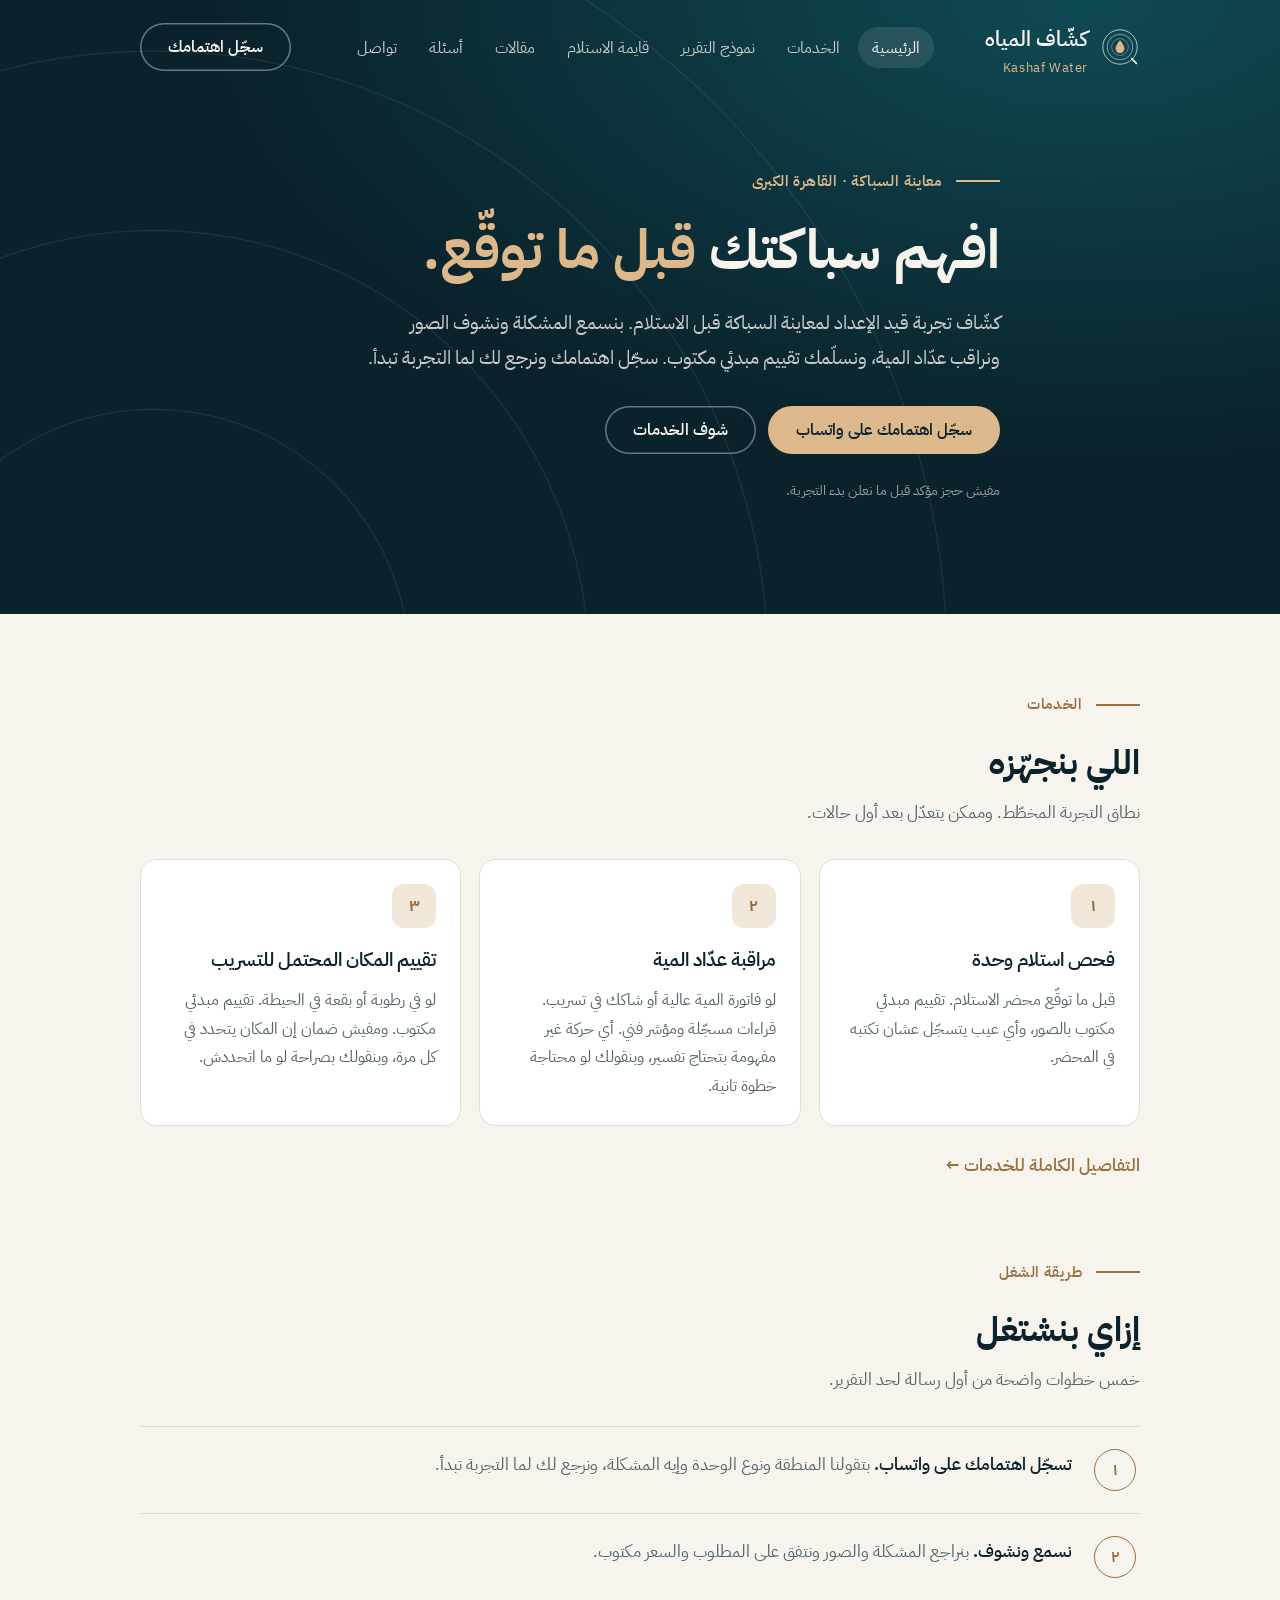
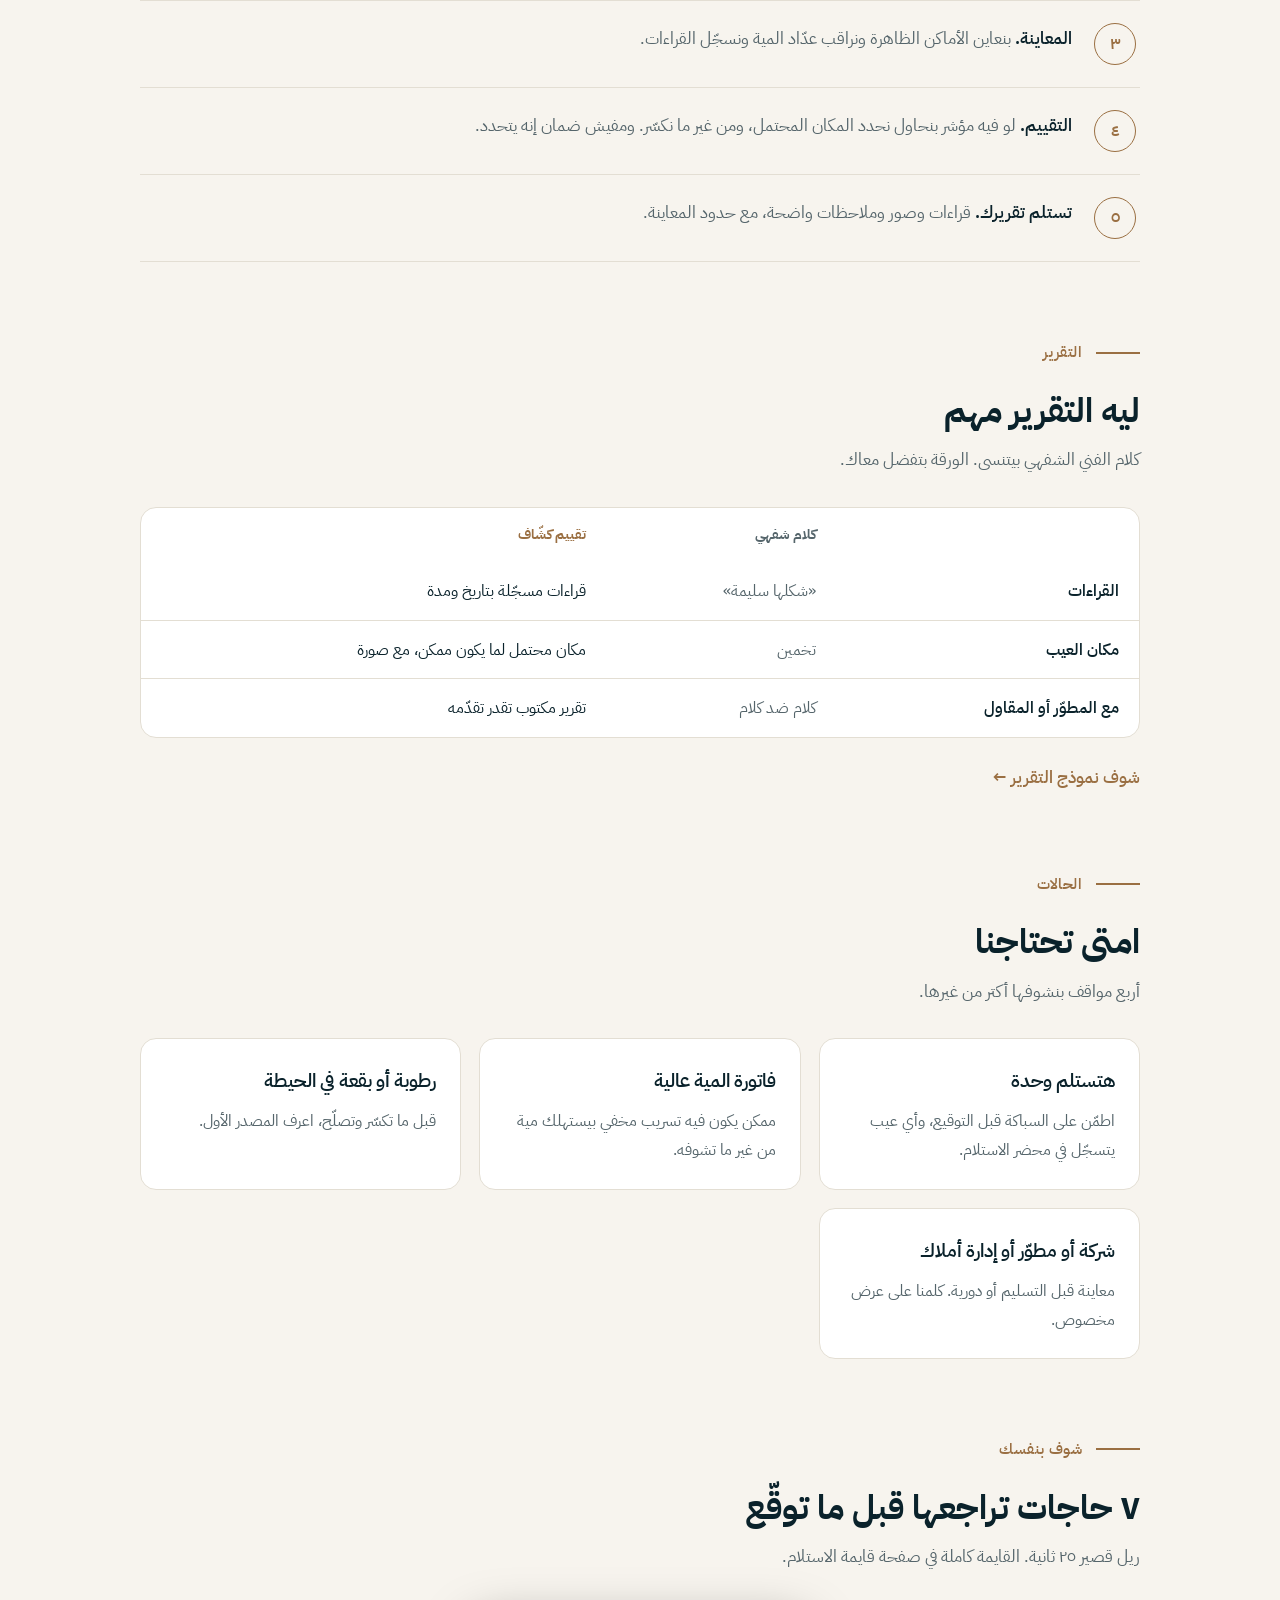
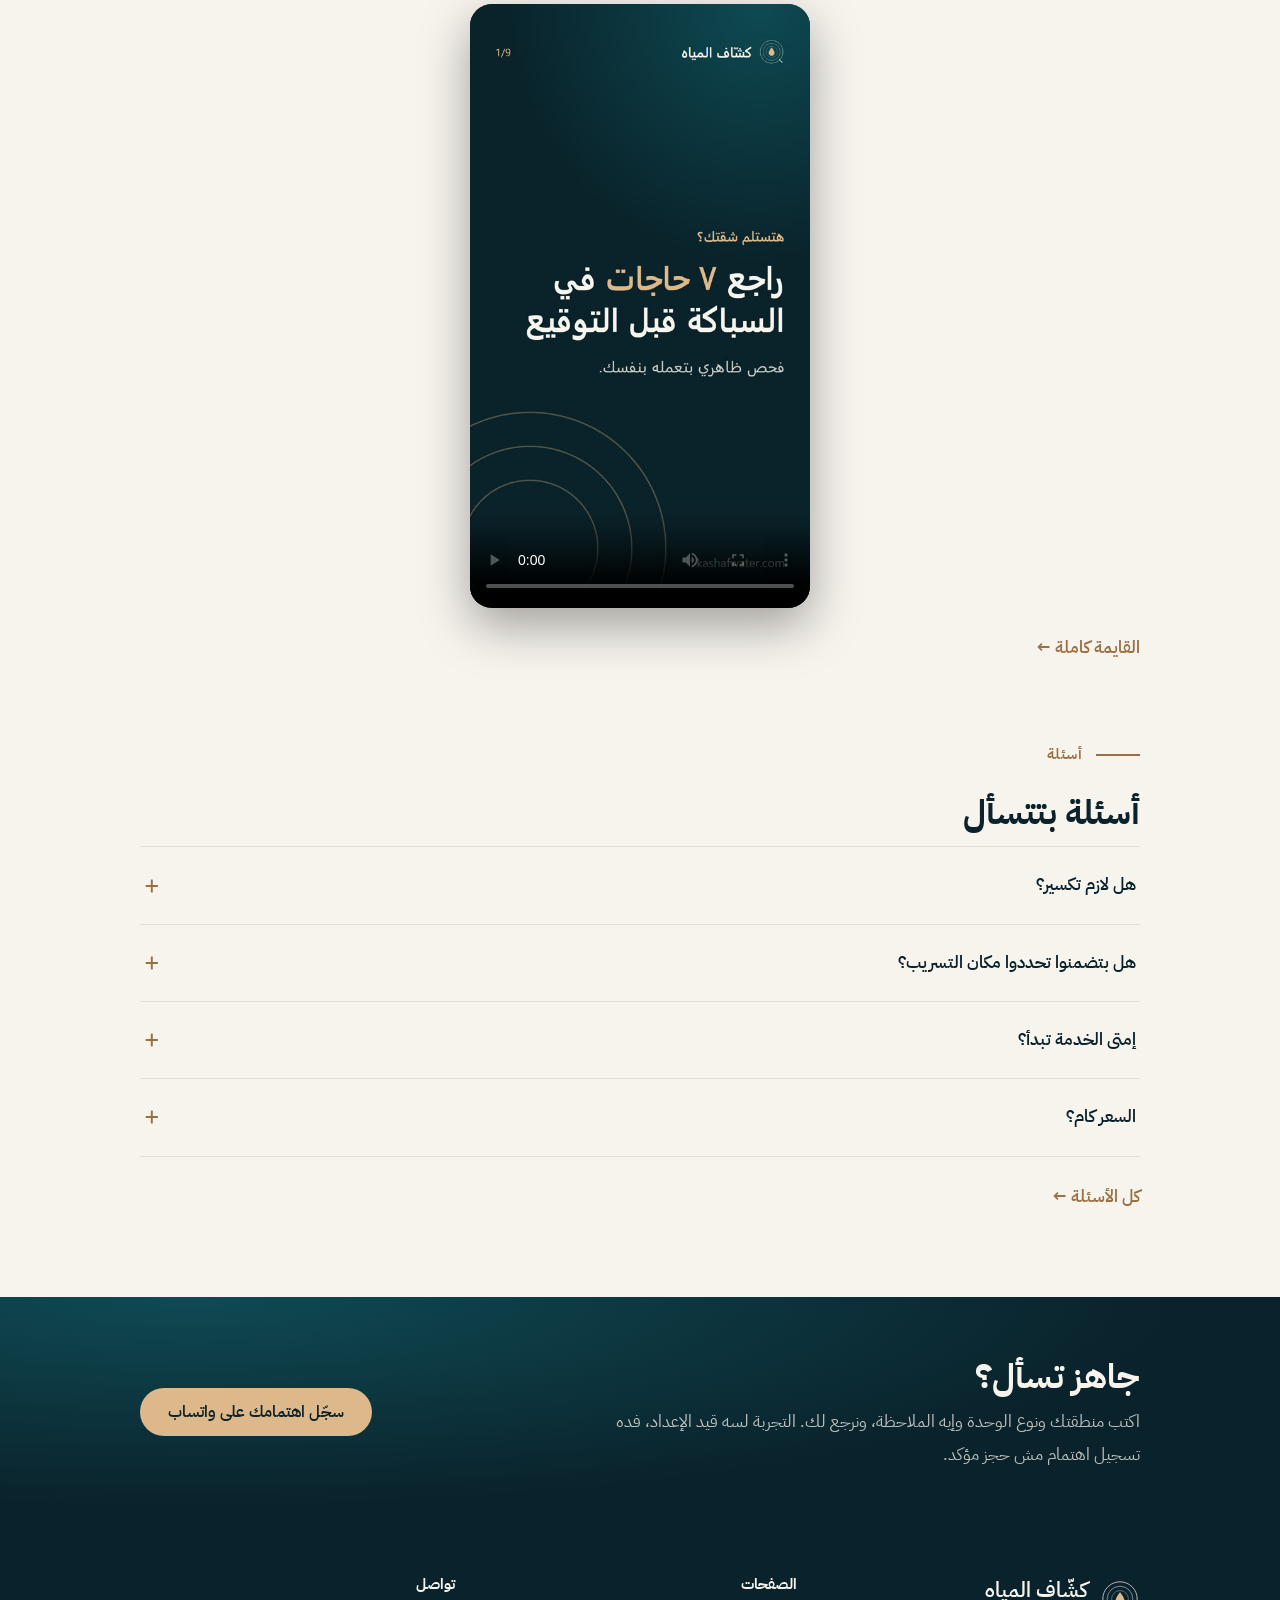
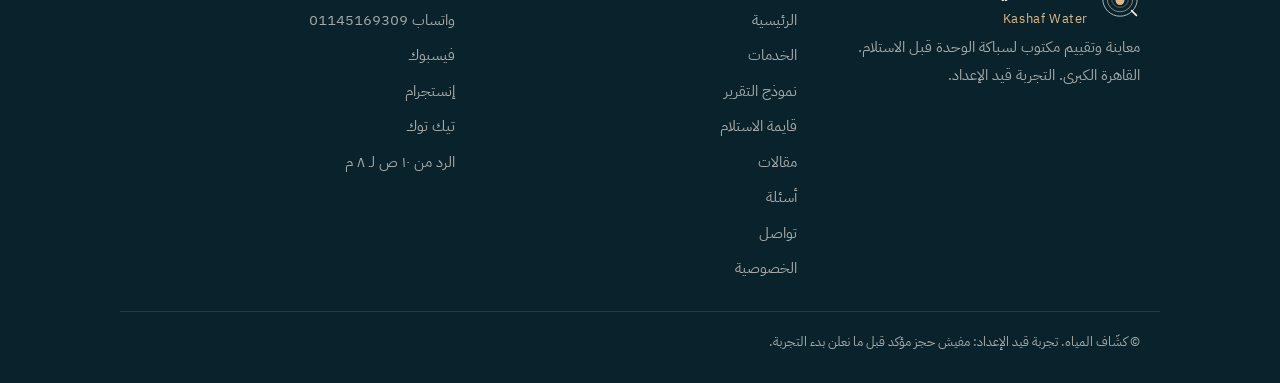
<file: index.html>
<!doctype html>
<html lang="ar" dir="rtl">
<head>
<meta charset="utf-8">
<meta name="viewport" content="width=device-width, initial-scale=1">
<title>كشّاف المياه | افهم سباكتك قبل ما توقّع</title>
<meta name="description" content="كشّاف المياه: معاينة وتقييم مكتوب لسباكة الوحدة قبل الاستلام في القاهرة الكبرى. تجربة قيد الإعداد، سجّل اهتمامك على واتساب.">
<meta name="theme-color" content="#0A222B">
<link rel="canonical" href="https://kashafwater.com/">
<meta property="og:type" content="website">
<meta property="og:locale" content="ar_EG">
<meta property="og:site_name" content="كشّاف المياه">
<meta property="og:title" content="كشّاف المياه | افهم سباكتك قبل ما توقّع">
<meta property="og:description" content="كشّاف المياه: معاينة وتقييم مكتوب لسباكة الوحدة قبل الاستلام في القاهرة الكبرى. تجربة قيد الإعداد، سجّل اهتمامك على واتساب.">
<meta property="og:url" content="https://kashafwater.com/">
<meta property="og:image" content="https://kashafwater.com/og-image.png">
<meta name="twitter:card" content="summary_large_image">
<link rel="icon" href="favicon.svg" type="image/svg+xml">
<link rel="preconnect" href="https://fonts.googleapis.com">
<link rel="preconnect" href="https://fonts.gstatic.com" crossorigin>
<link rel="stylesheet" href="https://fonts.googleapis.com/css2?family=IBM+Plex+Sans+Arabic:wght@400;500;600;700&display=swap">
<link rel="stylesheet" href="style.css">
<script type="application/ld+json">{"@context":"https://schema.org","@type":"Organization","name":"كشّاف المياه","alternateName":"Kashaf Water","url":"https://kashafwater.com/","sameAs":["https://www.facebook.com/profile.php?id=61596914035913","https://www.instagram.com/kashafwater/","https://www.tiktok.com/@kashafwater"],"description":"معاينة وتقييم مكتوب لسباكة الوحدة قبل الاستلام في القاهرة الكبرى.","areaServed":"القاهرة الكبرى","contactPoint":{"@type":"ContactPoint","telephone":"+201145169309","contactType":"customer service","availableLanguage":"ar"}}</script>
</head>
<body>
<a class="skip" href="#main">تخطّى للمحتوى</a>
<div class="hero-wrap home">
  <header class="top"><div class="in bar">
    <a class="brand" href="index.html" aria-label="كشّاف المياه"><svg viewBox="0 0 200 200" aria-hidden="true"><g fill="none" stroke="#F7F4EE" stroke-width="3.5"><circle cx="100" cy="100" r="86"/><circle cx="100" cy="100" r="64" stroke-opacity=".7"/><circle cx="100" cy="100" r="42" stroke-opacity=".45"/></g><path d="M100 66C100 66 78 92 78 108a22 22 0 0 0 44 0C122 92 100 66 100 66Z" fill="#DDB88A"/><path d="M158 158L182 182" stroke="#F7F4EE" stroke-width="8" stroke-linecap="round"/></svg><span>كشّاف المياه<small>Kashaf Water</small></span></a>
    <nav class="links" aria-label="الأقسام"><a href="index.html" aria-current="page">الرئيسية</a><a href="services.html">الخدمات</a><a href="report.html">نموذج التقرير</a><a href="checklist.html">قايمة الاستلام</a><a href="articles.html">مقالات</a><a href="faq.html">أسئلة</a><a href="contact.html">تواصل</a></nav>
    <a class="cta ghost" href="contact.html#register">سجّل اهتمامك</a>
  </div></header>
  <div class="in hero"><p class="eyebrow">معاينة السباكة · القاهرة الكبرى</p><h1>افهم سباكتك <em>قبل ما توقّع.</em></h1><p class="lead">كشّاف تجربة قيد الإعداد لمعاينة السباكة قبل الاستلام. بنسمع المشكلة ونشوف الصور ونراقب عدّاد المية، ونسلّمك تقييم مبدئي مكتوب. سجّل اهتمامك ونرجع لك لما التجربة تبدأ.</p><div class="row"><a class="cta" data-wa="السلام عليكم، عايز أسجّل اهتمامي بتجربة كشّاف" href="https://wa.me/201145169309" rel="noopener">سجّل اهتمامك على واتساب</a><a class="cta ghost" href="services.html">شوف الخدمات</a></div><p class="trust">مفيش حجز مؤكد قبل ما نعلن بدء التجربة.</p></div>
</div>
<main id="main">
<section class="s" id="services"><div class="in"><p class="eyebrow">الخدمات</p><h2>اللي بنجهّزه</h2><p class="sub">نطاق التجربة المخطّط. وممكن يتعدّل بعد أول حالات.</p><div class="grid"><div class="card"><div class="ic">١</div><h3>فحص استلام وحدة</h3><p>قبل ما توقّع محضر الاستلام. تقييم مبدئي مكتوب بالصور، وأي عيب يتسجّل عشان تكتبه في المحضر.</p></div><div class="card"><div class="ic">٢</div><h3>مراقبة عدّاد المية</h3><p>لو فاتورة المية عالية أو شاكك في تسريب. قراءات مسجّلة ومؤشر فني. أي حركة غير مفهومة بتحتاج تفسير، وبنقولك لو محتاجة خطوة تانية.</p></div><div class="card"><div class="ic">٣</div><h3>تقييم المكان المحتمل للتسريب</h3><p>لو في رطوبة أو بقعة في الحيطة. تقييم مبدئي مكتوب. ومفيش ضمان إن المكان يتحدد في كل مرة، وبنقولك بصراحة لو ما اتحددش.</p></div></div><p class="more"><a href="services.html">التفاصيل الكاملة للخدمات ←</a></p></div></section>
<section class="s" id="how"><div class="in"><p class="eyebrow">طريقة الشغل</p><h2>إزاي بنشتغل</h2><p class="sub">خمس خطوات واضحة من أول رسالة لحد التقرير.</p><ol class="steps">
      <li><b class="n">١</b><div><b>تسجّل اهتمامك على واتساب.</b> بتقولنا المنطقة ونوع الوحدة وإيه المشكلة، ونرجع لك لما التجربة تبدأ.</div></li>
      <li><b class="n">٢</b><div><b>نسمع ونشوف.</b> بنراجع المشكلة والصور ونتفق على المطلوب والسعر مكتوب.</div></li>
      <li><b class="n">٣</b><div><b>المعاينة.</b> بنعاين الأماكن الظاهرة ونراقب عدّاد المية ونسجّل القراءات.</div></li>
      <li><b class="n">٤</b><div><b>التقييم.</b> لو فيه مؤشر بنحاول نحدد المكان المحتمل، ومن غير ما نكسّر. ومفيش ضمان إنه يتحدد.</div></li>
      <li><b class="n">٥</b><div><b>تستلم تقريرك.</b> قراءات وصور وملاحظات واضحة، مع حدود المعاينة.</div></li></ol></div></section>
<section class="s" id="why"><div class="in"><p class="eyebrow">التقرير</p><h2>ليه التقرير مهم</h2><p class="sub">كلام الفني الشفهي بيتنسى. الورقة بتفضل معاك.</p><div class="compare"><table><thead><tr><th></th><th>كلام شفهي</th><th>تقييم كشّاف</th></tr></thead><tbody>
      <tr><td>القراءات</td><td>«شكلها سليمة»</td><td>قراءات مسجّلة بتاريخ ومدة</td></tr>
      <tr><td>مكان العيب</td><td>تخمين</td><td>مكان محتمل لما يكون ممكن، مع صورة</td></tr>
      <tr><td>مع المطوّر أو المقاول</td><td>كلام ضد كلام</td><td>تقرير مكتوب تقدر تقدّمه</td></tr></tbody></table></div><p class="more"><a href="report.html">شوف نموذج التقرير ←</a></p></div></section>
<section class="s" id="when"><div class="in"><p class="eyebrow">الحالات</p><h2>امتى تحتاجنا</h2><p class="sub">أربع مواقف بنشوفها أكتر من غيرها.</p><div class="grid">
      <div class="card"><h3>هتستلم وحدة</h3><p>اطمّن على السباكة قبل التوقيع، وأي عيب يتسجّل في محضر الاستلام.</p></div>
      <div class="card"><h3>فاتورة المية عالية</h3><p>ممكن يكون فيه تسريب مخفي بيستهلك مية من غير ما تشوفه.</p></div>
      <div class="card"><h3>رطوبة أو بقعة في الحيطة</h3><p>قبل ما تكسّر وتصلّح، اعرف المصدر الأول.</p></div>
      <div class="card"><h3>شركة أو مطوّر أو إدارة أملاك</h3><p>معاينة قبل التسليم أو دورية. كلمنا على عرض مخصوص.</p></div></div></div></section>
<section class="s" id="video"><div class="in"><p class="eyebrow">شوف بنفسك</p><h2>٧ حاجات تراجعها قبل ما توقّع</h2><p class="sub">ريل قصير ٢٥ ثانية. القايمة كاملة في صفحة قايمة الاستلام.</p><div class="vid"><video controls playsinline preload="metadata" poster="reel-poster.jpg" src="reel-7-things.mp4"></video></div><p class="more"><a href="checklist.html">القايمة كاملة ←</a></p></div></section>
<section class="s" id="faq"><div class="in"><p class="eyebrow">أسئلة</p><h2>أسئلة بتتسأل</h2><details><summary>هل لازم تكسير؟</summary><p>لأ. بنحاول نحدد المكان المحتمل بالمعاينة عشان التكسير يتقلّل. ولو العيب في مكان مش بيتوصّل له، هنقولك قبل ما نبدأ. أي تكسير أو إصلاح خطوة منفصلة ومحتاجة موافقتك كتابة.</p></details><details><summary>هل بتضمنوا تحددوا مكان التسريب؟</summary><p>لأ. بنحاول بالمعاينة ونقولك بصراحة لو المكان ما اتحددش، ومن غير مبالغة. مراقبة العدّاد بتدّينا مؤشر هل فيه تسريب ولا لأ.</p></details><details><summary>إمتى الخدمة تبدأ؟</summary><p>التجربة قيد الإعداد ومفيش ميعاد حجز مؤكد لسه. سجّل اهتمامك وهنبلّغك أول ما نعلن بدايتها.</p></details><details><summary>السعر كام؟</summary><p>السعر بيتحدد حسب المنطقة ونوع الوحدة والخدمة، وبيتبعتلك مكتوب قبل أي زيارة. مفيش دفع قبل ما توافق على السعر.</p></details><p class="more"><a href="faq.html">كل الأسئلة ←</a></p></div></section>
<section class="band">
  <div class="in band-in">
    <div><h2>جاهز تسأل؟</h2><p>اكتب منطقتك ونوع الوحدة وإيه الملاحظة، ونرجع لك. التجربة لسه قيد الإعداد، فده تسجيل اهتمام مش حجز مؤكد.</p></div>
    <a class="cta" data-wa="السلام عليكم، عايز أسجّل اهتمامي بتجربة كشّاف" href="https://wa.me/201145169309" rel="noopener">سجّل اهتمامك على واتساب</a>
  </div>
</section>
</main>
<footer>
  <div class="in foot">
    <div class="fcol">
      <a class="brand" href="index.html"><svg viewBox="0 0 200 200" aria-hidden="true"><g fill="none" stroke="#F7F4EE" stroke-width="3.5"><circle cx="100" cy="100" r="86"/><circle cx="100" cy="100" r="64" stroke-opacity=".7"/><circle cx="100" cy="100" r="42" stroke-opacity=".45"/></g><path d="M100 66C100 66 78 92 78 108a22 22 0 0 0 44 0C122 92 100 66 100 66Z" fill="#DDB88A"/><path d="M158 158L182 182" stroke="#F7F4EE" stroke-width="8" stroke-linecap="round"/></svg><span>كشّاف المياه<small>Kashaf Water</small></span></a>
      <p>معاينة وتقييم مكتوب لسباكة الوحدة قبل الاستلام. القاهرة الكبرى. التجربة قيد الإعداد.</p>
    </div>
    <div class="fcol"><b>الصفحات</b><a href="index.html">الرئيسية</a><a href="services.html">الخدمات</a><a href="report.html">نموذج التقرير</a><a href="checklist.html">قايمة الاستلام</a><a href="articles.html">مقالات</a><a href="faq.html">أسئلة</a><a href="contact.html">تواصل</a><a href="privacy.html">الخصوصية</a></div>
    <div class="fcol"><b>تواصل</b><a data-wa="السلام عليكم، عايز أسأل عن كشّاف" href="https://wa.me/201145169309" rel="noopener">واتساب <bdi dir="ltr">01145169309</bdi></a><a href="https://www.facebook.com/profile.php?id=61596914035913" rel="noopener me" target="_blank">فيسبوك</a><a href="https://www.instagram.com/kashafwater/" rel="noopener me" target="_blank">إنستجرام</a><a href="https://www.tiktok.com/@kashafwater" rel="noopener me" target="_blank">تيك توك</a><span>الرد من ١٠ ص لـ ٨ م</span></div>
  </div>
  <div class="in copy">© كشّاف المياه. تجربة قيد الإعداد: مفيش حجز مؤكد قبل ما نعلن بدء التجربة.</div>
</footer>
<script src="app.js"></script>
</body>
</html>
</file>
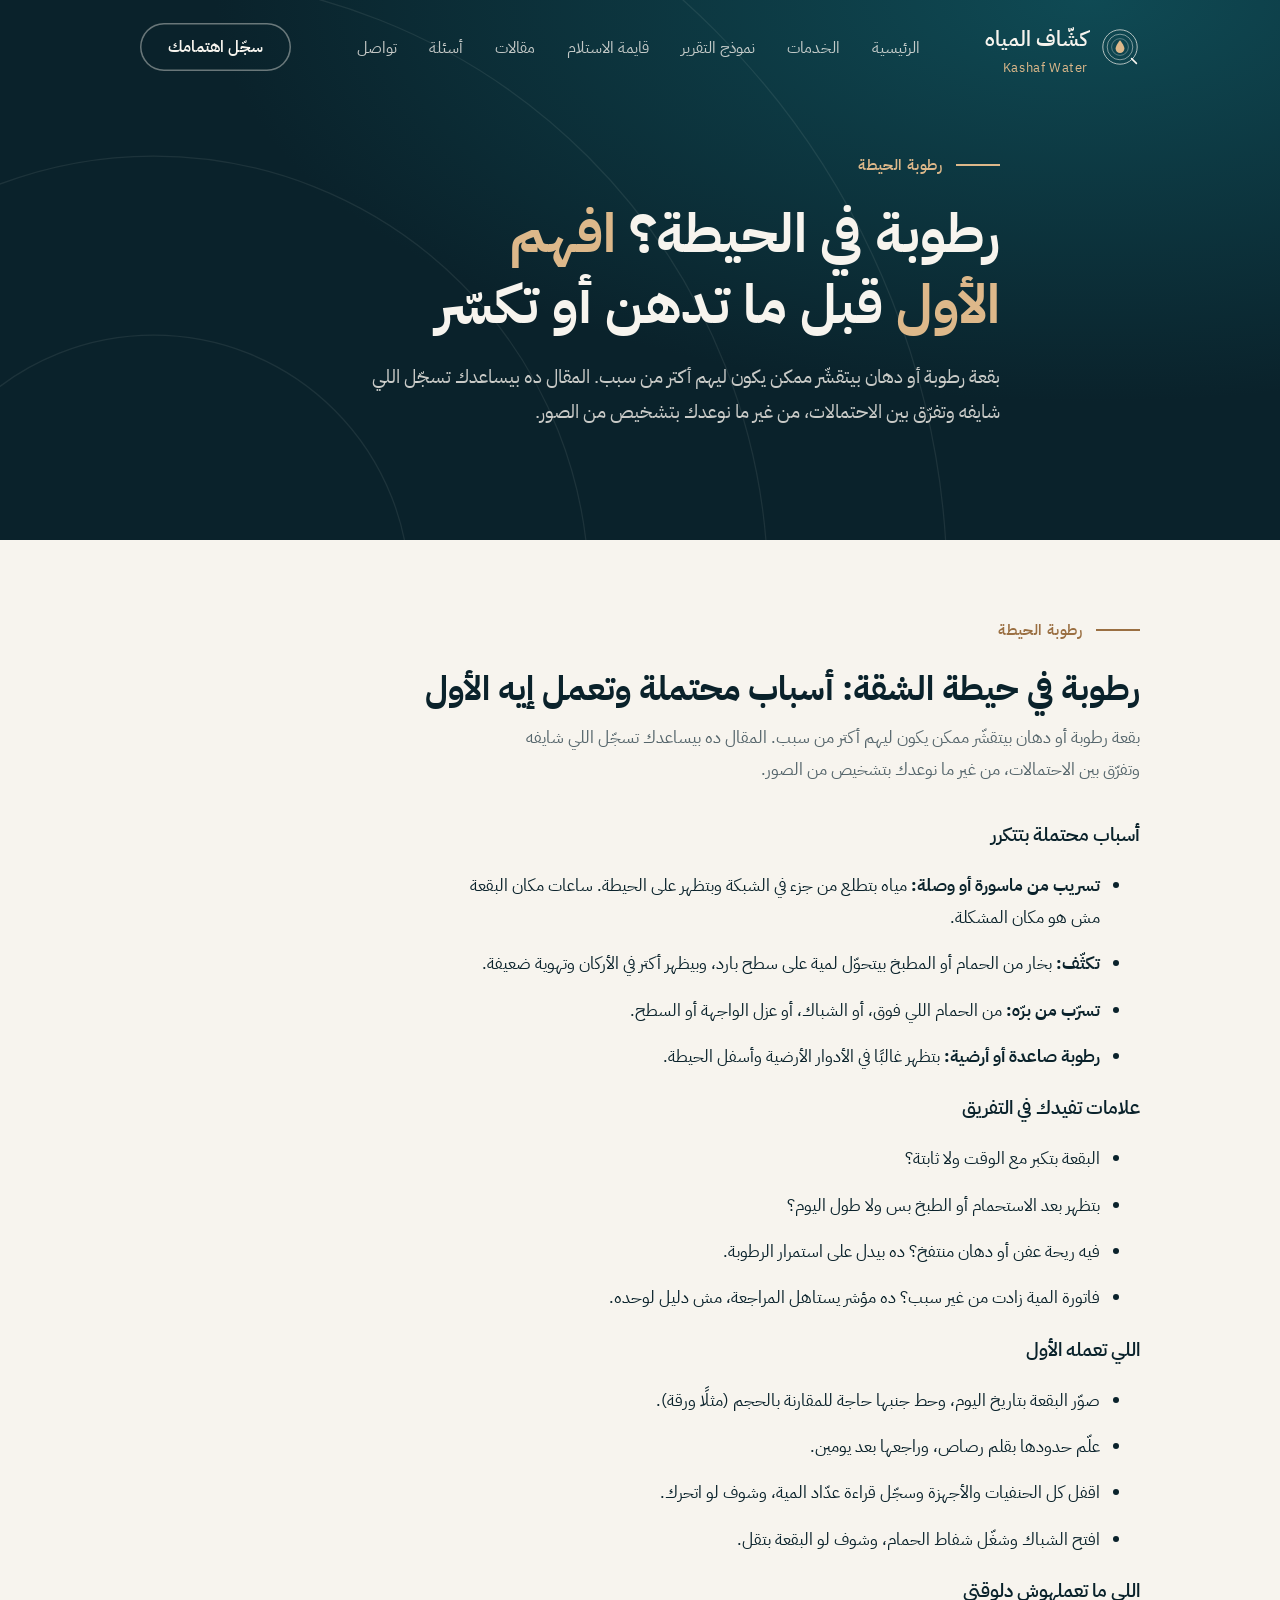
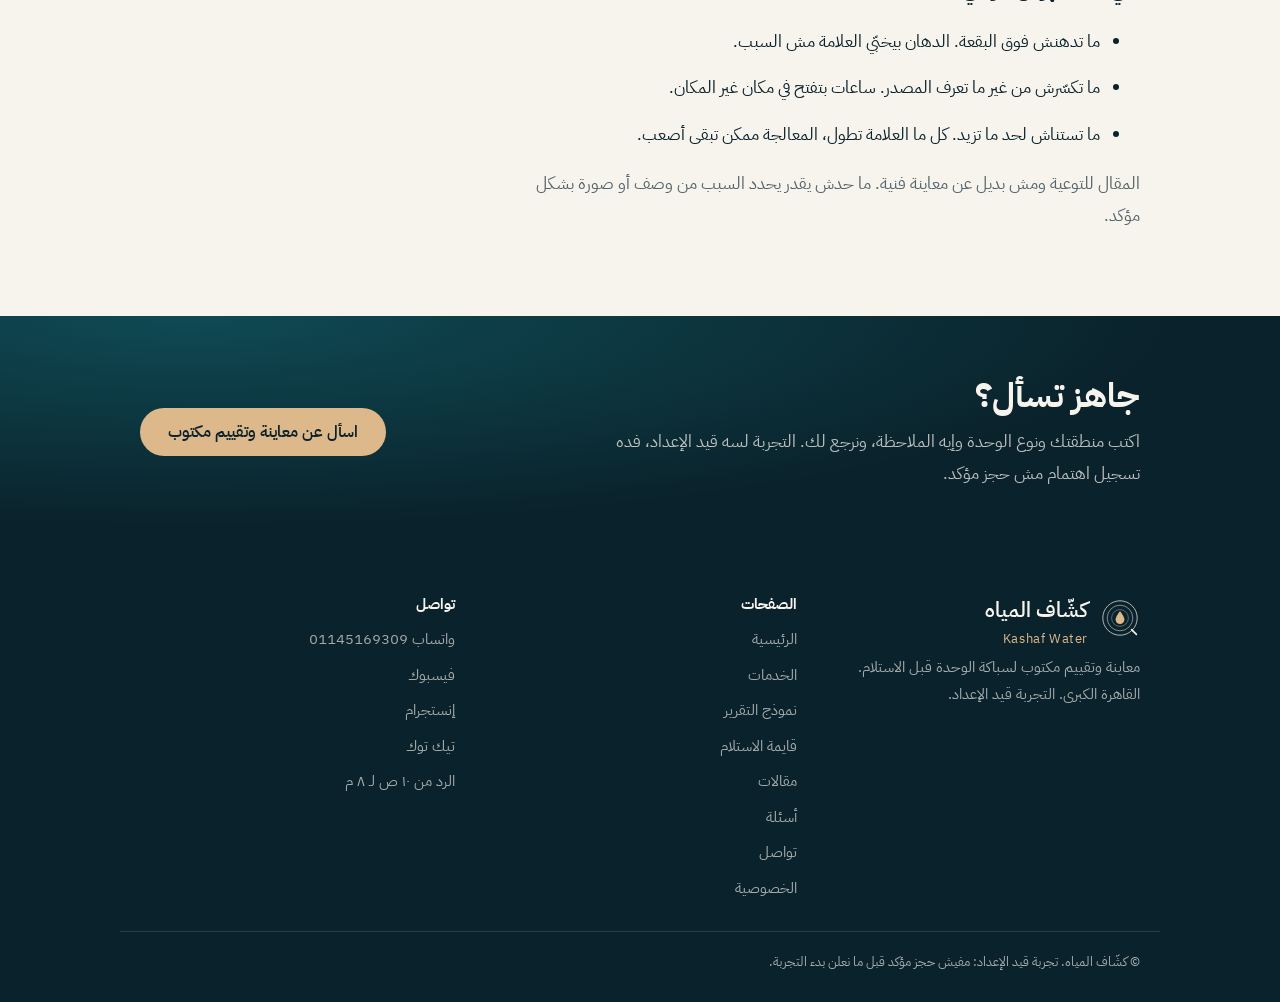
<file: article-damp-wall-causes.html>
<!doctype html>
<html lang="ar" dir="rtl">
<head>
<meta charset="utf-8">
<meta name="viewport" content="width=device-width, initial-scale=1">
<title>رطوبة في حيطة الشقة: أسباب محتملة وتعمل إيه الأول | كشّاف المياه</title>
<meta name="description" content="بقعة رطوبة أو دهان بيتقشّر في الشقة؟ أسباب محتملة شائعة، وخطوات بسيطة تسجّل بيها المشكلة قبل ما تدهن أو تكسّر.">
<meta name="theme-color" content="#0A222B">
<link rel="canonical" href="https://kashafwater.com/article-damp-wall-causes.html">
<meta property="og:type" content="website">
<meta property="og:locale" content="ar_EG">
<meta property="og:site_name" content="كشّاف المياه">
<meta property="og:title" content="رطوبة في حيطة الشقة: أسباب محتملة وتعمل إيه الأول | كشّاف المياه">
<meta property="og:description" content="بقعة رطوبة أو دهان بيتقشّر في الشقة؟ أسباب محتملة شائعة، وخطوات بسيطة تسجّل بيها المشكلة قبل ما تدهن أو تكسّر.">
<meta property="og:url" content="https://kashafwater.com/article-damp-wall-causes.html">
<meta property="og:image" content="https://kashafwater.com/og-image.png">
<meta name="twitter:card" content="summary_large_image">
<link rel="icon" href="favicon.svg" type="image/svg+xml">
<link rel="preconnect" href="https://fonts.googleapis.com">
<link rel="preconnect" href="https://fonts.gstatic.com" crossorigin>
<link rel="stylesheet" href="https://fonts.googleapis.com/css2?family=IBM+Plex+Sans+Arabic:wght@400;500;600;700&display=swap">
<link rel="stylesheet" href="style.css">
<script type="application/ld+json">{"@context":"https://schema.org","@type":"Article","headline":"رطوبة في حيطة الشقة: أسباب محتملة وتعمل إيه الأول","description":"بقعة رطوبة أو دهان بيتقشّر في الشقة؟ أسباب محتملة شائعة، وخطوات بسيطة تسجّل بيها المشكلة قبل ما تدهن أو تكسّر.","inLanguage":"ar","author":{"@type":"Organization","name":"كشّاف المياه"},"publisher":{"@type":"Organization","name":"كشّاف المياه"},"datePublished":"2026-11-28","mainEntityOfPage":"https://kashafwater.com/article-damp-wall-causes.html"}</script>
</head>
<body>
<a class="skip" href="#main">تخطّى للمحتوى</a>
<div class="hero-wrap">
  <header class="top"><div class="in bar">
    <a class="brand" href="index.html" aria-label="كشّاف المياه"><svg viewBox="0 0 200 200" aria-hidden="true"><g fill="none" stroke="#F7F4EE" stroke-width="3.5"><circle cx="100" cy="100" r="86"/><circle cx="100" cy="100" r="64" stroke-opacity=".7"/><circle cx="100" cy="100" r="42" stroke-opacity=".45"/></g><path d="M100 66C100 66 78 92 78 108a22 22 0 0 0 44 0C122 92 100 66 100 66Z" fill="#DDB88A"/><path d="M158 158L182 182" stroke="#F7F4EE" stroke-width="8" stroke-linecap="round"/></svg><span>كشّاف المياه<small>Kashaf Water</small></span></a>
    <nav class="links" aria-label="الأقسام"><a href="index.html">الرئيسية</a><a href="services.html">الخدمات</a><a href="report.html">نموذج التقرير</a><a href="checklist.html">قايمة الاستلام</a><a href="articles.html">مقالات</a><a href="faq.html">أسئلة</a><a href="contact.html">تواصل</a></nav>
    <a class="cta ghost" href="contact.html#register">سجّل اهتمامك</a>
  </div></header>
  <div class="in hero"><p class="eyebrow">رطوبة الحيطة</p><h1>رطوبة في الحيطة؟ <em>افهم الأول</em> قبل ما تدهن أو تكسّر</h1><p class="lead">بقعة رطوبة أو دهان بيتقشّر ممكن يكون ليهم أكتر من سبب. المقال ده بيساعدك تسجّل اللي شايفه وتفرّق بين الاحتمالات، من غير ما نوعدك بتشخيص من الصور.</p></div>
</div>
<main id="main">
<section class="s" id="articledampwallcauseshtml"><div class="in"><p class="eyebrow">رطوبة الحيطة</p><h2>رطوبة في حيطة الشقة: أسباب محتملة وتعمل إيه الأول</h2><p class="sub">بقعة رطوبة أو دهان بيتقشّر ممكن يكون ليهم أكتر من سبب. المقال ده بيساعدك تسجّل اللي شايفه وتفرّق بين الاحتمالات، من غير ما نوعدك بتشخيص من الصور.</p><h3>أسباب محتملة بتتكرر</h3><ul class="prose"><li><b>تسريب من ماسورة أو وصلة:</b> مياه بتطلع من جزء في الشبكة وبتظهر على الحيطة. ساعات مكان البقعة مش هو مكان المشكلة.</li><li><b>تكثّف:</b> بخار من الحمام أو المطبخ بيتحوّل لمية على سطح بارد، وبيظهر أكتر في الأركان وتهوية ضعيفة.</li><li><b>تسرّب من برّه:</b> من الحمام اللي فوق، أو الشباك، أو عزل الواجهة أو السطح.</li><li><b>رطوبة صاعدة أو أرضية:</b> بتظهر غالبًا في الأدوار الأرضية وأسفل الحيطة.</li></ul><h3>علامات تفيدك في التفريق</h3><ul class="prose"><li>البقعة بتكبر مع الوقت ولا ثابتة؟</li><li>بتظهر بعد الاستحمام أو الطبخ بس ولا طول اليوم؟</li><li>فيه ريحة عفن أو دهان منتفخ؟ ده بيدل على استمرار الرطوبة.</li><li>فاتورة المية زادت من غير سبب؟ ده مؤشر يستاهل المراجعة، مش دليل لوحده.</li></ul><h3>اللي تعمله الأول</h3><ul class="prose"><li>صوّر البقعة بتاريخ اليوم، وحط جنبها حاجة للمقارنة بالحجم (مثلًا ورقة).</li><li>علّم حدودها بقلم رصاص، وراجعها بعد يومين.</li><li>اقفل كل الحنفيات والأجهزة وسجّل قراءة عدّاد المية، وشوف لو اتحرك.</li><li>افتح الشباك وشغّل شفاط الحمام، وشوف لو البقعة بتقل.</li></ul><h3>اللي ما تعملهوش دلوقتي</h3><ul class="prose"><li>ما تدهنش فوق البقعة. الدهان بيخبّي العلامة مش السبب.</li><li>ما تكسّرش من غير ما تعرف المصدر. ساعات بتفتح في مكان غير المكان.</li><li>ما تستناش لحد ما تزيد. كل ما العلامة تطول، المعالجة ممكن تبقى أصعب.</li></ul><p class="sub">المقال للتوعية ومش بديل عن معاينة فنية. ما حدش يقدر يحدد السبب من وصف أو صورة بشكل مؤكد.</p></div></section><section class="band">
  <div class="in band-in">
    <div><h2>جاهز تسأل؟</h2><p>اكتب منطقتك ونوع الوحدة وإيه الملاحظة، ونرجع لك. التجربة لسه قيد الإعداد، فده تسجيل اهتمام مش حجز مؤكد.</p></div>
    <a class="cta" data-wa="السلام عليكم، عايز أسجّل اهتمامي بتجربة كشّاف" href="https://wa.me/201145169309" rel="noopener">اسأل عن معاينة وتقييم مكتوب</a>
  </div>
</section>
</main>
<footer>
  <div class="in foot">
    <div class="fcol">
      <a class="brand" href="index.html"><svg viewBox="0 0 200 200" aria-hidden="true"><g fill="none" stroke="#F7F4EE" stroke-width="3.5"><circle cx="100" cy="100" r="86"/><circle cx="100" cy="100" r="64" stroke-opacity=".7"/><circle cx="100" cy="100" r="42" stroke-opacity=".45"/></g><path d="M100 66C100 66 78 92 78 108a22 22 0 0 0 44 0C122 92 100 66 100 66Z" fill="#DDB88A"/><path d="M158 158L182 182" stroke="#F7F4EE" stroke-width="8" stroke-linecap="round"/></svg><span>كشّاف المياه<small>Kashaf Water</small></span></a>
      <p>معاينة وتقييم مكتوب لسباكة الوحدة قبل الاستلام. القاهرة الكبرى. التجربة قيد الإعداد.</p>
    </div>
    <div class="fcol"><b>الصفحات</b><a href="index.html">الرئيسية</a><a href="services.html">الخدمات</a><a href="report.html">نموذج التقرير</a><a href="checklist.html">قايمة الاستلام</a><a href="articles.html">مقالات</a><a href="faq.html">أسئلة</a><a href="contact.html">تواصل</a><a href="privacy.html">الخصوصية</a></div>
    <div class="fcol"><b>تواصل</b><a data-wa="السلام عليكم، عايز أسأل عن كشّاف" href="https://wa.me/201145169309" rel="noopener">واتساب <bdi dir="ltr">01145169309</bdi></a><a href="https://www.facebook.com/profile.php?id=61596914035913" rel="noopener me" target="_blank">فيسبوك</a><a href="https://www.instagram.com/kashafwater/" rel="noopener me" target="_blank">إنستجرام</a><a href="https://www.tiktok.com/@kashafwater" rel="noopener me" target="_blank">تيك توك</a><span>الرد من ١٠ ص لـ ٨ م</span></div>
  </div>
  <div class="in copy">© كشّاف المياه. تجربة قيد الإعداد: مفيش حجز مؤكد قبل ما نعلن بدء التجربة.</div>
</footer>
<script src="app.js"></script>
</body>
</html>
</file>
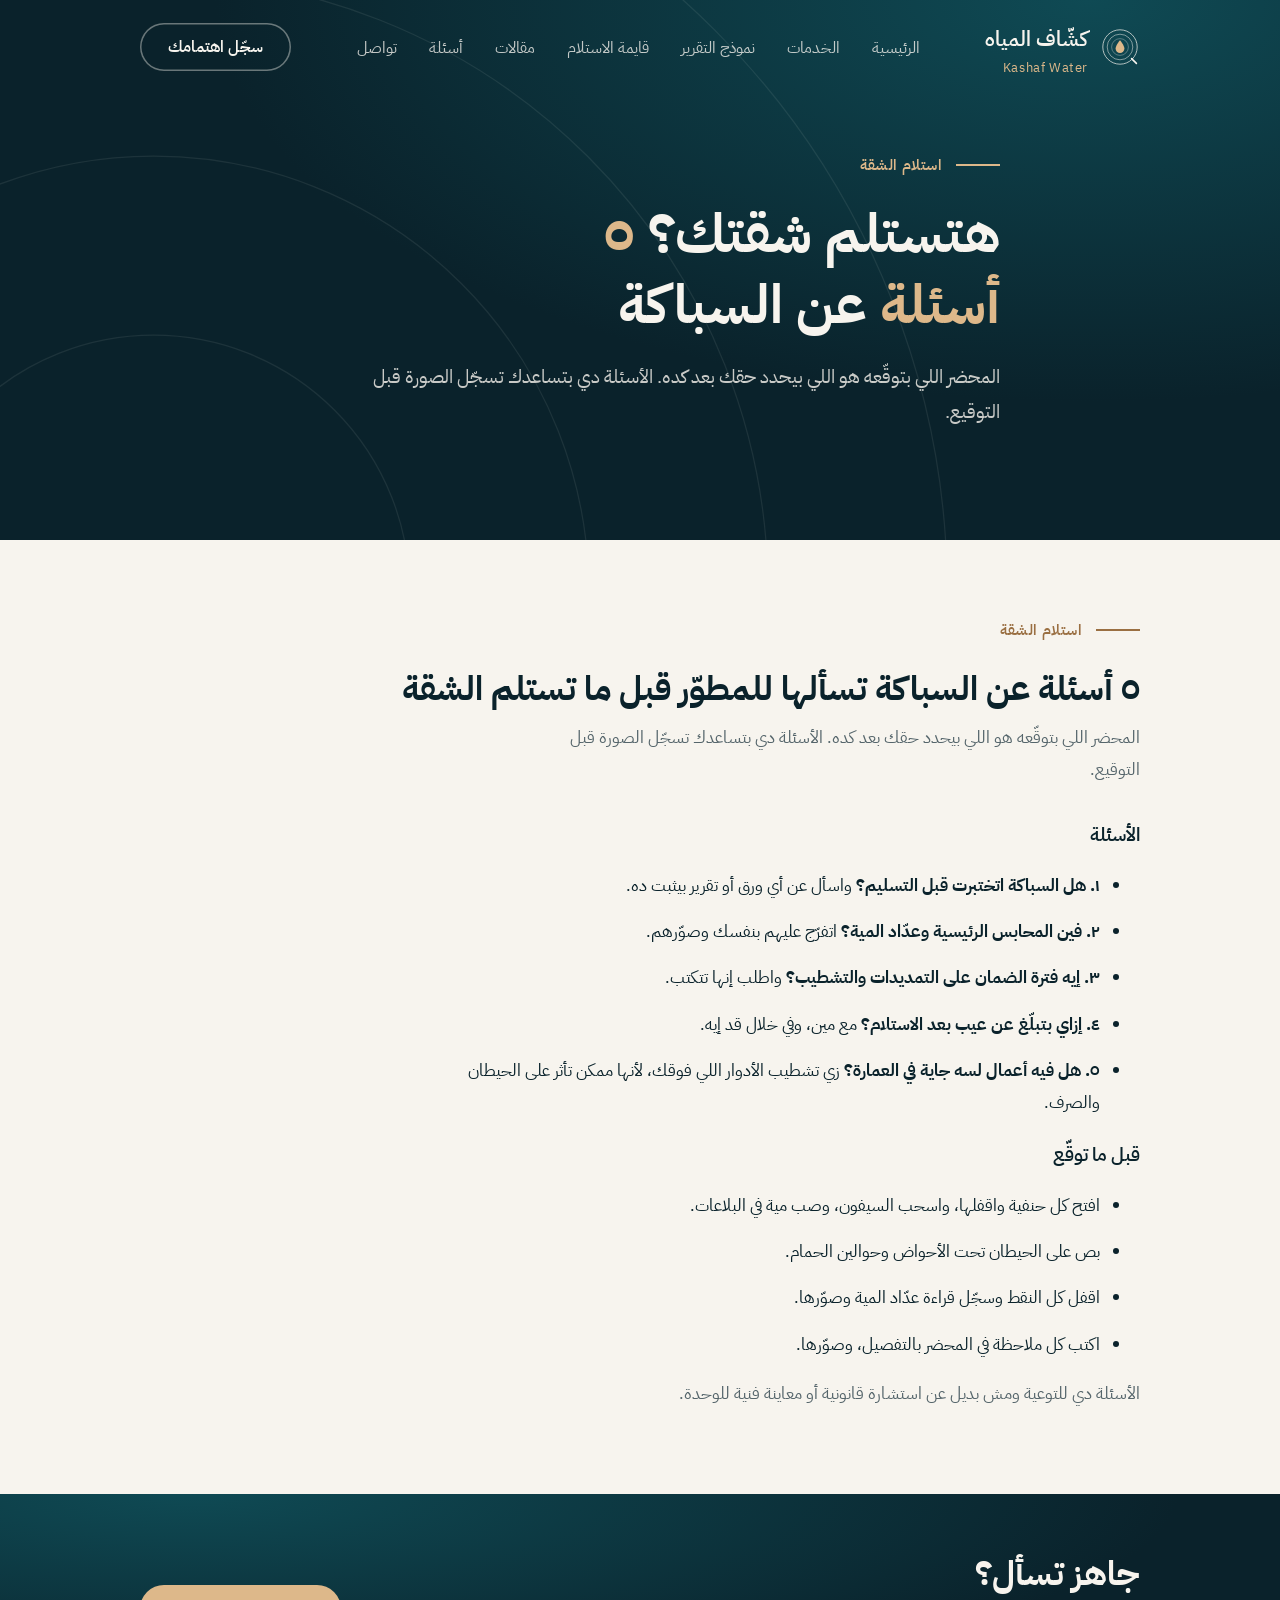
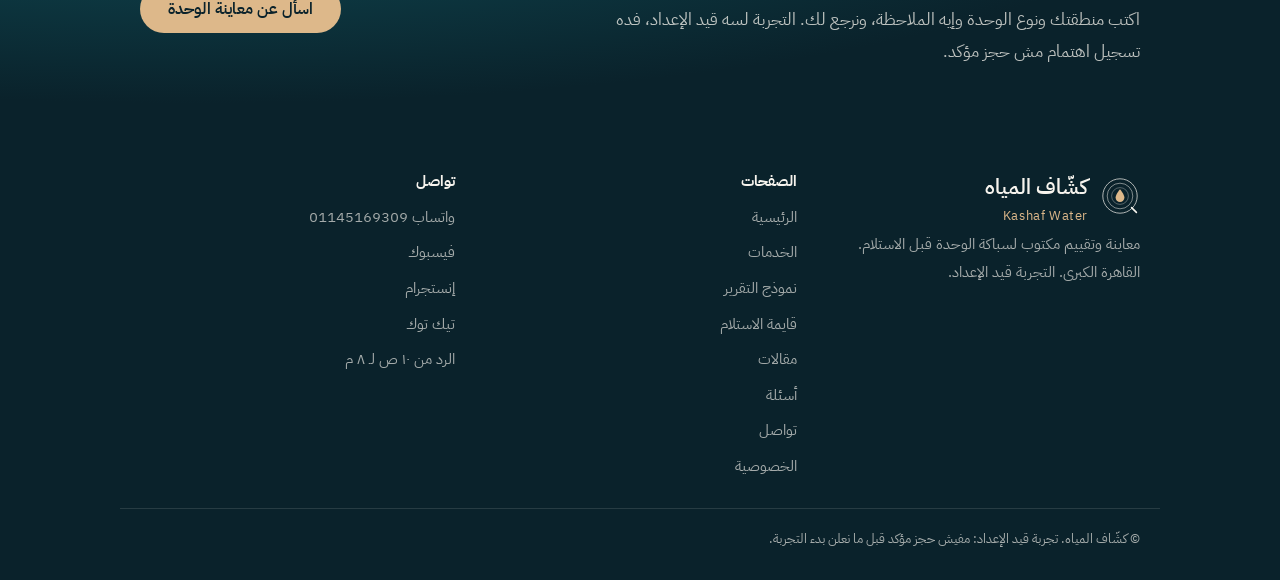
<file: article-handover-questions.html>
<!doctype html>
<html lang="ar" dir="rtl">
<head>
<meta charset="utf-8">
<meta name="viewport" content="width=device-width, initial-scale=1">
<title>٥ أسئلة عن السباكة تسألها للمطوّر قبل ما تستلم الشقة | كشّاف المياه</title>
<meta name="description" content="قبل التوقيع على محضر الاستلام، ٥ أسئلة بسيطة عن السباكة والعدّاد والضمانات تسألها وتسجّل إجاباتها.">
<meta name="theme-color" content="#0A222B">
<link rel="canonical" href="https://kashafwater.com/article-handover-questions.html">
<meta property="og:type" content="website">
<meta property="og:locale" content="ar_EG">
<meta property="og:site_name" content="كشّاف المياه">
<meta property="og:title" content="٥ أسئلة عن السباكة تسألها للمطوّر قبل ما تستلم الشقة | كشّاف المياه">
<meta property="og:description" content="قبل التوقيع على محضر الاستلام، ٥ أسئلة بسيطة عن السباكة والعدّاد والضمانات تسألها وتسجّل إجاباتها.">
<meta property="og:url" content="https://kashafwater.com/article-handover-questions.html">
<meta property="og:image" content="https://kashafwater.com/og-image.png">
<meta name="twitter:card" content="summary_large_image">
<link rel="icon" href="favicon.svg" type="image/svg+xml">
<link rel="preconnect" href="https://fonts.googleapis.com">
<link rel="preconnect" href="https://fonts.gstatic.com" crossorigin>
<link rel="stylesheet" href="https://fonts.googleapis.com/css2?family=IBM+Plex+Sans+Arabic:wght@400;500;600;700&display=swap">
<link rel="stylesheet" href="style.css">
<script type="application/ld+json">{"@context":"https://schema.org","@type":"Article","headline":"٥ أسئلة عن السباكة تسألها للمطوّر قبل ما تستلم الشقة","description":"قبل التوقيع على محضر الاستلام، ٥ أسئلة بسيطة عن السباكة والعدّاد والضمانات تسألها وتسجّل إجاباتها.","inLanguage":"ar","author":{"@type":"Organization","name":"كشّاف المياه"},"publisher":{"@type":"Organization","name":"كشّاف المياه"},"datePublished":"2026-11-28","mainEntityOfPage":"https://kashafwater.com/article-handover-questions.html"}</script>
</head>
<body>
<a class="skip" href="#main">تخطّى للمحتوى</a>
<div class="hero-wrap">
  <header class="top"><div class="in bar">
    <a class="brand" href="index.html" aria-label="كشّاف المياه"><svg viewBox="0 0 200 200" aria-hidden="true"><g fill="none" stroke="#F7F4EE" stroke-width="3.5"><circle cx="100" cy="100" r="86"/><circle cx="100" cy="100" r="64" stroke-opacity=".7"/><circle cx="100" cy="100" r="42" stroke-opacity=".45"/></g><path d="M100 66C100 66 78 92 78 108a22 22 0 0 0 44 0C122 92 100 66 100 66Z" fill="#DDB88A"/><path d="M158 158L182 182" stroke="#F7F4EE" stroke-width="8" stroke-linecap="round"/></svg><span>كشّاف المياه<small>Kashaf Water</small></span></a>
    <nav class="links" aria-label="الأقسام"><a href="index.html">الرئيسية</a><a href="services.html">الخدمات</a><a href="report.html">نموذج التقرير</a><a href="checklist.html">قايمة الاستلام</a><a href="articles.html">مقالات</a><a href="faq.html">أسئلة</a><a href="contact.html">تواصل</a></nav>
    <a class="cta ghost" href="contact.html#register">سجّل اهتمامك</a>
  </div></header>
  <div class="in hero"><p class="eyebrow">استلام الشقة</p><h1>هتستلم شقتك؟ <em>٥ أسئلة</em> عن السباكة</h1><p class="lead">المحضر اللي بتوقّعه هو اللي بيحدد حقك بعد كده. الأسئلة دي بتساعدك تسجّل الصورة قبل التوقيع.</p></div>
</div>
<main id="main">
<section class="s" id="articlehandoverquestionshtml"><div class="in"><p class="eyebrow">استلام الشقة</p><h2>٥ أسئلة عن السباكة تسألها للمطوّر قبل ما تستلم الشقة</h2><p class="sub">المحضر اللي بتوقّعه هو اللي بيحدد حقك بعد كده. الأسئلة دي بتساعدك تسجّل الصورة قبل التوقيع.</p><h3>الأسئلة</h3><ul class="prose"><li><b>١. هل السباكة اتختبرت قبل التسليم؟</b> واسأل عن أي ورق أو تقرير بيثبت ده.</li><li><b>٢. فين المحابس الرئيسية وعدّاد المية؟</b> اتفرّج عليهم بنفسك وصوّرهم.</li><li><b>٣. إيه فترة الضمان على التمديدات والتشطيب؟</b> واطلب إنها تتكتب.</li><li><b>٤. إزاي بتبلّغ عن عيب بعد الاستلام؟</b> مع مين، وفي خلال قد إيه.</li><li><b>٥. هل فيه أعمال لسه جاية في العمارة؟</b> زي تشطيب الأدوار اللي فوقك، لأنها ممكن تأثر على الحيطان والصرف.</li></ul><h3>قبل ما توقّع</h3><ul class="prose"><li>افتح كل حنفية واقفلها، واسحب السيفون، وصب مية في البلاعات.</li><li>بص على الحيطان تحت الأحواض وحوالين الحمام.</li><li>اقفل كل النقط وسجّل قراءة عدّاد المية وصوّرها.</li><li>اكتب كل ملاحظة في المحضر بالتفصيل، وصوّرها.</li></ul><p class="sub">الأسئلة دي للتوعية ومش بديل عن استشارة قانونية أو معاينة فنية للوحدة.</p></div></section><section class="band">
  <div class="in band-in">
    <div><h2>جاهز تسأل؟</h2><p>اكتب منطقتك ونوع الوحدة وإيه الملاحظة، ونرجع لك. التجربة لسه قيد الإعداد، فده تسجيل اهتمام مش حجز مؤكد.</p></div>
    <a class="cta" data-wa="السلام عليكم، عايز أسجّل اهتمامي بتجربة كشّاف" href="https://wa.me/201145169309" rel="noopener">اسأل عن معاينة الوحدة</a>
  </div>
</section>
</main>
<footer>
  <div class="in foot">
    <div class="fcol">
      <a class="brand" href="index.html"><svg viewBox="0 0 200 200" aria-hidden="true"><g fill="none" stroke="#F7F4EE" stroke-width="3.5"><circle cx="100" cy="100" r="86"/><circle cx="100" cy="100" r="64" stroke-opacity=".7"/><circle cx="100" cy="100" r="42" stroke-opacity=".45"/></g><path d="M100 66C100 66 78 92 78 108a22 22 0 0 0 44 0C122 92 100 66 100 66Z" fill="#DDB88A"/><path d="M158 158L182 182" stroke="#F7F4EE" stroke-width="8" stroke-linecap="round"/></svg><span>كشّاف المياه<small>Kashaf Water</small></span></a>
      <p>معاينة وتقييم مكتوب لسباكة الوحدة قبل الاستلام. القاهرة الكبرى. التجربة قيد الإعداد.</p>
    </div>
    <div class="fcol"><b>الصفحات</b><a href="index.html">الرئيسية</a><a href="services.html">الخدمات</a><a href="report.html">نموذج التقرير</a><a href="checklist.html">قايمة الاستلام</a><a href="articles.html">مقالات</a><a href="faq.html">أسئلة</a><a href="contact.html">تواصل</a><a href="privacy.html">الخصوصية</a></div>
    <div class="fcol"><b>تواصل</b><a data-wa="السلام عليكم، عايز أسأل عن كشّاف" href="https://wa.me/201145169309" rel="noopener">واتساب <bdi dir="ltr">01145169309</bdi></a><a href="https://www.facebook.com/profile.php?id=61596914035913" rel="noopener me" target="_blank">فيسبوك</a><a href="https://www.instagram.com/kashafwater/" rel="noopener me" target="_blank">إنستجرام</a><a href="https://www.tiktok.com/@kashafwater" rel="noopener me" target="_blank">تيك توك</a><span>الرد من ١٠ ص لـ ٨ م</span></div>
  </div>
  <div class="in copy">© كشّاف المياه. تجربة قيد الإعداد: مفيش حجز مؤكد قبل ما نعلن بدء التجربة.</div>
</footer>
<script src="app.js"></script>
</body>
</html>
</file>
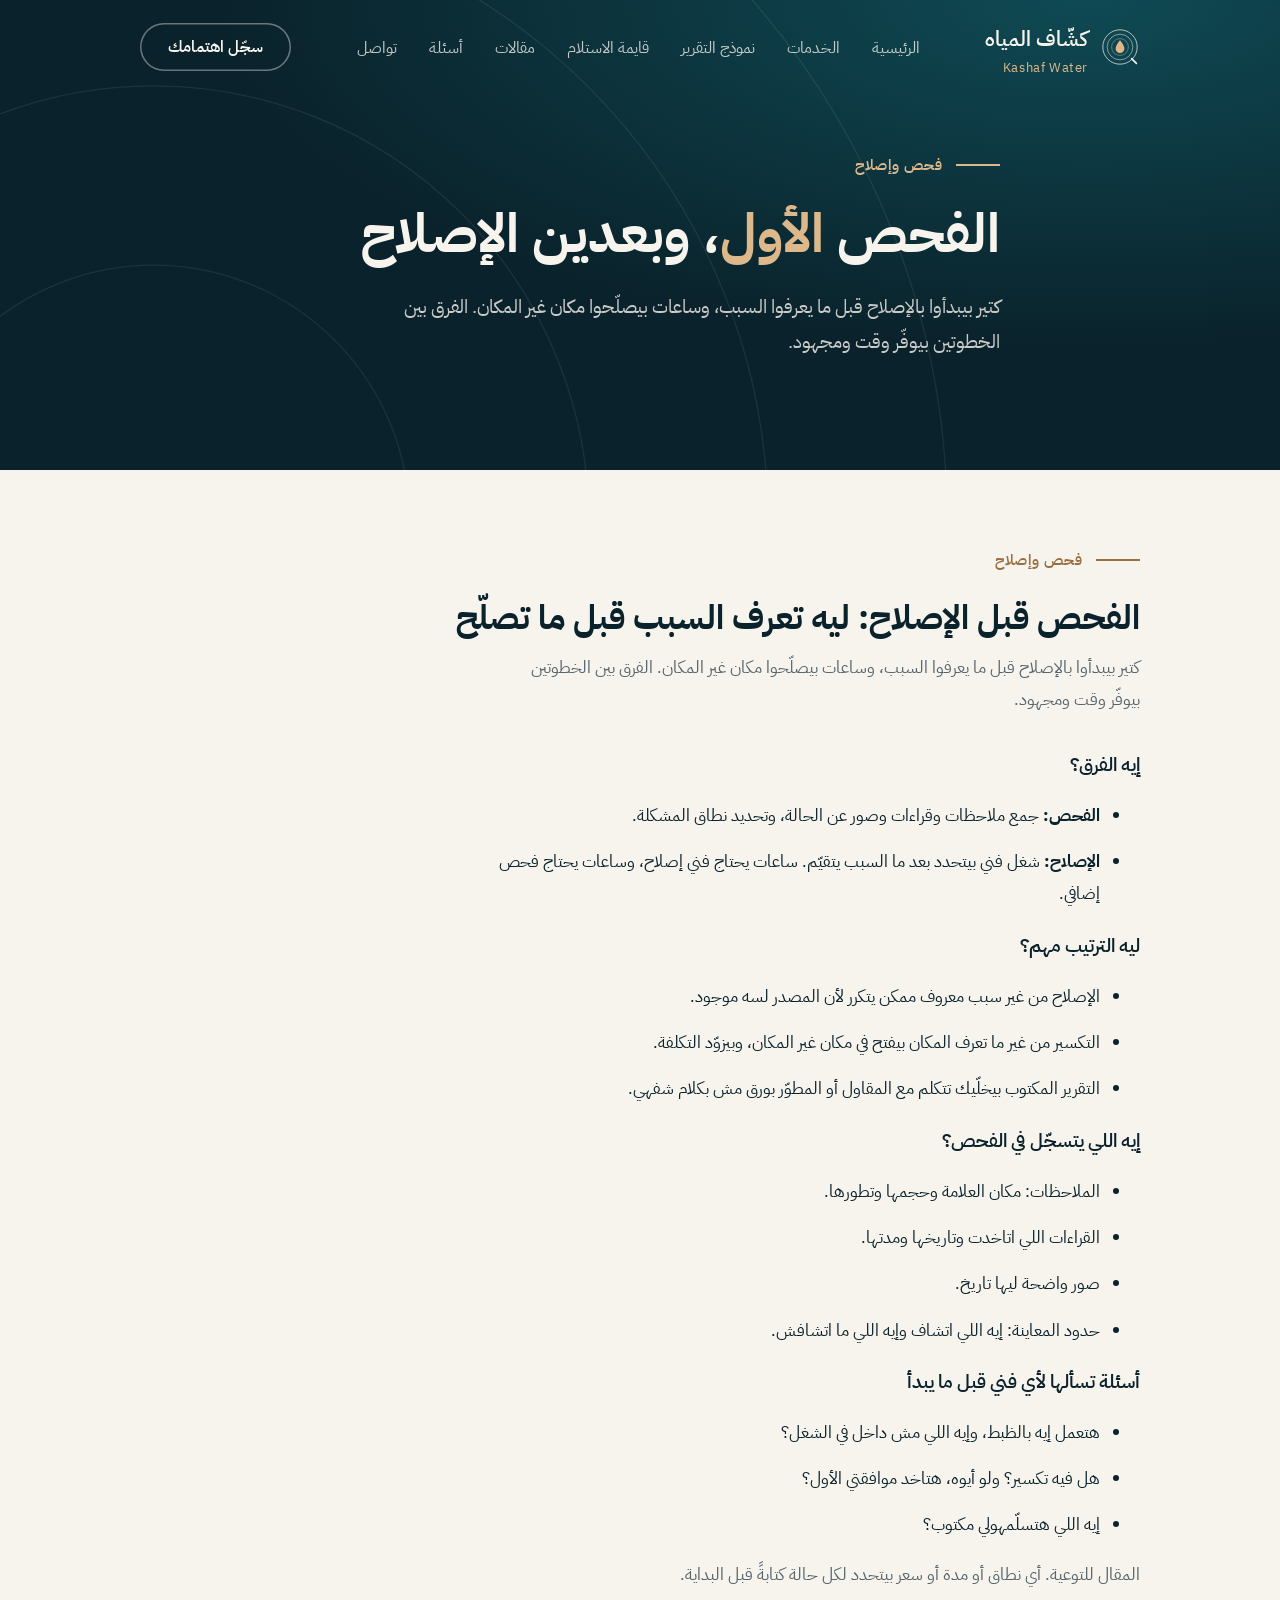
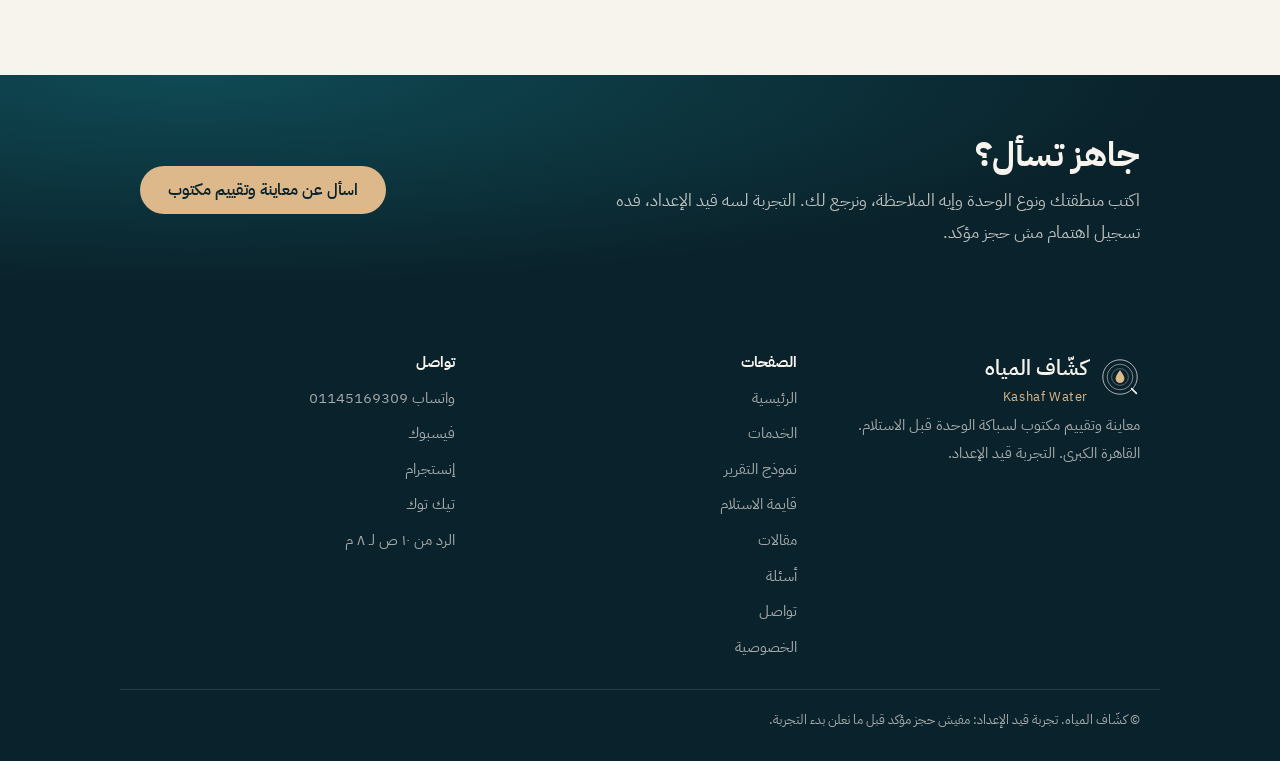
<file: article-inspect-vs-repair.html>
<!doctype html>
<html lang="ar" dir="rtl">
<head>
<meta charset="utf-8">
<meta name="viewport" content="width=device-width, initial-scale=1">
<title>الفحص قبل الإصلاح: ليه تعرف السبب قبل ما تصلّح | كشّاف المياه</title>
<meta name="description" content="الفحص والإصلاح خطوتين مختلفتين. إيه الفرق بينهم، وليه تبدأ بالفحص لما تلاقي رطوبة أو تسريب محتمل.">
<meta name="theme-color" content="#0A222B">
<link rel="canonical" href="https://kashafwater.com/article-inspect-vs-repair.html">
<meta property="og:type" content="website">
<meta property="og:locale" content="ar_EG">
<meta property="og:site_name" content="كشّاف المياه">
<meta property="og:title" content="الفحص قبل الإصلاح: ليه تعرف السبب قبل ما تصلّح | كشّاف المياه">
<meta property="og:description" content="الفحص والإصلاح خطوتين مختلفتين. إيه الفرق بينهم، وليه تبدأ بالفحص لما تلاقي رطوبة أو تسريب محتمل.">
<meta property="og:url" content="https://kashafwater.com/article-inspect-vs-repair.html">
<meta property="og:image" content="https://kashafwater.com/og-image.png">
<meta name="twitter:card" content="summary_large_image">
<link rel="icon" href="favicon.svg" type="image/svg+xml">
<link rel="preconnect" href="https://fonts.googleapis.com">
<link rel="preconnect" href="https://fonts.gstatic.com" crossorigin>
<link rel="stylesheet" href="https://fonts.googleapis.com/css2?family=IBM+Plex+Sans+Arabic:wght@400;500;600;700&display=swap">
<link rel="stylesheet" href="style.css">
<script type="application/ld+json">{"@context":"https://schema.org","@type":"Article","headline":"الفحص قبل الإصلاح: ليه تعرف السبب قبل ما تصلّح","description":"الفحص والإصلاح خطوتين مختلفتين. إيه الفرق بينهم، وليه تبدأ بالفحص لما تلاقي رطوبة أو تسريب محتمل.","inLanguage":"ar","author":{"@type":"Organization","name":"كشّاف المياه"},"publisher":{"@type":"Organization","name":"كشّاف المياه"},"datePublished":"2026-11-28","mainEntityOfPage":"https://kashafwater.com/article-inspect-vs-repair.html"}</script>
</head>
<body>
<a class="skip" href="#main">تخطّى للمحتوى</a>
<div class="hero-wrap">
  <header class="top"><div class="in bar">
    <a class="brand" href="index.html" aria-label="كشّاف المياه"><svg viewBox="0 0 200 200" aria-hidden="true"><g fill="none" stroke="#F7F4EE" stroke-width="3.5"><circle cx="100" cy="100" r="86"/><circle cx="100" cy="100" r="64" stroke-opacity=".7"/><circle cx="100" cy="100" r="42" stroke-opacity=".45"/></g><path d="M100 66C100 66 78 92 78 108a22 22 0 0 0 44 0C122 92 100 66 100 66Z" fill="#DDB88A"/><path d="M158 158L182 182" stroke="#F7F4EE" stroke-width="8" stroke-linecap="round"/></svg><span>كشّاف المياه<small>Kashaf Water</small></span></a>
    <nav class="links" aria-label="الأقسام"><a href="index.html">الرئيسية</a><a href="services.html">الخدمات</a><a href="report.html">نموذج التقرير</a><a href="checklist.html">قايمة الاستلام</a><a href="articles.html">مقالات</a><a href="faq.html">أسئلة</a><a href="contact.html">تواصل</a></nav>
    <a class="cta ghost" href="contact.html#register">سجّل اهتمامك</a>
  </div></header>
  <div class="in hero"><p class="eyebrow">فحص وإصلاح</p><h1>الفحص <em>الأول</em>، وبعدين الإصلاح</h1><p class="lead">كتير بيبدأوا بالإصلاح قبل ما يعرفوا السبب، وساعات بيصلّحوا مكان غير المكان. الفرق بين الخطوتين بيوفّر وقت ومجهود.</p></div>
</div>
<main id="main">
<section class="s" id="articleinspectvsrepairhtml"><div class="in"><p class="eyebrow">فحص وإصلاح</p><h2>الفحص قبل الإصلاح: ليه تعرف السبب قبل ما تصلّح</h2><p class="sub">كتير بيبدأوا بالإصلاح قبل ما يعرفوا السبب، وساعات بيصلّحوا مكان غير المكان. الفرق بين الخطوتين بيوفّر وقت ومجهود.</p><h3>إيه الفرق؟</h3><ul class="prose"><li><b>الفحص:</b> جمع ملاحظات وقراءات وصور عن الحالة، وتحديد نطاق المشكلة.</li><li><b>الإصلاح:</b> شغل فني بيتحدد بعد ما السبب يتقيّم. ساعات يحتاج فني إصلاح، وساعات يحتاج فحص إضافي.</li></ul><h3>ليه الترتيب مهم؟</h3><ul class="prose"><li>الإصلاح من غير سبب معروف ممكن يتكرر لأن المصدر لسه موجود.</li><li>التكسير من غير ما تعرف المكان بيفتح في مكان غير المكان، وبيزوّد التكلفة.</li><li>التقرير المكتوب بيخلّيك تتكلم مع المقاول أو المطوّر بورق مش بكلام شفهي.</li></ul><h3>إيه اللي يتسجّل في الفحص؟</h3><ul class="prose"><li>الملاحظات: مكان العلامة وحجمها وتطورها.</li><li>القراءات اللي اتاخدت وتاريخها ومدتها.</li><li>صور واضحة ليها تاريخ.</li><li>حدود المعاينة: إيه اللي اتشاف وإيه اللي ما اتشافش.</li></ul><h3>أسئلة تسألها لأي فني قبل ما يبدأ</h3><ul class="prose"><li>هتعمل إيه بالظبط، وإيه اللي مش داخل في الشغل؟</li><li>هل فيه تكسير؟ ولو أيوه، هتاخد موافقتي الأول؟</li><li>إيه اللي هتسلّمهولي مكتوب؟</li></ul><p class="sub">المقال للتوعية. أي نطاق أو مدة أو سعر بيتحدد لكل حالة كتابةً قبل البداية.</p></div></section><section class="band">
  <div class="in band-in">
    <div><h2>جاهز تسأل؟</h2><p>اكتب منطقتك ونوع الوحدة وإيه الملاحظة، ونرجع لك. التجربة لسه قيد الإعداد، فده تسجيل اهتمام مش حجز مؤكد.</p></div>
    <a class="cta" data-wa="السلام عليكم، عايز أسجّل اهتمامي بتجربة كشّاف" href="https://wa.me/201145169309" rel="noopener">اسأل عن معاينة وتقييم مكتوب</a>
  </div>
</section>
</main>
<footer>
  <div class="in foot">
    <div class="fcol">
      <a class="brand" href="index.html"><svg viewBox="0 0 200 200" aria-hidden="true"><g fill="none" stroke="#F7F4EE" stroke-width="3.5"><circle cx="100" cy="100" r="86"/><circle cx="100" cy="100" r="64" stroke-opacity=".7"/><circle cx="100" cy="100" r="42" stroke-opacity=".45"/></g><path d="M100 66C100 66 78 92 78 108a22 22 0 0 0 44 0C122 92 100 66 100 66Z" fill="#DDB88A"/><path d="M158 158L182 182" stroke="#F7F4EE" stroke-width="8" stroke-linecap="round"/></svg><span>كشّاف المياه<small>Kashaf Water</small></span></a>
      <p>معاينة وتقييم مكتوب لسباكة الوحدة قبل الاستلام. القاهرة الكبرى. التجربة قيد الإعداد.</p>
    </div>
    <div class="fcol"><b>الصفحات</b><a href="index.html">الرئيسية</a><a href="services.html">الخدمات</a><a href="report.html">نموذج التقرير</a><a href="checklist.html">قايمة الاستلام</a><a href="articles.html">مقالات</a><a href="faq.html">أسئلة</a><a href="contact.html">تواصل</a><a href="privacy.html">الخصوصية</a></div>
    <div class="fcol"><b>تواصل</b><a data-wa="السلام عليكم، عايز أسأل عن كشّاف" href="https://wa.me/201145169309" rel="noopener">واتساب <bdi dir="ltr">01145169309</bdi></a><a href="https://www.facebook.com/profile.php?id=61596914035913" rel="noopener me" target="_blank">فيسبوك</a><a href="https://www.instagram.com/kashafwater/" rel="noopener me" target="_blank">إنستجرام</a><a href="https://www.tiktok.com/@kashafwater" rel="noopener me" target="_blank">تيك توك</a><span>الرد من ١٠ ص لـ ٨ م</span></div>
  </div>
  <div class="in copy">© كشّاف المياه. تجربة قيد الإعداد: مفيش حجز مؤكد قبل ما نعلن بدء التجربة.</div>
</footer>
<script src="app.js"></script>
</body>
</html>
</file>
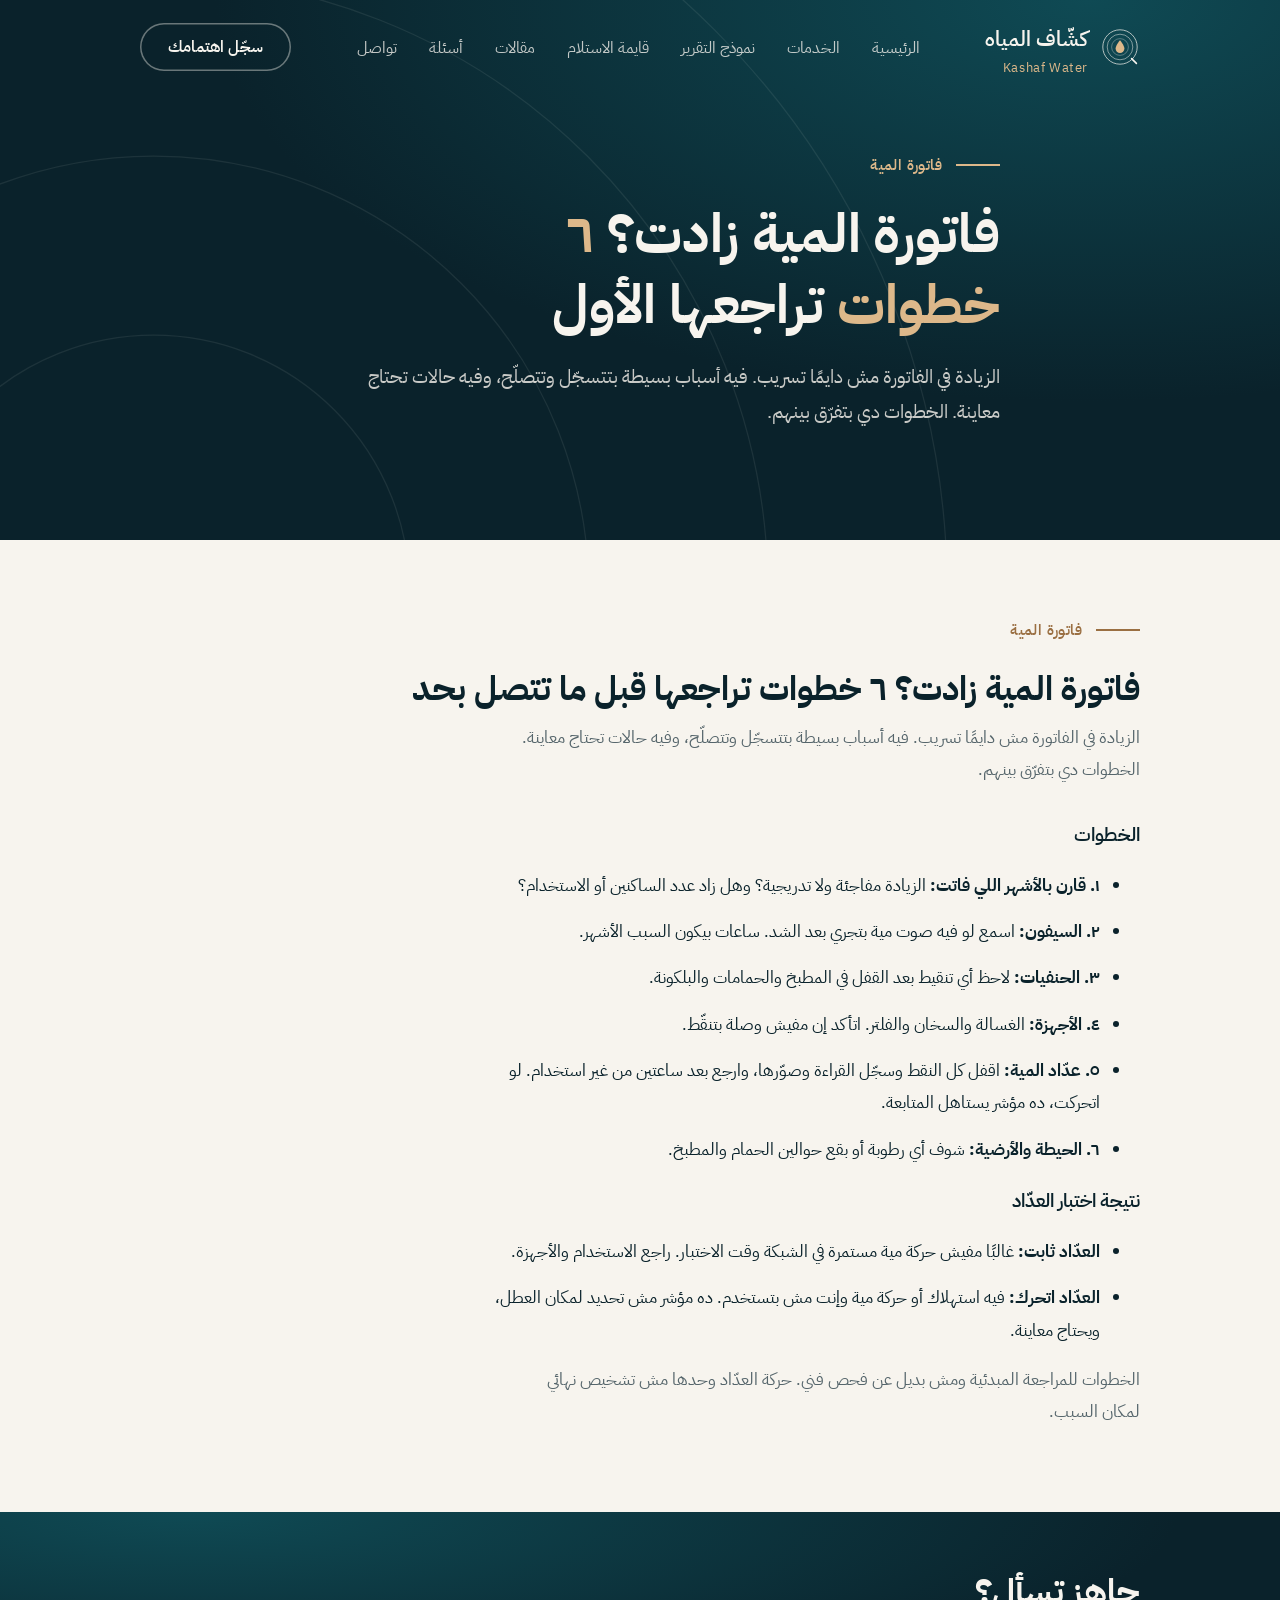
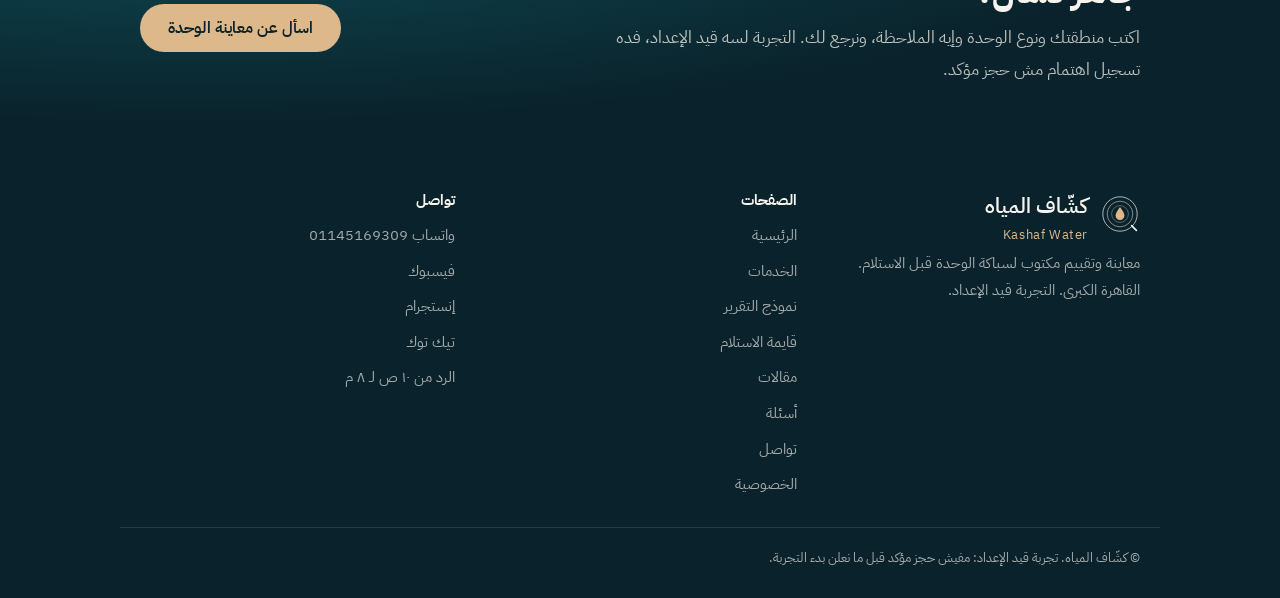
<file: article-water-bill-checklist.html>
<!doctype html>
<html lang="ar" dir="rtl">
<head>
<meta charset="utf-8">
<meta name="viewport" content="width=device-width, initial-scale=1">
<title>فاتورة المية زادت؟ ٦ خطوات تراجعها قبل ما تتصل بحد | كشّاف المياه</title>
<meta name="description" content="فاتورة المية عالية من غير سبب واضح؟ ٦ خطوات بسيطة تراجعها بنفسك: السيفون والحنفيات وعدّاد المية.">
<meta name="theme-color" content="#0A222B">
<link rel="canonical" href="https://kashafwater.com/article-water-bill-checklist.html">
<meta property="og:type" content="website">
<meta property="og:locale" content="ar_EG">
<meta property="og:site_name" content="كشّاف المياه">
<meta property="og:title" content="فاتورة المية زادت؟ ٦ خطوات تراجعها قبل ما تتصل بحد | كشّاف المياه">
<meta property="og:description" content="فاتورة المية عالية من غير سبب واضح؟ ٦ خطوات بسيطة تراجعها بنفسك: السيفون والحنفيات وعدّاد المية.">
<meta property="og:url" content="https://kashafwater.com/article-water-bill-checklist.html">
<meta property="og:image" content="https://kashafwater.com/og-image.png">
<meta name="twitter:card" content="summary_large_image">
<link rel="icon" href="favicon.svg" type="image/svg+xml">
<link rel="preconnect" href="https://fonts.googleapis.com">
<link rel="preconnect" href="https://fonts.gstatic.com" crossorigin>
<link rel="stylesheet" href="https://fonts.googleapis.com/css2?family=IBM+Plex+Sans+Arabic:wght@400;500;600;700&display=swap">
<link rel="stylesheet" href="style.css">
<script type="application/ld+json">{"@context":"https://schema.org","@type":"Article","headline":"فاتورة المية زادت؟ ٦ خطوات تراجعها قبل ما تتصل بحد","description":"فاتورة المية عالية من غير سبب واضح؟ ٦ خطوات بسيطة تراجعها بنفسك: السيفون والحنفيات وعدّاد المية.","inLanguage":"ar","author":{"@type":"Organization","name":"كشّاف المياه"},"publisher":{"@type":"Organization","name":"كشّاف المياه"},"datePublished":"2026-11-28","mainEntityOfPage":"https://kashafwater.com/article-water-bill-checklist.html"}</script>
</head>
<body>
<a class="skip" href="#main">تخطّى للمحتوى</a>
<div class="hero-wrap">
  <header class="top"><div class="in bar">
    <a class="brand" href="index.html" aria-label="كشّاف المياه"><svg viewBox="0 0 200 200" aria-hidden="true"><g fill="none" stroke="#F7F4EE" stroke-width="3.5"><circle cx="100" cy="100" r="86"/><circle cx="100" cy="100" r="64" stroke-opacity=".7"/><circle cx="100" cy="100" r="42" stroke-opacity=".45"/></g><path d="M100 66C100 66 78 92 78 108a22 22 0 0 0 44 0C122 92 100 66 100 66Z" fill="#DDB88A"/><path d="M158 158L182 182" stroke="#F7F4EE" stroke-width="8" stroke-linecap="round"/></svg><span>كشّاف المياه<small>Kashaf Water</small></span></a>
    <nav class="links" aria-label="الأقسام"><a href="index.html">الرئيسية</a><a href="services.html">الخدمات</a><a href="report.html">نموذج التقرير</a><a href="checklist.html">قايمة الاستلام</a><a href="articles.html">مقالات</a><a href="faq.html">أسئلة</a><a href="contact.html">تواصل</a></nav>
    <a class="cta ghost" href="contact.html#register">سجّل اهتمامك</a>
  </div></header>
  <div class="in hero"><p class="eyebrow">فاتورة المية</p><h1>فاتورة المية زادت؟ <em>٦ خطوات</em> تراجعها الأول</h1><p class="lead">الزيادة في الفاتورة مش دايمًا تسريب. فيه أسباب بسيطة بتتسجّل وتتصلّح، وفيه حالات تحتاج معاينة. الخطوات دي بتفرّق بينهم.</p></div>
</div>
<main id="main">
<section class="s" id="articlewaterbillchecklisthtml"><div class="in"><p class="eyebrow">فاتورة المية</p><h2>فاتورة المية زادت؟ ٦ خطوات تراجعها قبل ما تتصل بحد</h2><p class="sub">الزيادة في الفاتورة مش دايمًا تسريب. فيه أسباب بسيطة بتتسجّل وتتصلّح، وفيه حالات تحتاج معاينة. الخطوات دي بتفرّق بينهم.</p><h3>الخطوات</h3><ul class="prose"><li><b>١. قارن بالأشهر اللي فاتت:</b> الزيادة مفاجئة ولا تدريجية؟ وهل زاد عدد الساكنين أو الاستخدام؟</li><li><b>٢. السيفون:</b> اسمع لو فيه صوت مية بتجري بعد الشد. ساعات بيكون السبب الأشهر.</li><li><b>٣. الحنفيات:</b> لاحظ أي تنقيط بعد القفل في المطبخ والحمامات والبلكونة.</li><li><b>٤. الأجهزة:</b> الغسالة والسخان والفلتر. اتأكد إن مفيش وصلة بتنقّط.</li><li><b>٥. عدّاد المية:</b> اقفل كل النقط وسجّل القراءة وصوّرها، وارجع بعد ساعتين من غير استخدام. لو اتحركت، ده مؤشر يستاهل المتابعة.</li><li><b>٦. الحيطة والأرضية:</b> شوف أي رطوبة أو بقع حوالين الحمام والمطبخ.</li></ul><h3>نتيجة اختبار العدّاد</h3><ul class="prose"><li><b>العدّاد ثابت:</b> غالبًا مفيش حركة مية مستمرة في الشبكة وقت الاختبار. راجع الاستخدام والأجهزة.</li><li><b>العدّاد اتحرك:</b> فيه استهلاك أو حركة مية وإنت مش بتستخدم. ده مؤشر مش تحديد لمكان العطل، ويحتاج معاينة.</li></ul><p class="sub">الخطوات للمراجعة المبدئية ومش بديل عن فحص فني. حركة العدّاد وحدها مش تشخيص نهائي لمكان السبب.</p></div></section><section class="band">
  <div class="in band-in">
    <div><h2>جاهز تسأل؟</h2><p>اكتب منطقتك ونوع الوحدة وإيه الملاحظة، ونرجع لك. التجربة لسه قيد الإعداد، فده تسجيل اهتمام مش حجز مؤكد.</p></div>
    <a class="cta" data-wa="السلام عليكم، عايز أسجّل اهتمامي بتجربة كشّاف" href="https://wa.me/201145169309" rel="noopener">اسأل عن معاينة الوحدة</a>
  </div>
</section>
</main>
<footer>
  <div class="in foot">
    <div class="fcol">
      <a class="brand" href="index.html"><svg viewBox="0 0 200 200" aria-hidden="true"><g fill="none" stroke="#F7F4EE" stroke-width="3.5"><circle cx="100" cy="100" r="86"/><circle cx="100" cy="100" r="64" stroke-opacity=".7"/><circle cx="100" cy="100" r="42" stroke-opacity=".45"/></g><path d="M100 66C100 66 78 92 78 108a22 22 0 0 0 44 0C122 92 100 66 100 66Z" fill="#DDB88A"/><path d="M158 158L182 182" stroke="#F7F4EE" stroke-width="8" stroke-linecap="round"/></svg><span>كشّاف المياه<small>Kashaf Water</small></span></a>
      <p>معاينة وتقييم مكتوب لسباكة الوحدة قبل الاستلام. القاهرة الكبرى. التجربة قيد الإعداد.</p>
    </div>
    <div class="fcol"><b>الصفحات</b><a href="index.html">الرئيسية</a><a href="services.html">الخدمات</a><a href="report.html">نموذج التقرير</a><a href="checklist.html">قايمة الاستلام</a><a href="articles.html">مقالات</a><a href="faq.html">أسئلة</a><a href="contact.html">تواصل</a><a href="privacy.html">الخصوصية</a></div>
    <div class="fcol"><b>تواصل</b><a data-wa="السلام عليكم، عايز أسأل عن كشّاف" href="https://wa.me/201145169309" rel="noopener">واتساب <bdi dir="ltr">01145169309</bdi></a><a href="https://www.facebook.com/profile.php?id=61596914035913" rel="noopener me" target="_blank">فيسبوك</a><a href="https://www.instagram.com/kashafwater/" rel="noopener me" target="_blank">إنستجرام</a><a href="https://www.tiktok.com/@kashafwater" rel="noopener me" target="_blank">تيك توك</a><span>الرد من ١٠ ص لـ ٨ م</span></div>
  </div>
  <div class="in copy">© كشّاف المياه. تجربة قيد الإعداد: مفيش حجز مؤكد قبل ما نعلن بدء التجربة.</div>
</footer>
<script src="app.js"></script>
</body>
</html>
</file>
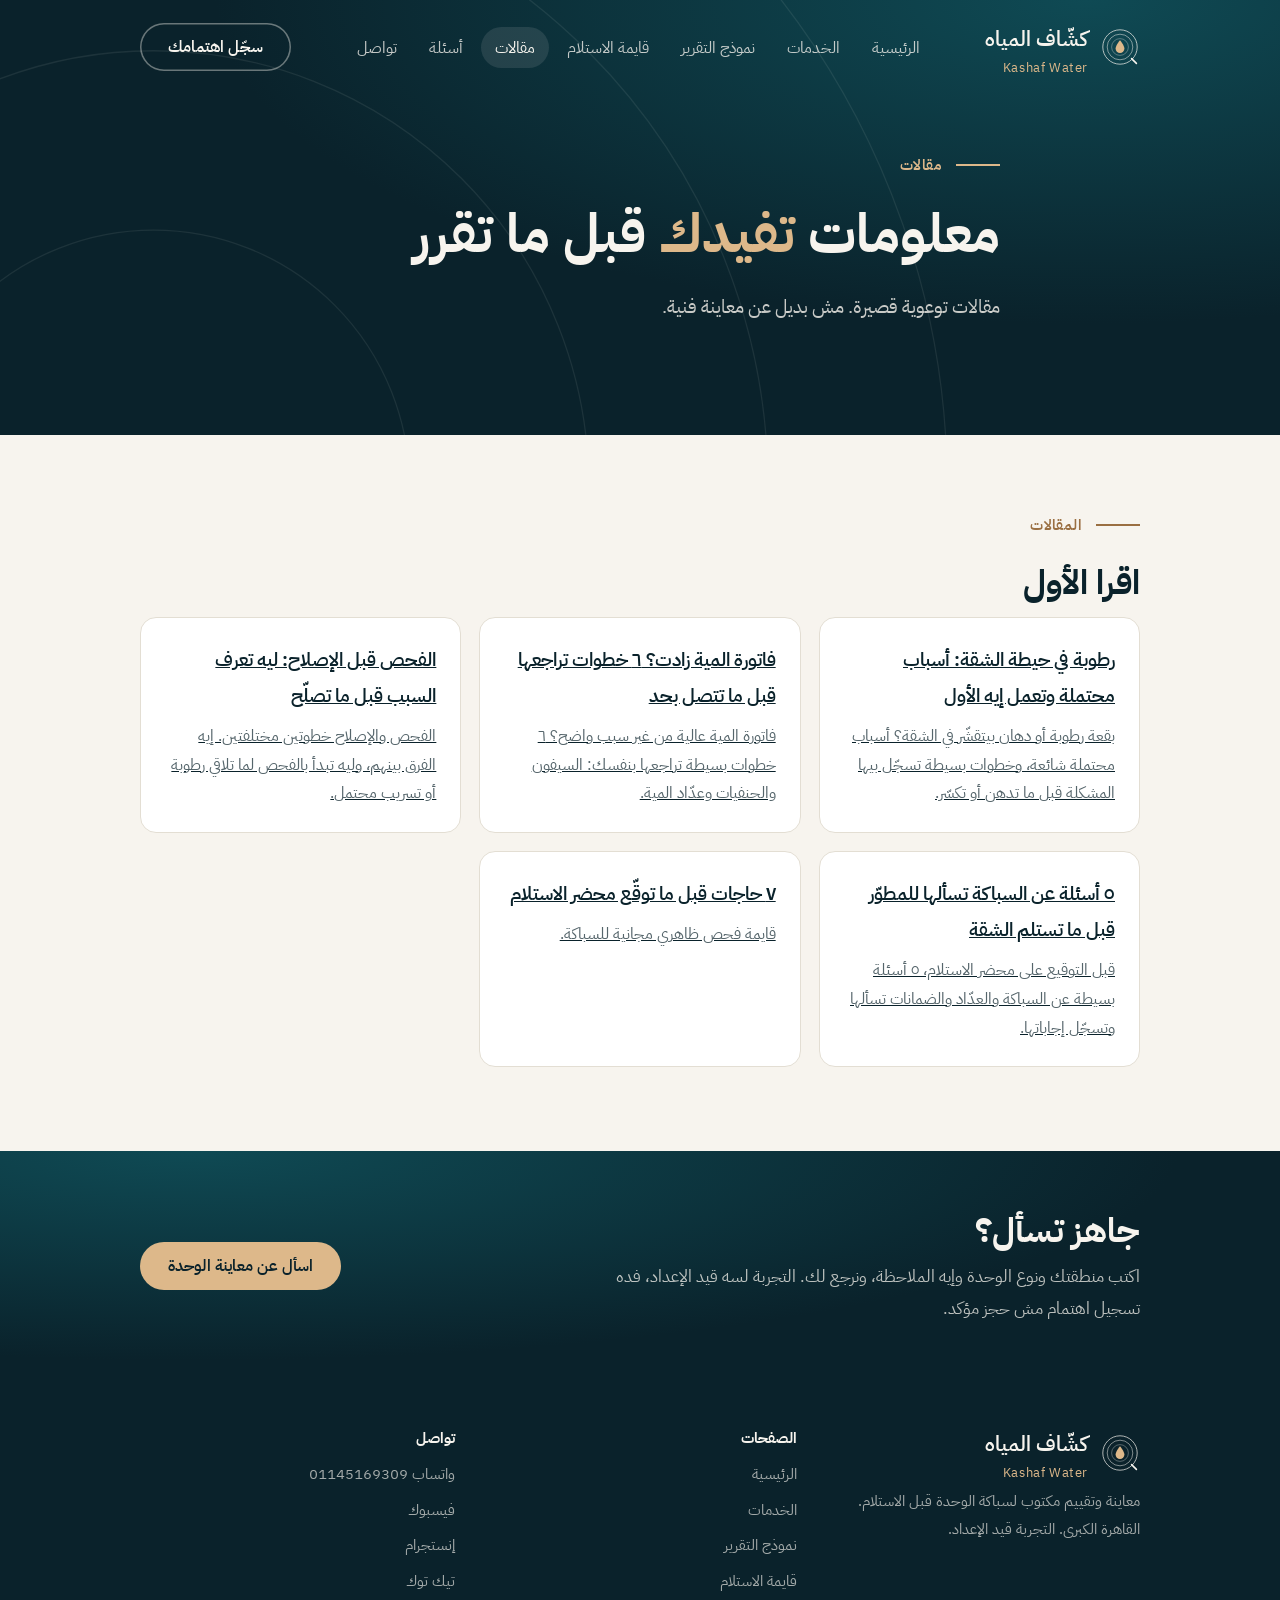
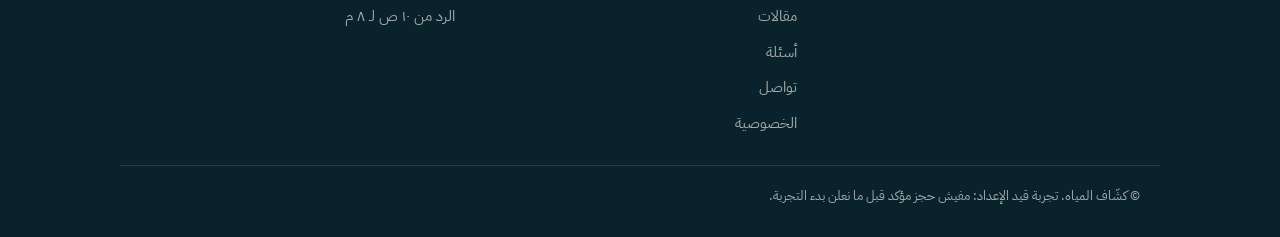
<file: articles.html>
<!doctype html>
<html lang="ar" dir="rtl">
<head>
<meta charset="utf-8">
<meta name="viewport" content="width=device-width, initial-scale=1">
<title>مقالات توعوية عن السباكة والرطوبة | كشّاف المياه</title>
<meta name="description" content="مقالات توعوية بسيطة عن رطوبة الحيطة وفاتورة المية وفحص السباكة قبل استلام الشقة.">
<meta name="theme-color" content="#0A222B">
<link rel="canonical" href="https://kashafwater.com/articles.html">
<meta property="og:type" content="website">
<meta property="og:locale" content="ar_EG">
<meta property="og:site_name" content="كشّاف المياه">
<meta property="og:title" content="مقالات توعوية عن السباكة والرطوبة | كشّاف المياه">
<meta property="og:description" content="مقالات توعوية بسيطة عن رطوبة الحيطة وفاتورة المية وفحص السباكة قبل استلام الشقة.">
<meta property="og:url" content="https://kashafwater.com/articles.html">
<meta property="og:image" content="https://kashafwater.com/og-image.png">
<meta name="twitter:card" content="summary_large_image">
<link rel="icon" href="favicon.svg" type="image/svg+xml">
<link rel="preconnect" href="https://fonts.googleapis.com">
<link rel="preconnect" href="https://fonts.gstatic.com" crossorigin>
<link rel="stylesheet" href="https://fonts.googleapis.com/css2?family=IBM+Plex+Sans+Arabic:wght@400;500;600;700&display=swap">
<link rel="stylesheet" href="style.css">

</head>
<body>
<a class="skip" href="#main">تخطّى للمحتوى</a>
<div class="hero-wrap">
  <header class="top"><div class="in bar">
    <a class="brand" href="index.html" aria-label="كشّاف المياه"><svg viewBox="0 0 200 200" aria-hidden="true"><g fill="none" stroke="#F7F4EE" stroke-width="3.5"><circle cx="100" cy="100" r="86"/><circle cx="100" cy="100" r="64" stroke-opacity=".7"/><circle cx="100" cy="100" r="42" stroke-opacity=".45"/></g><path d="M100 66C100 66 78 92 78 108a22 22 0 0 0 44 0C122 92 100 66 100 66Z" fill="#DDB88A"/><path d="M158 158L182 182" stroke="#F7F4EE" stroke-width="8" stroke-linecap="round"/></svg><span>كشّاف المياه<small>Kashaf Water</small></span></a>
    <nav class="links" aria-label="الأقسام"><a href="index.html">الرئيسية</a><a href="services.html">الخدمات</a><a href="report.html">نموذج التقرير</a><a href="checklist.html">قايمة الاستلام</a><a href="articles.html" aria-current="page">مقالات</a><a href="faq.html">أسئلة</a><a href="contact.html">تواصل</a></nav>
    <a class="cta ghost" href="contact.html#register">سجّل اهتمامك</a>
  </div></header>
  <div class="in hero"><p class="eyebrow">مقالات</p><h1>معلومات <em>تفيدك</em> قبل ما تقرر</h1><p class="lead">مقالات توعوية قصيرة. مش بديل عن معاينة فنية.</p></div>
</div>
<main id="main">
<section class="s" id="arts"><div class="in"><p class="eyebrow">المقالات</p><h2>اقرا الأول</h2><div class="grid"><a class="card" href="article-damp-wall-causes.html"><h3>رطوبة في حيطة الشقة: أسباب محتملة وتعمل إيه الأول</h3><p>بقعة رطوبة أو دهان بيتقشّر في الشقة؟ أسباب محتملة شائعة، وخطوات بسيطة تسجّل بيها المشكلة قبل ما تدهن أو تكسّر.</p></a><a class="card" href="article-water-bill-checklist.html"><h3>فاتورة المية زادت؟ ٦ خطوات تراجعها قبل ما تتصل بحد</h3><p>فاتورة المية عالية من غير سبب واضح؟ ٦ خطوات بسيطة تراجعها بنفسك: السيفون والحنفيات وعدّاد المية.</p></a><a class="card" href="article-inspect-vs-repair.html"><h3>الفحص قبل الإصلاح: ليه تعرف السبب قبل ما تصلّح</h3><p>الفحص والإصلاح خطوتين مختلفتين. إيه الفرق بينهم، وليه تبدأ بالفحص لما تلاقي رطوبة أو تسريب محتمل.</p></a><a class="card" href="article-handover-questions.html"><h3>٥ أسئلة عن السباكة تسألها للمطوّر قبل ما تستلم الشقة</h3><p>قبل التوقيع على محضر الاستلام، ٥ أسئلة بسيطة عن السباكة والعدّاد والضمانات تسألها وتسجّل إجاباتها.</p></a><a class="card" href="checklist.html"><h3>٧ حاجات قبل ما توقّع محضر الاستلام</h3><p>قايمة فحص ظاهري مجانية للسباكة.</p></a></div></div></section><section class="band">
  <div class="in band-in">
    <div><h2>جاهز تسأل؟</h2><p>اكتب منطقتك ونوع الوحدة وإيه الملاحظة، ونرجع لك. التجربة لسه قيد الإعداد، فده تسجيل اهتمام مش حجز مؤكد.</p></div>
    <a class="cta" data-wa="السلام عليكم، عايز أسجّل اهتمامي بتجربة كشّاف" href="https://wa.me/201145169309" rel="noopener">اسأل عن معاينة الوحدة</a>
  </div>
</section>
</main>
<footer>
  <div class="in foot">
    <div class="fcol">
      <a class="brand" href="index.html"><svg viewBox="0 0 200 200" aria-hidden="true"><g fill="none" stroke="#F7F4EE" stroke-width="3.5"><circle cx="100" cy="100" r="86"/><circle cx="100" cy="100" r="64" stroke-opacity=".7"/><circle cx="100" cy="100" r="42" stroke-opacity=".45"/></g><path d="M100 66C100 66 78 92 78 108a22 22 0 0 0 44 0C122 92 100 66 100 66Z" fill="#DDB88A"/><path d="M158 158L182 182" stroke="#F7F4EE" stroke-width="8" stroke-linecap="round"/></svg><span>كشّاف المياه<small>Kashaf Water</small></span></a>
      <p>معاينة وتقييم مكتوب لسباكة الوحدة قبل الاستلام. القاهرة الكبرى. التجربة قيد الإعداد.</p>
    </div>
    <div class="fcol"><b>الصفحات</b><a href="index.html">الرئيسية</a><a href="services.html">الخدمات</a><a href="report.html">نموذج التقرير</a><a href="checklist.html">قايمة الاستلام</a><a href="articles.html">مقالات</a><a href="faq.html">أسئلة</a><a href="contact.html">تواصل</a><a href="privacy.html">الخصوصية</a></div>
    <div class="fcol"><b>تواصل</b><a data-wa="السلام عليكم، عايز أسأل عن كشّاف" href="https://wa.me/201145169309" rel="noopener">واتساب <bdi dir="ltr">01145169309</bdi></a><a href="https://www.facebook.com/profile.php?id=61596914035913" rel="noopener me" target="_blank">فيسبوك</a><a href="https://www.instagram.com/kashafwater/" rel="noopener me" target="_blank">إنستجرام</a><a href="https://www.tiktok.com/@kashafwater" rel="noopener me" target="_blank">تيك توك</a><span>الرد من ١٠ ص لـ ٨ م</span></div>
  </div>
  <div class="in copy">© كشّاف المياه. تجربة قيد الإعداد: مفيش حجز مؤكد قبل ما نعلن بدء التجربة.</div>
</footer>
<script src="app.js"></script>
</body>
</html>
</file>
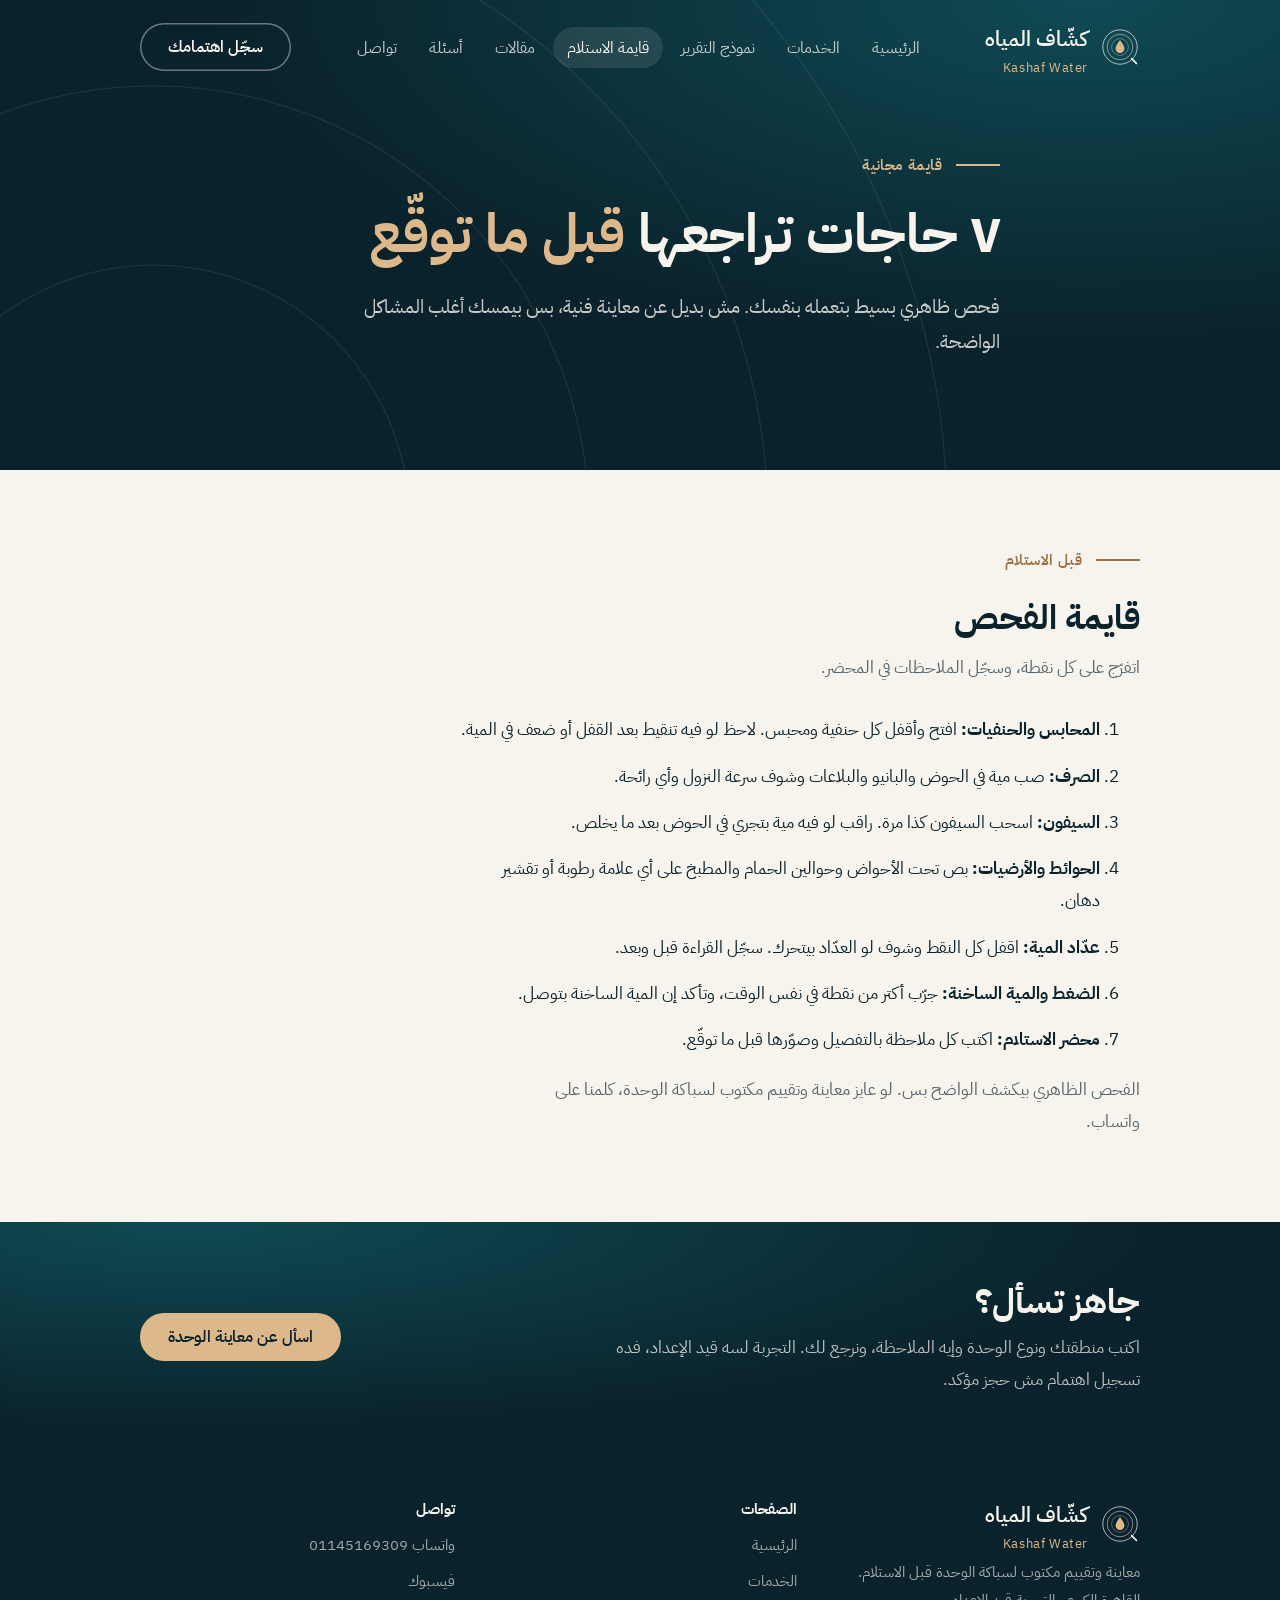
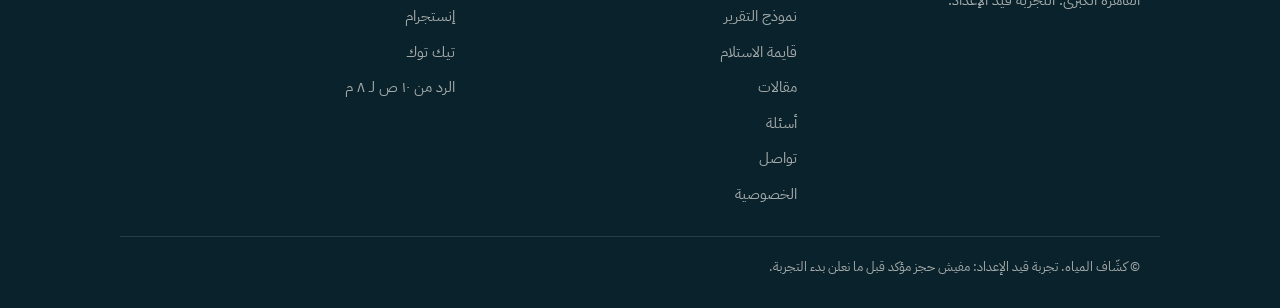
<file: checklist.html>
<!doctype html>
<html lang="ar" dir="rtl">
<head>
<meta charset="utf-8">
<meta name="viewport" content="width=device-width, initial-scale=1">
<title>قايمة فحص السباكة قبل استلام الشقة | كشّاف المياه</title>
<meta name="description" content="٧ حاجات تراجعها في السباكة قبل ما توقّع محضر استلام الشقة: المحابس والصرف والسيفون والرطوبة والعدّاد.">
<meta name="theme-color" content="#0A222B">
<link rel="canonical" href="https://kashafwater.com/checklist.html">
<meta property="og:type" content="website">
<meta property="og:locale" content="ar_EG">
<meta property="og:site_name" content="كشّاف المياه">
<meta property="og:title" content="قايمة فحص السباكة قبل استلام الشقة | كشّاف المياه">
<meta property="og:description" content="٧ حاجات تراجعها في السباكة قبل ما توقّع محضر استلام الشقة: المحابس والصرف والسيفون والرطوبة والعدّاد.">
<meta property="og:url" content="https://kashafwater.com/checklist.html">
<meta property="og:image" content="https://kashafwater.com/og-image.png">
<meta name="twitter:card" content="summary_large_image">
<link rel="icon" href="favicon.svg" type="image/svg+xml">
<link rel="preconnect" href="https://fonts.googleapis.com">
<link rel="preconnect" href="https://fonts.gstatic.com" crossorigin>
<link rel="stylesheet" href="https://fonts.googleapis.com/css2?family=IBM+Plex+Sans+Arabic:wght@400;500;600;700&display=swap">
<link rel="stylesheet" href="style.css">

</head>
<body>
<a class="skip" href="#main">تخطّى للمحتوى</a>
<div class="hero-wrap">
  <header class="top"><div class="in bar">
    <a class="brand" href="index.html" aria-label="كشّاف المياه"><svg viewBox="0 0 200 200" aria-hidden="true"><g fill="none" stroke="#F7F4EE" stroke-width="3.5"><circle cx="100" cy="100" r="86"/><circle cx="100" cy="100" r="64" stroke-opacity=".7"/><circle cx="100" cy="100" r="42" stroke-opacity=".45"/></g><path d="M100 66C100 66 78 92 78 108a22 22 0 0 0 44 0C122 92 100 66 100 66Z" fill="#DDB88A"/><path d="M158 158L182 182" stroke="#F7F4EE" stroke-width="8" stroke-linecap="round"/></svg><span>كشّاف المياه<small>Kashaf Water</small></span></a>
    <nav class="links" aria-label="الأقسام"><a href="index.html">الرئيسية</a><a href="services.html">الخدمات</a><a href="report.html">نموذج التقرير</a><a href="checklist.html" aria-current="page">قايمة الاستلام</a><a href="articles.html">مقالات</a><a href="faq.html">أسئلة</a><a href="contact.html">تواصل</a></nav>
    <a class="cta ghost" href="contact.html#register">سجّل اهتمامك</a>
  </div></header>
  <div class="in hero"><p class="eyebrow">قايمة مجانية</p><h1>٧ حاجات تراجعها <em>قبل ما توقّع</em></h1><p class="lead">فحص ظاهري بسيط بتعمله بنفسك. مش بديل عن معاينة فنية، بس بيمسك أغلب المشاكل الواضحة.</p></div>
</div>
<main id="main">
<section class="s" id="ck"><div class="in"><p class="eyebrow">قبل الاستلام</p><h2>قايمة الفحص</h2><p class="sub">اتفرّج على كل نقطة، وسجّل الملاحظات في المحضر.</p><ol class="prose"><li><b>المحابس والحنفيات:</b> افتح وأقفل كل حنفية ومحبس. لاحظ لو فيه تنقيط بعد القفل أو ضعف في المية.</li><li><b>الصرف:</b> صب مية في الحوض والبانيو والبلاعات وشوف سرعة النزول وأي رائحة.</li><li><b>السيفون:</b> اسحب السيفون كذا مرة. راقب لو فيه مية بتجري في الحوض بعد ما يخلص.</li><li><b>الحوائط والأرضيات:</b> بص تحت الأحواض وحوالين الحمام والمطبخ على أي علامة رطوبة أو تقشير دهان.</li><li><b>عدّاد المية:</b> اقفل كل النقط وشوف لو العدّاد بيتحرك. سجّل القراءة قبل وبعد.</li><li><b>الضغط والمية الساخنة:</b> جرّب أكتر من نقطة في نفس الوقت، وتأكد إن المية الساخنة بتوصل.</li><li><b>محضر الاستلام:</b> اكتب كل ملاحظة بالتفصيل وصوّرها قبل ما توقّع.</li></ol><p class="sub">الفحص الظاهري بيكشف الواضح بس. لو عايز معاينة وتقييم مكتوب لسباكة الوحدة، كلمنا على واتساب.</p></div></section><section class="band">
  <div class="in band-in">
    <div><h2>جاهز تسأل؟</h2><p>اكتب منطقتك ونوع الوحدة وإيه الملاحظة، ونرجع لك. التجربة لسه قيد الإعداد، فده تسجيل اهتمام مش حجز مؤكد.</p></div>
    <a class="cta" data-wa="السلام عليكم، عايز أسجّل اهتمامي بتجربة كشّاف" href="https://wa.me/201145169309" rel="noopener">اسأل عن معاينة الوحدة</a>
  </div>
</section>
</main>
<footer>
  <div class="in foot">
    <div class="fcol">
      <a class="brand" href="index.html"><svg viewBox="0 0 200 200" aria-hidden="true"><g fill="none" stroke="#F7F4EE" stroke-width="3.5"><circle cx="100" cy="100" r="86"/><circle cx="100" cy="100" r="64" stroke-opacity=".7"/><circle cx="100" cy="100" r="42" stroke-opacity=".45"/></g><path d="M100 66C100 66 78 92 78 108a22 22 0 0 0 44 0C122 92 100 66 100 66Z" fill="#DDB88A"/><path d="M158 158L182 182" stroke="#F7F4EE" stroke-width="8" stroke-linecap="round"/></svg><span>كشّاف المياه<small>Kashaf Water</small></span></a>
      <p>معاينة وتقييم مكتوب لسباكة الوحدة قبل الاستلام. القاهرة الكبرى. التجربة قيد الإعداد.</p>
    </div>
    <div class="fcol"><b>الصفحات</b><a href="index.html">الرئيسية</a><a href="services.html">الخدمات</a><a href="report.html">نموذج التقرير</a><a href="checklist.html">قايمة الاستلام</a><a href="articles.html">مقالات</a><a href="faq.html">أسئلة</a><a href="contact.html">تواصل</a><a href="privacy.html">الخصوصية</a></div>
    <div class="fcol"><b>تواصل</b><a data-wa="السلام عليكم، عايز أسأل عن كشّاف" href="https://wa.me/201145169309" rel="noopener">واتساب <bdi dir="ltr">01145169309</bdi></a><a href="https://www.facebook.com/profile.php?id=61596914035913" rel="noopener me" target="_blank">فيسبوك</a><a href="https://www.instagram.com/kashafwater/" rel="noopener me" target="_blank">إنستجرام</a><a href="https://www.tiktok.com/@kashafwater" rel="noopener me" target="_blank">تيك توك</a><span>الرد من ١٠ ص لـ ٨ م</span></div>
  </div>
  <div class="in copy">© كشّاف المياه. تجربة قيد الإعداد: مفيش حجز مؤكد قبل ما نعلن بدء التجربة.</div>
</footer>
<script src="app.js"></script>
</body>
</html>
</file>
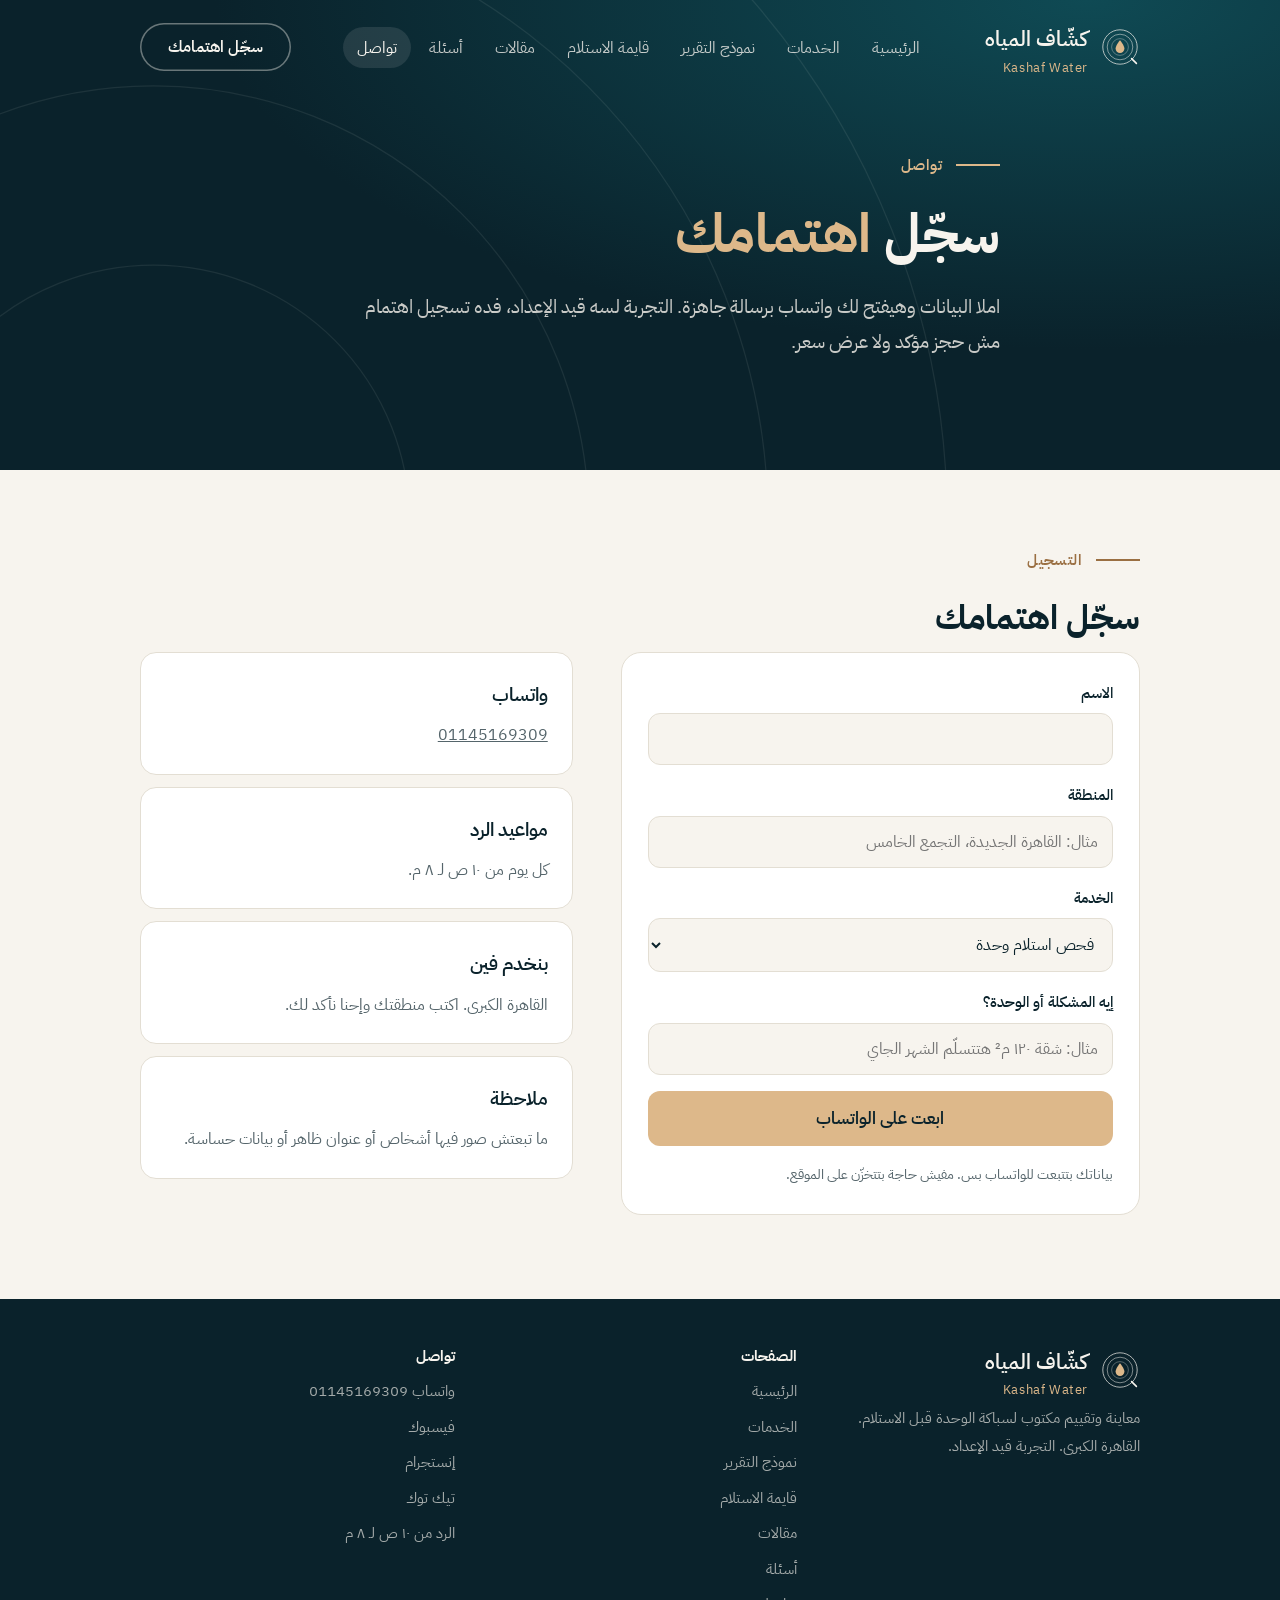
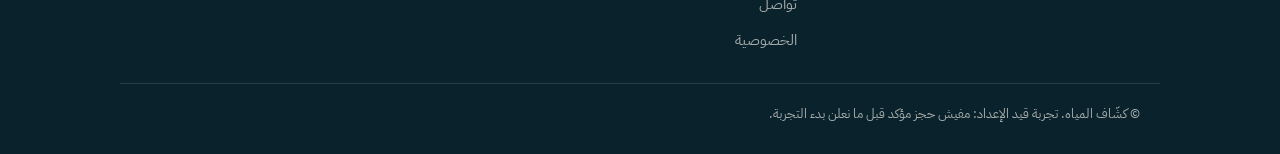
<file: contact.html>
<!doctype html>
<html lang="ar" dir="rtl">
<head>
<meta charset="utf-8">
<meta name="viewport" content="width=device-width, initial-scale=1">
<title>تواصل وسجّل اهتمامك | كشّاف المياه</title>
<meta name="description" content="تواصل مع كشّاف المياه على واتساب أو سجّل اهتمامك بالتجربة. الرد من ١٠ ص لـ ٨ م.">
<meta name="theme-color" content="#0A222B">
<link rel="canonical" href="https://kashafwater.com/contact.html">
<meta property="og:type" content="website">
<meta property="og:locale" content="ar_EG">
<meta property="og:site_name" content="كشّاف المياه">
<meta property="og:title" content="تواصل وسجّل اهتمامك | كشّاف المياه">
<meta property="og:description" content="تواصل مع كشّاف المياه على واتساب أو سجّل اهتمامك بالتجربة. الرد من ١٠ ص لـ ٨ م.">
<meta property="og:url" content="https://kashafwater.com/contact.html">
<meta property="og:image" content="https://kashafwater.com/og-image.png">
<meta name="twitter:card" content="summary_large_image">
<link rel="icon" href="favicon.svg" type="image/svg+xml">
<link rel="preconnect" href="https://fonts.googleapis.com">
<link rel="preconnect" href="https://fonts.gstatic.com" crossorigin>
<link rel="stylesheet" href="https://fonts.googleapis.com/css2?family=IBM+Plex+Sans+Arabic:wght@400;500;600;700&display=swap">
<link rel="stylesheet" href="style.css">

</head>
<body>
<a class="skip" href="#main">تخطّى للمحتوى</a>
<div class="hero-wrap">
  <header class="top"><div class="in bar">
    <a class="brand" href="index.html" aria-label="كشّاف المياه"><svg viewBox="0 0 200 200" aria-hidden="true"><g fill="none" stroke="#F7F4EE" stroke-width="3.5"><circle cx="100" cy="100" r="86"/><circle cx="100" cy="100" r="64" stroke-opacity=".7"/><circle cx="100" cy="100" r="42" stroke-opacity=".45"/></g><path d="M100 66C100 66 78 92 78 108a22 22 0 0 0 44 0C122 92 100 66 100 66Z" fill="#DDB88A"/><path d="M158 158L182 182" stroke="#F7F4EE" stroke-width="8" stroke-linecap="round"/></svg><span>كشّاف المياه<small>Kashaf Water</small></span></a>
    <nav class="links" aria-label="الأقسام"><a href="index.html">الرئيسية</a><a href="services.html">الخدمات</a><a href="report.html">نموذج التقرير</a><a href="checklist.html">قايمة الاستلام</a><a href="articles.html">مقالات</a><a href="faq.html">أسئلة</a><a href="contact.html" aria-current="page">تواصل</a></nav>
    <a class="cta ghost" href="contact.html#register">سجّل اهتمامك</a>
  </div></header>
  <div class="in hero"><p class="eyebrow">تواصل</p><h1>سجّل <em>اهتمامك</em></h1><p class="lead">املا البيانات وهيفتح لك واتساب برسالة جاهزة. التجربة لسه قيد الإعداد، فده تسجيل اهتمام مش حجز مؤكد ولا عرض سعر.</p></div>
</div>
<main id="main">
<section class="s" id="register"><div class="in"><p class="eyebrow">التسجيل</p><h2>سجّل اهتمامك</h2><div class="split">
    <form id="f" novalidate>
      <label>الاسم<input id="name" autocomplete="name" required></label>
      <label>المنطقة<input id="area" placeholder="مثال: القاهرة الجديدة، التجمع الخامس" required></label>
      <label>الخدمة<select id="svc"><option>فحص استلام وحدة</option><option>مراقبة عدّاد المية</option><option>تقييم المكان المحتمل للتسريب</option><option>عرض لشركة أو مطوّر</option></select></label>
      <label>إيه المشكلة أو الوحدة؟<input id="msg" placeholder="مثال: شقة ١٢٠ م² هتتسلّم الشهر الجاي"></label>
      <button class="cta" type="submit">ابعت على الواتساب</button>
      <p class="err" id="err" role="alert" hidden></p>
      <p class="hint">بياناتك بتتبعت للواتساب بس. مفيش حاجة بتتخزّن على الموقع.</p>
    </form>
    <div class="info">
      <div class="card"><h3>واتساب</h3><p><a data-wa="السلام عليكم، عايز أسأل عن كشّاف" href="https://wa.me/201145169309" rel="noopener"><bdi dir="ltr">01145169309</bdi></a></p></div>
      <div class="card"><h3>مواعيد الرد</h3><p>كل يوم من ١٠ ص لـ ٨ م.</p></div>
      <div class="card"><h3>بنخدم فين</h3><p>القاهرة الكبرى. اكتب منطقتك وإحنا نأكد لك.</p></div>
      <div class="card"><h3>ملاحظة</h3><p>ما تبعتش صور فيها أشخاص أو عنوان ظاهر أو بيانات حساسة.</p></div>
    </div></div></div></section>
</main>
<footer>
  <div class="in foot">
    <div class="fcol">
      <a class="brand" href="index.html"><svg viewBox="0 0 200 200" aria-hidden="true"><g fill="none" stroke="#F7F4EE" stroke-width="3.5"><circle cx="100" cy="100" r="86"/><circle cx="100" cy="100" r="64" stroke-opacity=".7"/><circle cx="100" cy="100" r="42" stroke-opacity=".45"/></g><path d="M100 66C100 66 78 92 78 108a22 22 0 0 0 44 0C122 92 100 66 100 66Z" fill="#DDB88A"/><path d="M158 158L182 182" stroke="#F7F4EE" stroke-width="8" stroke-linecap="round"/></svg><span>كشّاف المياه<small>Kashaf Water</small></span></a>
      <p>معاينة وتقييم مكتوب لسباكة الوحدة قبل الاستلام. القاهرة الكبرى. التجربة قيد الإعداد.</p>
    </div>
    <div class="fcol"><b>الصفحات</b><a href="index.html">الرئيسية</a><a href="services.html">الخدمات</a><a href="report.html">نموذج التقرير</a><a href="checklist.html">قايمة الاستلام</a><a href="articles.html">مقالات</a><a href="faq.html">أسئلة</a><a href="contact.html">تواصل</a><a href="privacy.html">الخصوصية</a></div>
    <div class="fcol"><b>تواصل</b><a data-wa="السلام عليكم، عايز أسأل عن كشّاف" href="https://wa.me/201145169309" rel="noopener">واتساب <bdi dir="ltr">01145169309</bdi></a><a href="https://www.facebook.com/profile.php?id=61596914035913" rel="noopener me" target="_blank">فيسبوك</a><a href="https://www.instagram.com/kashafwater/" rel="noopener me" target="_blank">إنستجرام</a><a href="https://www.tiktok.com/@kashafwater" rel="noopener me" target="_blank">تيك توك</a><span>الرد من ١٠ ص لـ ٨ م</span></div>
  </div>
  <div class="in copy">© كشّاف المياه. تجربة قيد الإعداد: مفيش حجز مؤكد قبل ما نعلن بدء التجربة.</div>
</footer>
<script src="app.js"></script>
</body>
</html>
</file>
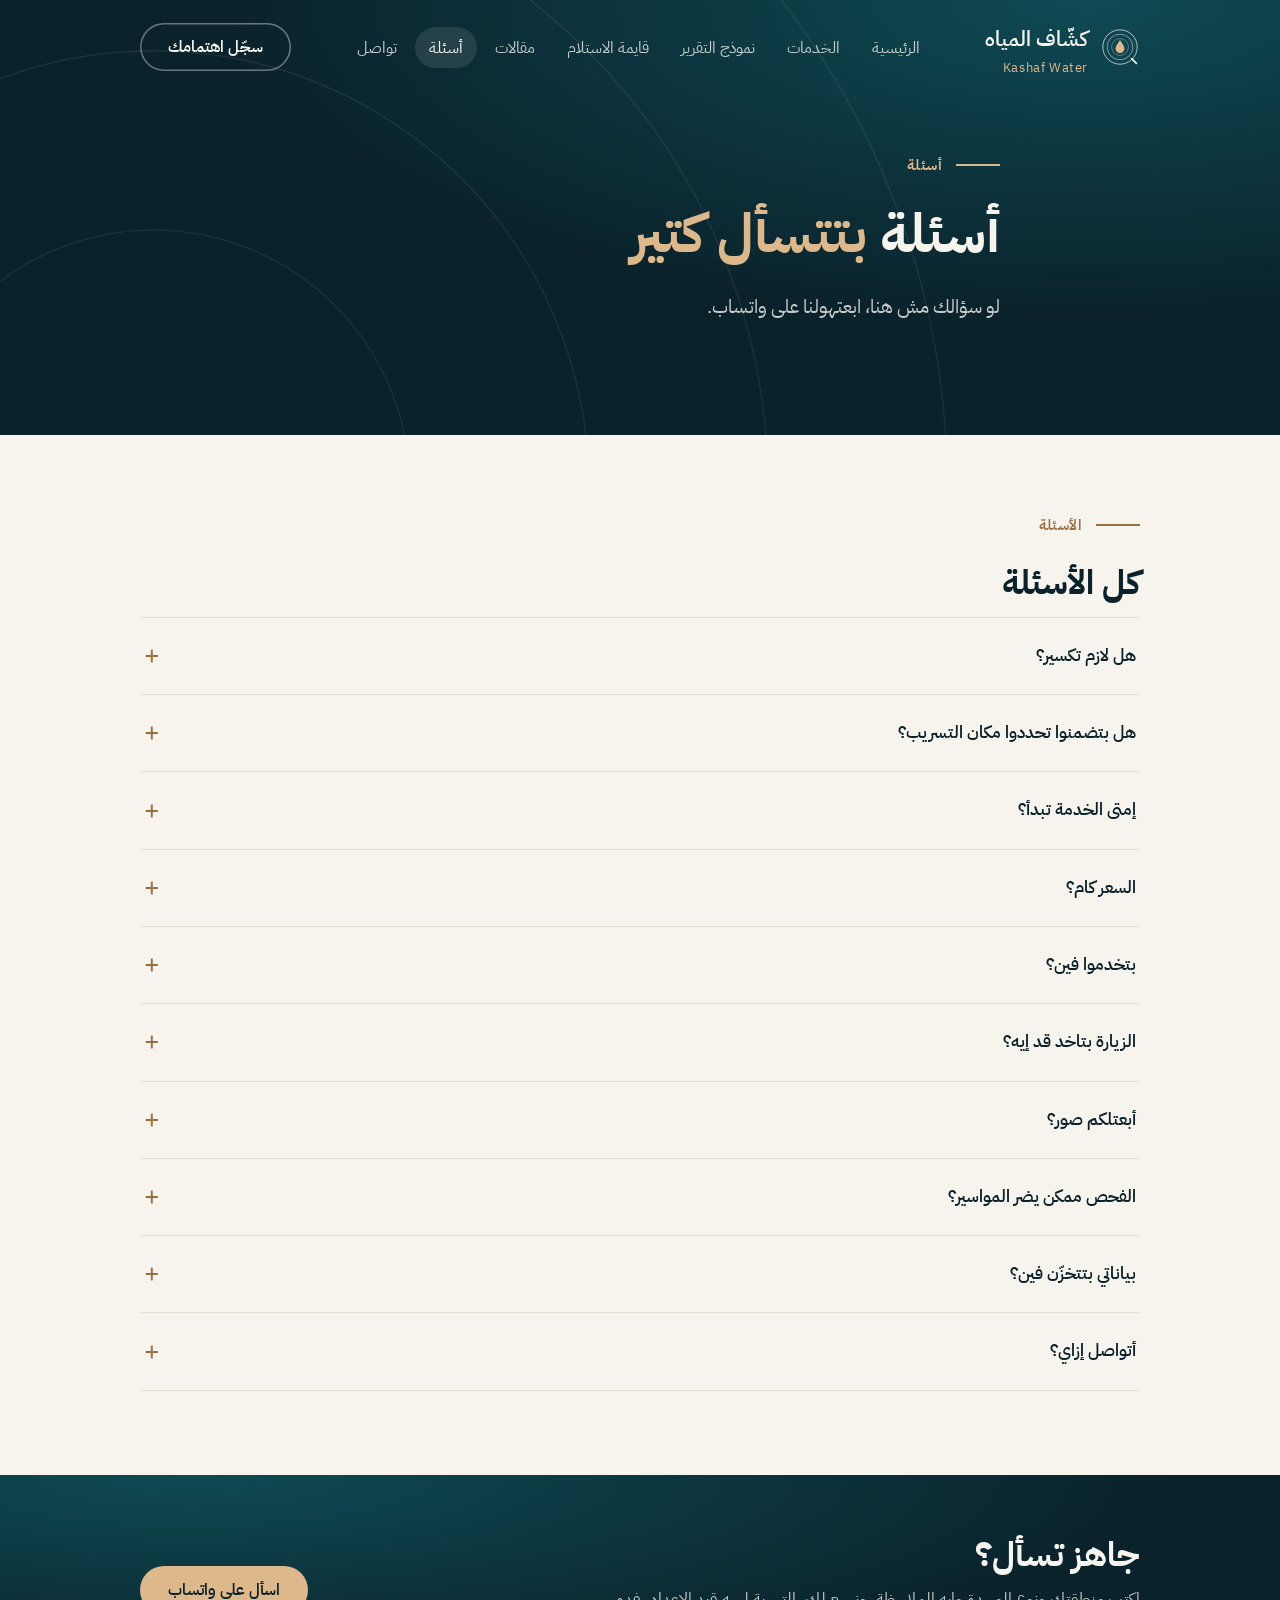
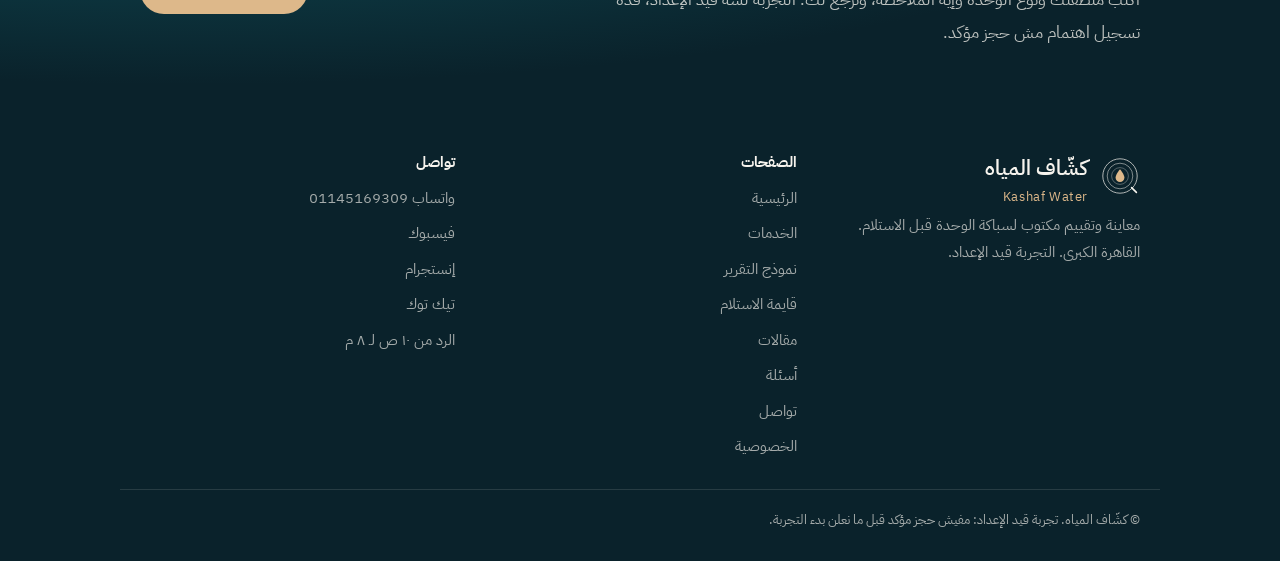
<file: faq.html>
<!doctype html>
<html lang="ar" dir="rtl">
<head>
<meta charset="utf-8">
<meta name="viewport" content="width=device-width, initial-scale=1">
<title>أسئلة شائعة | كشّاف المياه</title>
<meta name="description" content="إجابات على أكتر الأسئلة عن كشّاف المياه: التكسير، الضمان، السعر، المناطق، الصور، وإمتى الخدمة تبدأ.">
<meta name="theme-color" content="#0A222B">
<link rel="canonical" href="https://kashafwater.com/faq.html">
<meta property="og:type" content="website">
<meta property="og:locale" content="ar_EG">
<meta property="og:site_name" content="كشّاف المياه">
<meta property="og:title" content="أسئلة شائعة | كشّاف المياه">
<meta property="og:description" content="إجابات على أكتر الأسئلة عن كشّاف المياه: التكسير، الضمان، السعر، المناطق، الصور، وإمتى الخدمة تبدأ.">
<meta property="og:url" content="https://kashafwater.com/faq.html">
<meta property="og:image" content="https://kashafwater.com/og-image.png">
<meta name="twitter:card" content="summary_large_image">
<link rel="icon" href="favicon.svg" type="image/svg+xml">
<link rel="preconnect" href="https://fonts.googleapis.com">
<link rel="preconnect" href="https://fonts.gstatic.com" crossorigin>
<link rel="stylesheet" href="https://fonts.googleapis.com/css2?family=IBM+Plex+Sans+Arabic:wght@400;500;600;700&display=swap">
<link rel="stylesheet" href="style.css">
<script type="application/ld+json">{"@context":"https://schema.org","@type":"FAQPage","mainEntity":[{"@type":"Question","name":"هل لازم تكسير؟","acceptedAnswer":{"@type":"Answer","text":"لأ. بنحاول نحدد المكان المحتمل بالمعاينة عشان التكسير يتقلّل. ولو العيب في مكان مش بيتوصّل له، هنقولك قبل ما نبدأ. أي تكسير أو إصلاح خطوة منفصلة ومحتاجة موافقتك كتابة."}},{"@type":"Question","name":"هل بتضمنوا تحددوا مكان التسريب؟","acceptedAnswer":{"@type":"Answer","text":"لأ. بنحاول بالمعاينة ونقولك بصراحة لو المكان ما اتحددش، ومن غير مبالغة. مراقبة العدّاد بتدّينا مؤشر هل فيه تسريب ولا لأ."}},{"@type":"Question","name":"إمتى الخدمة تبدأ؟","acceptedAnswer":{"@type":"Answer","text":"التجربة قيد الإعداد ومفيش ميعاد حجز مؤكد لسه. سجّل اهتمامك وهنبلّغك أول ما نعلن بدايتها."}},{"@type":"Question","name":"السعر كام؟","acceptedAnswer":{"@type":"Answer","text":"السعر بيتحدد حسب المنطقة ونوع الوحدة والخدمة، وبيتبعتلك مكتوب قبل أي زيارة. مفيش دفع قبل ما توافق على السعر."}},{"@type":"Question","name":"بتخدموا فين؟","acceptedAnswer":{"@type":"Answer","text":"القاهرة الكبرى. اكتب منطقتك وإحنا نأكد لك لو بنوصلها."}},{"@type":"Question","name":"الزيارة بتاخد قد إيه؟","acceptedAnswer":{"@type":"Answer","text":"بتختلف حسب مساحة الوحدة وعدد الأدوار وطبيعة المشكلة. هنقولك تقدير لما التجربة تبدأ."}},{"@type":"Question","name":"أبعتلكم صور؟","acceptedAnswer":{"@type":"Answer","text":"أيوه، صور للمشكلة بتساعدنا نفهم أسرع. بس ما تبعتش صور فيها أشخاص أو عنوان ظاهر أو بيانات حساسة."}},{"@type":"Question","name":"الفحص ممكن يضر المواسير؟","acceptedAnswer":{"@type":"Answer","text":"بنشتغل بحذر وبشكل تدريجي، وبنطلب منك إقرار مكتوب قبل أي اختبار."}},{"@type":"Question","name":"بياناتي بتتخزّن فين؟","acceptedAnswer":{"@type":"Answer","text":"الموقع ما بيخزّنش حاجة. اللي بتكتبه في فورم التسجيل بيتبعت لواتساب بس. التفاصيل في صفحة الخصوصية."}},{"@type":"Question","name":"أتواصل إزاي؟","acceptedAnswer":{"@type":"Answer","text":"على واتساب 01145169309، من ١٠ ص لـ ٨ م. أو من فورم «سجّل اهتمامك» في صفحة التواصل."}}]}</script>
</head>
<body>
<a class="skip" href="#main">تخطّى للمحتوى</a>
<div class="hero-wrap">
  <header class="top"><div class="in bar">
    <a class="brand" href="index.html" aria-label="كشّاف المياه"><svg viewBox="0 0 200 200" aria-hidden="true"><g fill="none" stroke="#F7F4EE" stroke-width="3.5"><circle cx="100" cy="100" r="86"/><circle cx="100" cy="100" r="64" stroke-opacity=".7"/><circle cx="100" cy="100" r="42" stroke-opacity=".45"/></g><path d="M100 66C100 66 78 92 78 108a22 22 0 0 0 44 0C122 92 100 66 100 66Z" fill="#DDB88A"/><path d="M158 158L182 182" stroke="#F7F4EE" stroke-width="8" stroke-linecap="round"/></svg><span>كشّاف المياه<small>Kashaf Water</small></span></a>
    <nav class="links" aria-label="الأقسام"><a href="index.html">الرئيسية</a><a href="services.html">الخدمات</a><a href="report.html">نموذج التقرير</a><a href="checklist.html">قايمة الاستلام</a><a href="articles.html">مقالات</a><a href="faq.html" aria-current="page">أسئلة</a><a href="contact.html">تواصل</a></nav>
    <a class="cta ghost" href="contact.html#register">سجّل اهتمامك</a>
  </div></header>
  <div class="in hero"><p class="eyebrow">أسئلة</p><h1>أسئلة <em>بتتسأل كتير</em></h1><p class="lead">لو سؤالك مش هنا، ابعتهولنا على واتساب.</p></div>
</div>
<main id="main">
<section class="s" id="all"><div class="in"><p class="eyebrow">الأسئلة</p><h2>كل الأسئلة</h2><details><summary>هل لازم تكسير؟</summary><p>لأ. بنحاول نحدد المكان المحتمل بالمعاينة عشان التكسير يتقلّل. ولو العيب في مكان مش بيتوصّل له، هنقولك قبل ما نبدأ. أي تكسير أو إصلاح خطوة منفصلة ومحتاجة موافقتك كتابة.</p></details><details><summary>هل بتضمنوا تحددوا مكان التسريب؟</summary><p>لأ. بنحاول بالمعاينة ونقولك بصراحة لو المكان ما اتحددش، ومن غير مبالغة. مراقبة العدّاد بتدّينا مؤشر هل فيه تسريب ولا لأ.</p></details><details><summary>إمتى الخدمة تبدأ؟</summary><p>التجربة قيد الإعداد ومفيش ميعاد حجز مؤكد لسه. سجّل اهتمامك وهنبلّغك أول ما نعلن بدايتها.</p></details><details><summary>السعر كام؟</summary><p>السعر بيتحدد حسب المنطقة ونوع الوحدة والخدمة، وبيتبعتلك مكتوب قبل أي زيارة. مفيش دفع قبل ما توافق على السعر.</p></details><details><summary>بتخدموا فين؟</summary><p>القاهرة الكبرى. اكتب منطقتك وإحنا نأكد لك لو بنوصلها.</p></details><details><summary>الزيارة بتاخد قد إيه؟</summary><p>بتختلف حسب مساحة الوحدة وعدد الأدوار وطبيعة المشكلة. هنقولك تقدير لما التجربة تبدأ.</p></details><details><summary>أبعتلكم صور؟</summary><p>أيوه، صور للمشكلة بتساعدنا نفهم أسرع. بس ما تبعتش صور فيها أشخاص أو عنوان ظاهر أو بيانات حساسة.</p></details><details><summary>الفحص ممكن يضر المواسير؟</summary><p>بنشتغل بحذر وبشكل تدريجي، وبنطلب منك إقرار مكتوب قبل أي اختبار.</p></details><details><summary>بياناتي بتتخزّن فين؟</summary><p>الموقع ما بيخزّنش حاجة. اللي بتكتبه في فورم التسجيل بيتبعت لواتساب بس. التفاصيل في صفحة الخصوصية.</p></details><details><summary>أتواصل إزاي؟</summary><p>على واتساب <bdi dir="ltr">01145169309</bdi>، من ١٠ ص لـ ٨ م. أو من فورم «سجّل اهتمامك» في صفحة التواصل.</p></details></div></section>
<section class="band">
  <div class="in band-in">
    <div><h2>جاهز تسأل؟</h2><p>اكتب منطقتك ونوع الوحدة وإيه الملاحظة، ونرجع لك. التجربة لسه قيد الإعداد، فده تسجيل اهتمام مش حجز مؤكد.</p></div>
    <a class="cta" data-wa="السلام عليكم، عايز أسجّل اهتمامي بتجربة كشّاف" href="https://wa.me/201145169309" rel="noopener">اسأل على واتساب</a>
  </div>
</section>
</main>
<footer>
  <div class="in foot">
    <div class="fcol">
      <a class="brand" href="index.html"><svg viewBox="0 0 200 200" aria-hidden="true"><g fill="none" stroke="#F7F4EE" stroke-width="3.5"><circle cx="100" cy="100" r="86"/><circle cx="100" cy="100" r="64" stroke-opacity=".7"/><circle cx="100" cy="100" r="42" stroke-opacity=".45"/></g><path d="M100 66C100 66 78 92 78 108a22 22 0 0 0 44 0C122 92 100 66 100 66Z" fill="#DDB88A"/><path d="M158 158L182 182" stroke="#F7F4EE" stroke-width="8" stroke-linecap="round"/></svg><span>كشّاف المياه<small>Kashaf Water</small></span></a>
      <p>معاينة وتقييم مكتوب لسباكة الوحدة قبل الاستلام. القاهرة الكبرى. التجربة قيد الإعداد.</p>
    </div>
    <div class="fcol"><b>الصفحات</b><a href="index.html">الرئيسية</a><a href="services.html">الخدمات</a><a href="report.html">نموذج التقرير</a><a href="checklist.html">قايمة الاستلام</a><a href="articles.html">مقالات</a><a href="faq.html">أسئلة</a><a href="contact.html">تواصل</a><a href="privacy.html">الخصوصية</a></div>
    <div class="fcol"><b>تواصل</b><a data-wa="السلام عليكم، عايز أسأل عن كشّاف" href="https://wa.me/201145169309" rel="noopener">واتساب <bdi dir="ltr">01145169309</bdi></a><a href="https://www.facebook.com/profile.php?id=61596914035913" rel="noopener me" target="_blank">فيسبوك</a><a href="https://www.instagram.com/kashafwater/" rel="noopener me" target="_blank">إنستجرام</a><a href="https://www.tiktok.com/@kashafwater" rel="noopener me" target="_blank">تيك توك</a><span>الرد من ١٠ ص لـ ٨ م</span></div>
  </div>
  <div class="in copy">© كشّاف المياه. تجربة قيد الإعداد: مفيش حجز مؤكد قبل ما نعلن بدء التجربة.</div>
</footer>
<script src="app.js"></script>
</body>
</html>
</file>
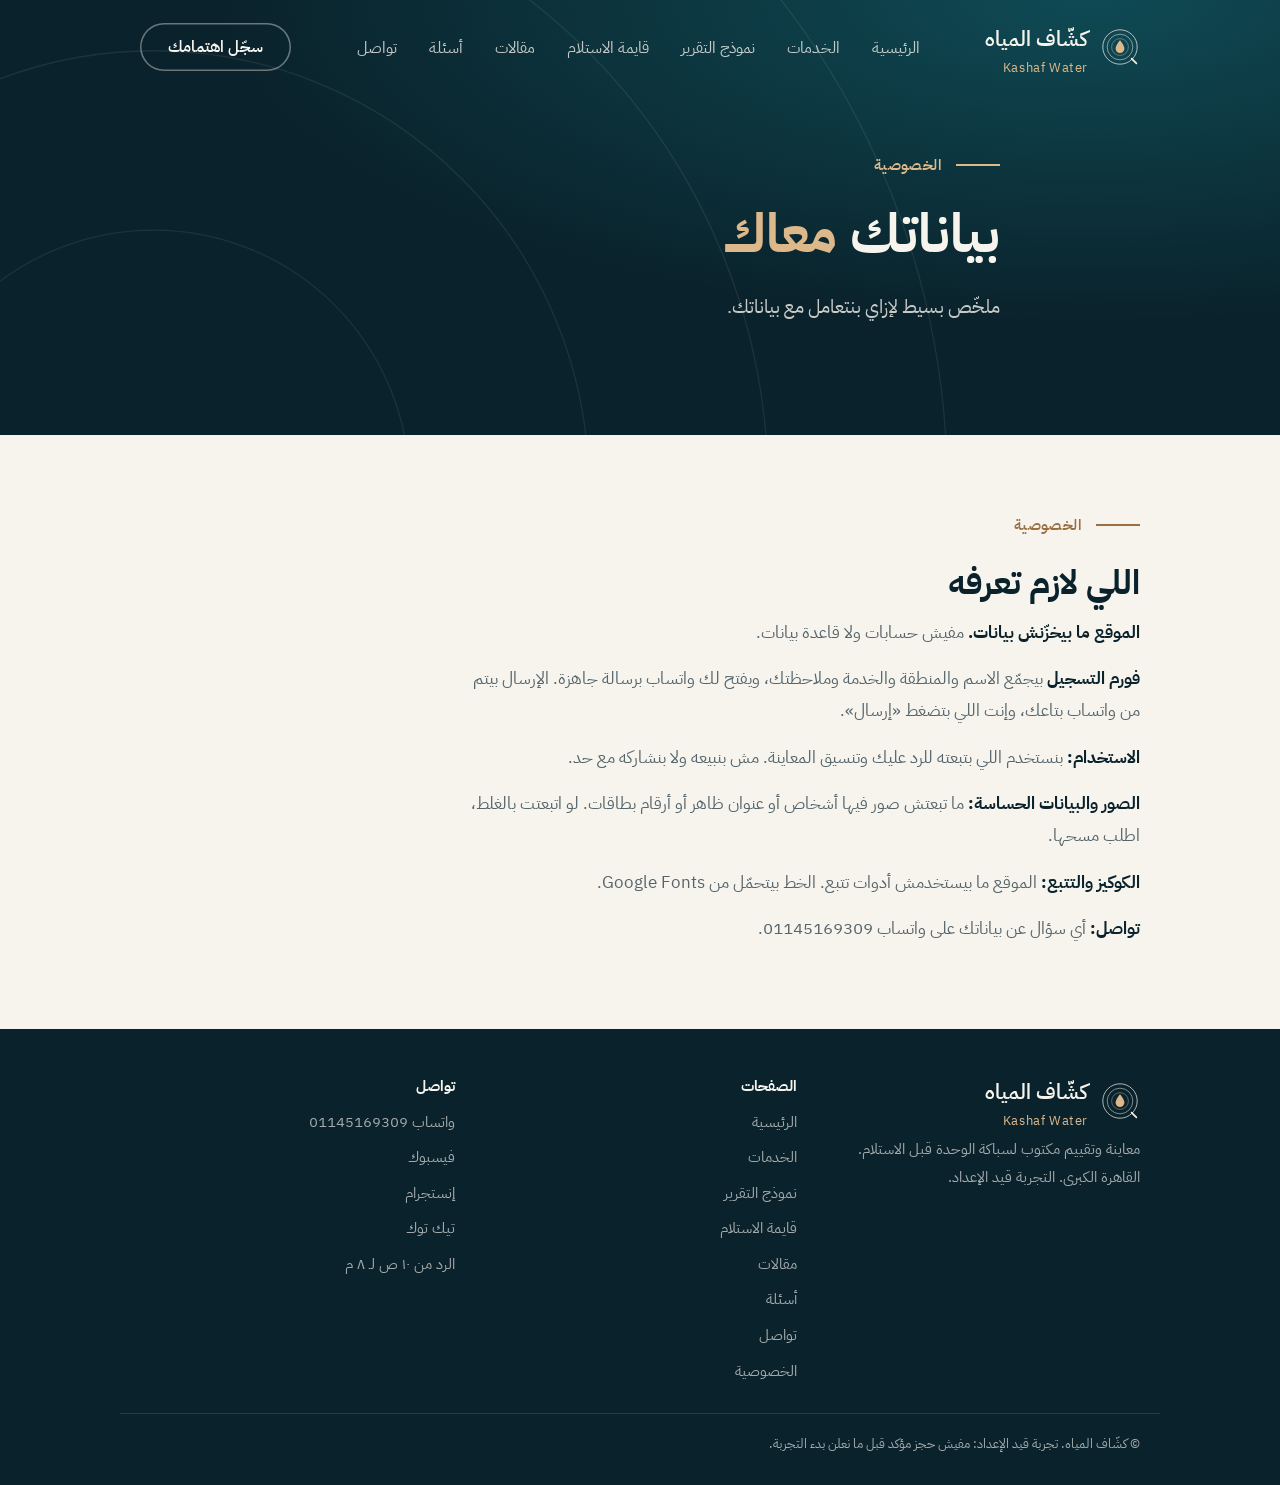
<file: privacy.html>
<!doctype html>
<html lang="ar" dir="rtl">
<head>
<meta charset="utf-8">
<meta name="viewport" content="width=device-width, initial-scale=1">
<title>الخصوصية | كشّاف المياه</title>
<meta name="description" content="سياسة الخصوصية لموقع كشّاف المياه: الموقع ما بيخزّنش بيانات، وفورم التسجيل بيبعت لواتساب بس.">
<meta name="theme-color" content="#0A222B">
<link rel="canonical" href="https://kashafwater.com/privacy.html">
<meta property="og:type" content="website">
<meta property="og:locale" content="ar_EG">
<meta property="og:site_name" content="كشّاف المياه">
<meta property="og:title" content="الخصوصية | كشّاف المياه">
<meta property="og:description" content="سياسة الخصوصية لموقع كشّاف المياه: الموقع ما بيخزّنش بيانات، وفورم التسجيل بيبعت لواتساب بس.">
<meta property="og:url" content="https://kashafwater.com/privacy.html">
<meta property="og:image" content="https://kashafwater.com/og-image.png">
<meta name="twitter:card" content="summary_large_image">
<link rel="icon" href="favicon.svg" type="image/svg+xml">
<link rel="preconnect" href="https://fonts.googleapis.com">
<link rel="preconnect" href="https://fonts.gstatic.com" crossorigin>
<link rel="stylesheet" href="https://fonts.googleapis.com/css2?family=IBM+Plex+Sans+Arabic:wght@400;500;600;700&display=swap">
<link rel="stylesheet" href="style.css">

</head>
<body>
<a class="skip" href="#main">تخطّى للمحتوى</a>
<div class="hero-wrap">
  <header class="top"><div class="in bar">
    <a class="brand" href="index.html" aria-label="كشّاف المياه"><svg viewBox="0 0 200 200" aria-hidden="true"><g fill="none" stroke="#F7F4EE" stroke-width="3.5"><circle cx="100" cy="100" r="86"/><circle cx="100" cy="100" r="64" stroke-opacity=".7"/><circle cx="100" cy="100" r="42" stroke-opacity=".45"/></g><path d="M100 66C100 66 78 92 78 108a22 22 0 0 0 44 0C122 92 100 66 100 66Z" fill="#DDB88A"/><path d="M158 158L182 182" stroke="#F7F4EE" stroke-width="8" stroke-linecap="round"/></svg><span>كشّاف المياه<small>Kashaf Water</small></span></a>
    <nav class="links" aria-label="الأقسام"><a href="index.html">الرئيسية</a><a href="services.html">الخدمات</a><a href="report.html">نموذج التقرير</a><a href="checklist.html">قايمة الاستلام</a><a href="articles.html">مقالات</a><a href="faq.html">أسئلة</a><a href="contact.html">تواصل</a></nav>
    <a class="cta ghost" href="contact.html#register">سجّل اهتمامك</a>
  </div></header>
  <div class="in hero"><p class="eyebrow">الخصوصية</p><h1>بياناتك <em>معاك</em></h1><p class="lead">ملخّص بسيط لإزاي بنتعامل مع بياناتك.</p></div>
</div>
<main id="main">
<section class="s" id="p"><div class="in"><p class="eyebrow">الخصوصية</p><h2>اللي لازم تعرفه</h2><div class="prose">
    <p><b>الموقع ما بيخزّنش بيانات.</b> مفيش حسابات ولا قاعدة بيانات.</p>
    <p><b>فورم التسجيل</b> بيجمّع الاسم والمنطقة والخدمة وملاحظتك، ويفتح لك واتساب برسالة جاهزة. الإرسال بيتم من واتساب بتاعك، وإنت اللي بتضغط «إرسال».</p>
    <p><b>الاستخدام:</b> بنستخدم اللي بتبعته للرد عليك وتنسيق المعاينة. مش بنبيعه ولا بنشاركه مع حد.</p>
    <p><b>الصور والبيانات الحساسة:</b> ما تبعتش صور فيها أشخاص أو عنوان ظاهر أو أرقام بطاقات. لو اتبعتت بالغلط، اطلب مسحها.</p>
    <p><b>الكوكيز والتتبع:</b> الموقع ما بيستخدمش أدوات تتبع. الخط بيتحمّل من Google Fonts.</p>
    <p><b>تواصل:</b> أي سؤال عن بياناتك على واتساب <bdi dir="ltr">01145169309</bdi>.</p></div></div></section>
</main>
<footer>
  <div class="in foot">
    <div class="fcol">
      <a class="brand" href="index.html"><svg viewBox="0 0 200 200" aria-hidden="true"><g fill="none" stroke="#F7F4EE" stroke-width="3.5"><circle cx="100" cy="100" r="86"/><circle cx="100" cy="100" r="64" stroke-opacity=".7"/><circle cx="100" cy="100" r="42" stroke-opacity=".45"/></g><path d="M100 66C100 66 78 92 78 108a22 22 0 0 0 44 0C122 92 100 66 100 66Z" fill="#DDB88A"/><path d="M158 158L182 182" stroke="#F7F4EE" stroke-width="8" stroke-linecap="round"/></svg><span>كشّاف المياه<small>Kashaf Water</small></span></a>
      <p>معاينة وتقييم مكتوب لسباكة الوحدة قبل الاستلام. القاهرة الكبرى. التجربة قيد الإعداد.</p>
    </div>
    <div class="fcol"><b>الصفحات</b><a href="index.html">الرئيسية</a><a href="services.html">الخدمات</a><a href="report.html">نموذج التقرير</a><a href="checklist.html">قايمة الاستلام</a><a href="articles.html">مقالات</a><a href="faq.html">أسئلة</a><a href="contact.html">تواصل</a><a href="privacy.html">الخصوصية</a></div>
    <div class="fcol"><b>تواصل</b><a data-wa="السلام عليكم، عايز أسأل عن كشّاف" href="https://wa.me/201145169309" rel="noopener">واتساب <bdi dir="ltr">01145169309</bdi></a><a href="https://www.facebook.com/profile.php?id=61596914035913" rel="noopener me" target="_blank">فيسبوك</a><a href="https://www.instagram.com/kashafwater/" rel="noopener me" target="_blank">إنستجرام</a><a href="https://www.tiktok.com/@kashafwater" rel="noopener me" target="_blank">تيك توك</a><span>الرد من ١٠ ص لـ ٨ م</span></div>
  </div>
  <div class="in copy">© كشّاف المياه. تجربة قيد الإعداد: مفيش حجز مؤكد قبل ما نعلن بدء التجربة.</div>
</footer>
<script src="app.js"></script>
</body>
</html>
</file>
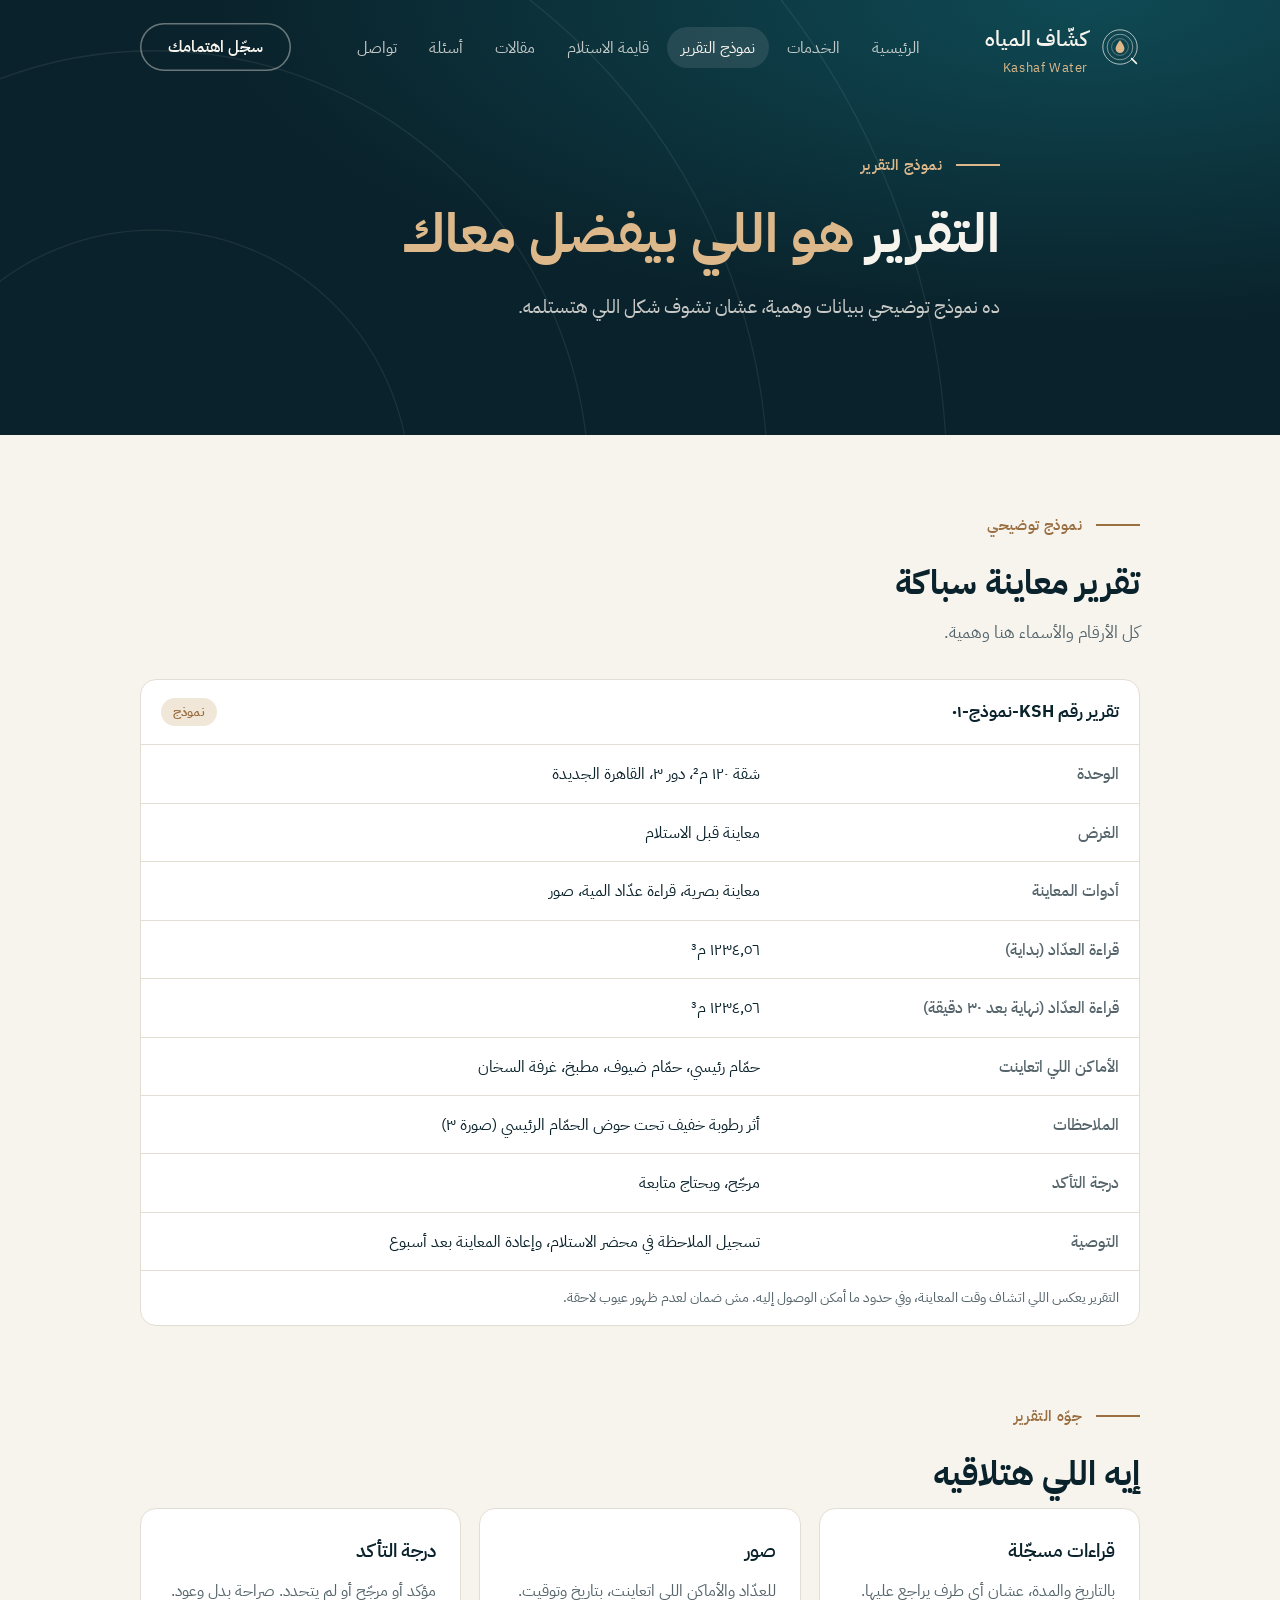
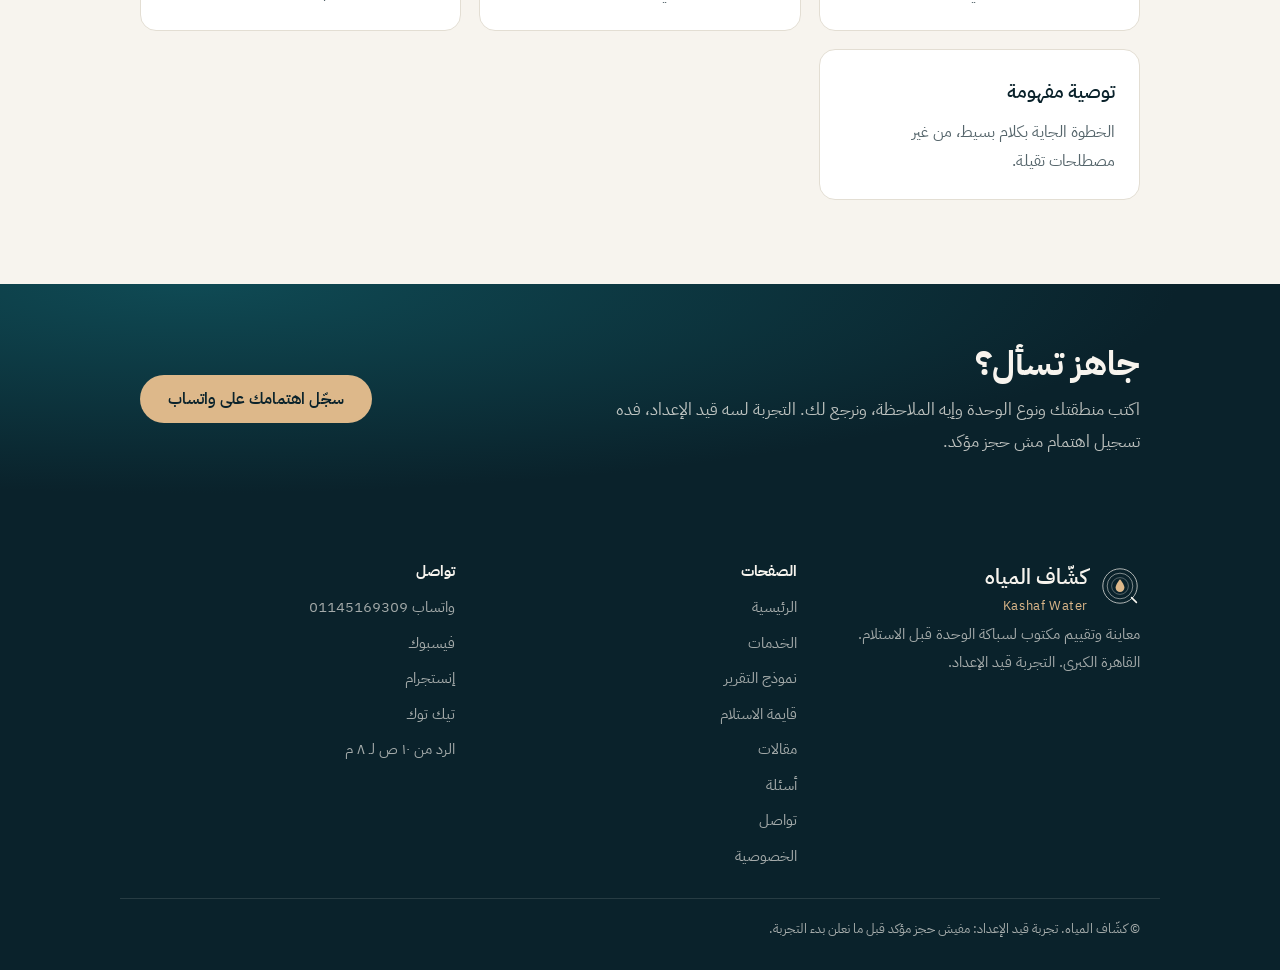
<file: report.html>
<!doctype html>
<html lang="ar" dir="rtl">
<head>
<meta charset="utf-8">
<meta name="viewport" content="width=device-width, initial-scale=1">
<title>نموذج التقرير | كشّاف المياه</title>
<meta name="description" content="شكل تقرير كشّاف: قراءات مسجّلة، صور، تقييم مبدئي بالمكان المحتمل، وحدود المعاينة. نموذج توضيحي ببيانات وهمية.">
<meta name="theme-color" content="#0A222B">
<link rel="canonical" href="https://kashafwater.com/report.html">
<meta property="og:type" content="website">
<meta property="og:locale" content="ar_EG">
<meta property="og:site_name" content="كشّاف المياه">
<meta property="og:title" content="نموذج التقرير | كشّاف المياه">
<meta property="og:description" content="شكل تقرير كشّاف: قراءات مسجّلة، صور، تقييم مبدئي بالمكان المحتمل، وحدود المعاينة. نموذج توضيحي ببيانات وهمية.">
<meta property="og:url" content="https://kashafwater.com/report.html">
<meta property="og:image" content="https://kashafwater.com/og-image.png">
<meta name="twitter:card" content="summary_large_image">
<link rel="icon" href="favicon.svg" type="image/svg+xml">
<link rel="preconnect" href="https://fonts.googleapis.com">
<link rel="preconnect" href="https://fonts.gstatic.com" crossorigin>
<link rel="stylesheet" href="https://fonts.googleapis.com/css2?family=IBM+Plex+Sans+Arabic:wght@400;500;600;700&display=swap">
<link rel="stylesheet" href="style.css">

</head>
<body>
<a class="skip" href="#main">تخطّى للمحتوى</a>
<div class="hero-wrap">
  <header class="top"><div class="in bar">
    <a class="brand" href="index.html" aria-label="كشّاف المياه"><svg viewBox="0 0 200 200" aria-hidden="true"><g fill="none" stroke="#F7F4EE" stroke-width="3.5"><circle cx="100" cy="100" r="86"/><circle cx="100" cy="100" r="64" stroke-opacity=".7"/><circle cx="100" cy="100" r="42" stroke-opacity=".45"/></g><path d="M100 66C100 66 78 92 78 108a22 22 0 0 0 44 0C122 92 100 66 100 66Z" fill="#DDB88A"/><path d="M158 158L182 182" stroke="#F7F4EE" stroke-width="8" stroke-linecap="round"/></svg><span>كشّاف المياه<small>Kashaf Water</small></span></a>
    <nav class="links" aria-label="الأقسام"><a href="index.html">الرئيسية</a><a href="services.html">الخدمات</a><a href="report.html" aria-current="page">نموذج التقرير</a><a href="checklist.html">قايمة الاستلام</a><a href="articles.html">مقالات</a><a href="faq.html">أسئلة</a><a href="contact.html">تواصل</a></nav>
    <a class="cta ghost" href="contact.html#register">سجّل اهتمامك</a>
  </div></header>
  <div class="in hero"><p class="eyebrow">نموذج التقرير</p><h1>التقرير <em>هو اللي بيفضل معاك</em></h1><p class="lead">ده نموذج توضيحي ببيانات وهمية، عشان تشوف شكل اللي هتستلمه.</p></div>
</div>
<main id="main">
<section class="s" id="sample"><div class="in"><p class="eyebrow">نموذج توضيحي</p><h2>تقرير معاينة سباكة</h2><p class="sub">كل الأرقام والأسماء هنا وهمية.</p><div class="report">
      <div class="rhead"><b>تقرير رقم KSH-نموذج-٠١</b><span class="pill">نموذج</span></div>
      <table><tbody>
        <tr><th>الوحدة</th><td>شقة ١٢٠ م²، دور ٣، القاهرة الجديدة</td></tr>
        <tr><th>الغرض</th><td>معاينة قبل الاستلام</td></tr>
        <tr><th>أدوات المعاينة</th><td>معاينة بصرية، قراءة عدّاد المية، صور</td></tr>
        <tr><th>قراءة العدّاد (بداية)</th><td>١٢٣٤٫٥٦ م³</td></tr>
        <tr><th>قراءة العدّاد (نهاية بعد ٣٠ دقيقة)</th><td>١٢٣٤٫٥٦ م³</td></tr>
        <tr><th>الأماكن اللي اتعاينت</th><td>حمّام رئيسي، حمّام ضيوف، مطبخ، غرفة السخان</td></tr>
        <tr><th>الملاحظات</th><td>أثر رطوبة خفيف تحت حوض الحمّام الرئيسي (صورة ٣)</td></tr>
        <tr><th>درجة التأكد</th><td>مرجّح، ويحتاج متابعة</td></tr>
        <tr><th>التوصية</th><td>تسجيل الملاحظة في محضر الاستلام، وإعادة المعاينة بعد أسبوع</td></tr>
      </tbody></table>
      <p class="small">التقرير يعكس اللي اتشاف وقت المعاينة، وفي حدود ما أمكن الوصول إليه. مش ضمان لعدم ظهور عيوب لاحقة.</p></div></div></section>
<section class="s" id="parts"><div class="in"><p class="eyebrow">جوّه التقرير</p><h2>إيه اللي هتلاقيه</h2><div class="grid">
      <div class="card"><h3>قراءات مسجّلة</h3><p>بالتاريخ والمدة، عشان أي طرف يراجع عليها.</p></div>
      <div class="card"><h3>صور</h3><p>للعدّاد والأماكن اللي اتعاينت، بتاريخ وتوقيت.</p></div>
      <div class="card"><h3>درجة التأكد</h3><p>مؤكد أو مرجّح أو لم يتحدد. صراحة بدل وعود.</p></div>
      <div class="card"><h3>توصية مفهومة</h3><p>الخطوة الجاية بكلام بسيط، من غير مصطلحات تقيلة.</p></div></div></div></section>
<section class="band">
  <div class="in band-in">
    <div><h2>جاهز تسأل؟</h2><p>اكتب منطقتك ونوع الوحدة وإيه الملاحظة، ونرجع لك. التجربة لسه قيد الإعداد، فده تسجيل اهتمام مش حجز مؤكد.</p></div>
    <a class="cta" data-wa="السلام عليكم، عايز أسجّل اهتمامي بتجربة كشّاف" href="https://wa.me/201145169309" rel="noopener">سجّل اهتمامك على واتساب</a>
  </div>
</section>
</main>
<footer>
  <div class="in foot">
    <div class="fcol">
      <a class="brand" href="index.html"><svg viewBox="0 0 200 200" aria-hidden="true"><g fill="none" stroke="#F7F4EE" stroke-width="3.5"><circle cx="100" cy="100" r="86"/><circle cx="100" cy="100" r="64" stroke-opacity=".7"/><circle cx="100" cy="100" r="42" stroke-opacity=".45"/></g><path d="M100 66C100 66 78 92 78 108a22 22 0 0 0 44 0C122 92 100 66 100 66Z" fill="#DDB88A"/><path d="M158 158L182 182" stroke="#F7F4EE" stroke-width="8" stroke-linecap="round"/></svg><span>كشّاف المياه<small>Kashaf Water</small></span></a>
      <p>معاينة وتقييم مكتوب لسباكة الوحدة قبل الاستلام. القاهرة الكبرى. التجربة قيد الإعداد.</p>
    </div>
    <div class="fcol"><b>الصفحات</b><a href="index.html">الرئيسية</a><a href="services.html">الخدمات</a><a href="report.html">نموذج التقرير</a><a href="checklist.html">قايمة الاستلام</a><a href="articles.html">مقالات</a><a href="faq.html">أسئلة</a><a href="contact.html">تواصل</a><a href="privacy.html">الخصوصية</a></div>
    <div class="fcol"><b>تواصل</b><a data-wa="السلام عليكم، عايز أسأل عن كشّاف" href="https://wa.me/201145169309" rel="noopener">واتساب <bdi dir="ltr">01145169309</bdi></a><a href="https://www.facebook.com/profile.php?id=61596914035913" rel="noopener me" target="_blank">فيسبوك</a><a href="https://www.instagram.com/kashafwater/" rel="noopener me" target="_blank">إنستجرام</a><a href="https://www.tiktok.com/@kashafwater" rel="noopener me" target="_blank">تيك توك</a><span>الرد من ١٠ ص لـ ٨ م</span></div>
  </div>
  <div class="in copy">© كشّاف المياه. تجربة قيد الإعداد: مفيش حجز مؤكد قبل ما نعلن بدء التجربة.</div>
</footer>
<script src="app.js"></script>
</body>
</html>
</file>
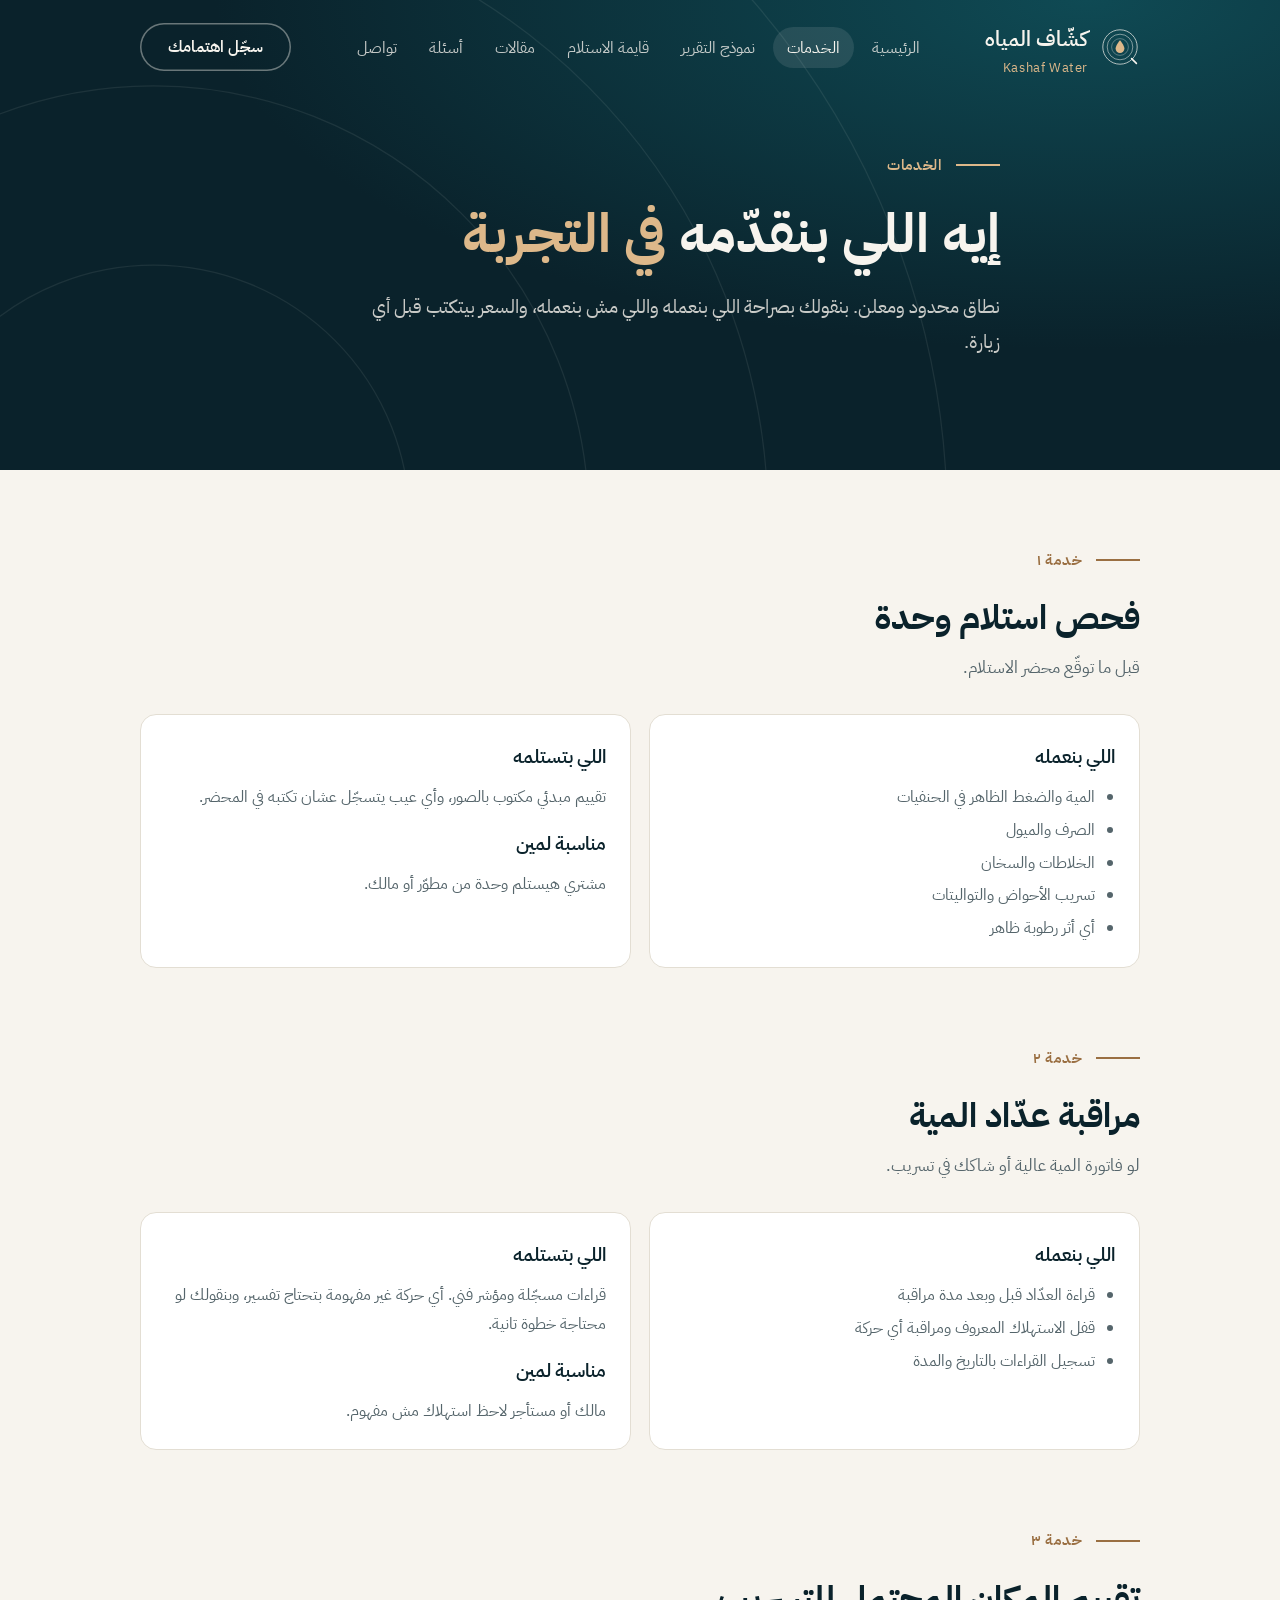
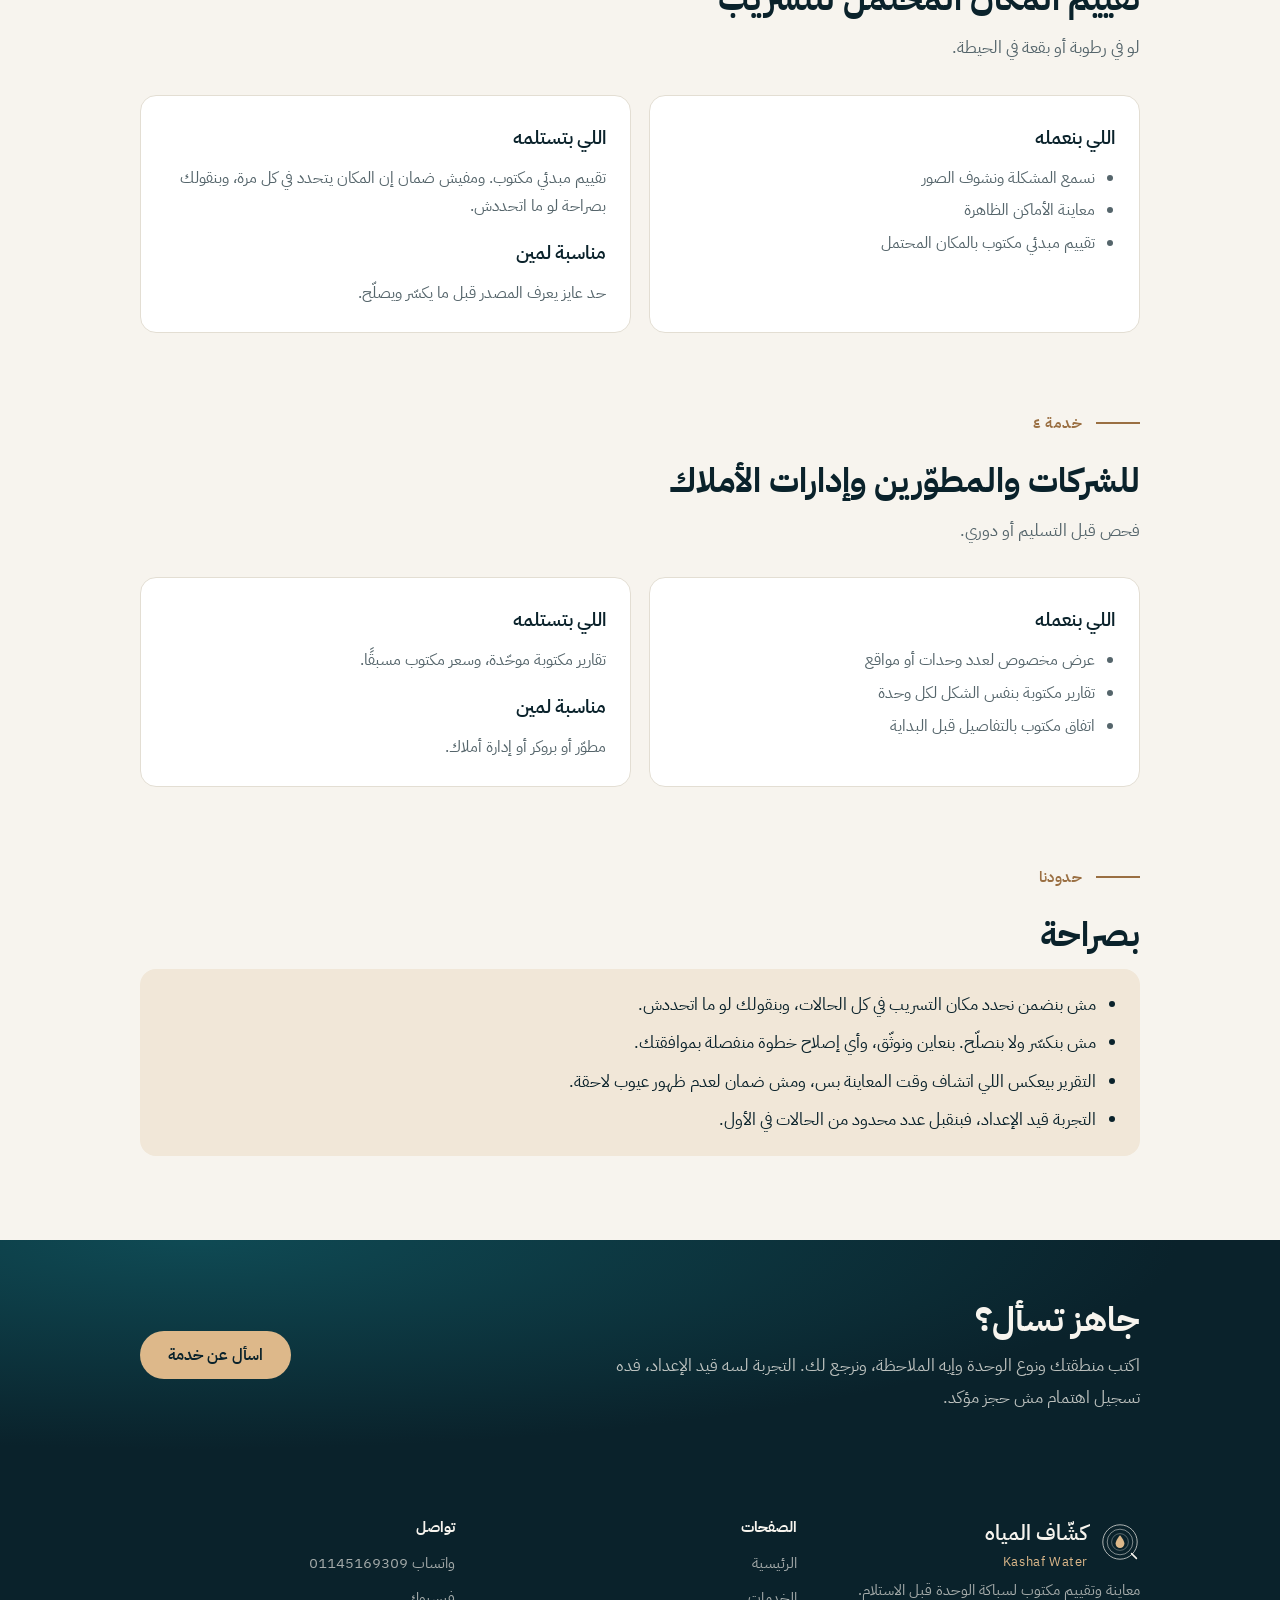
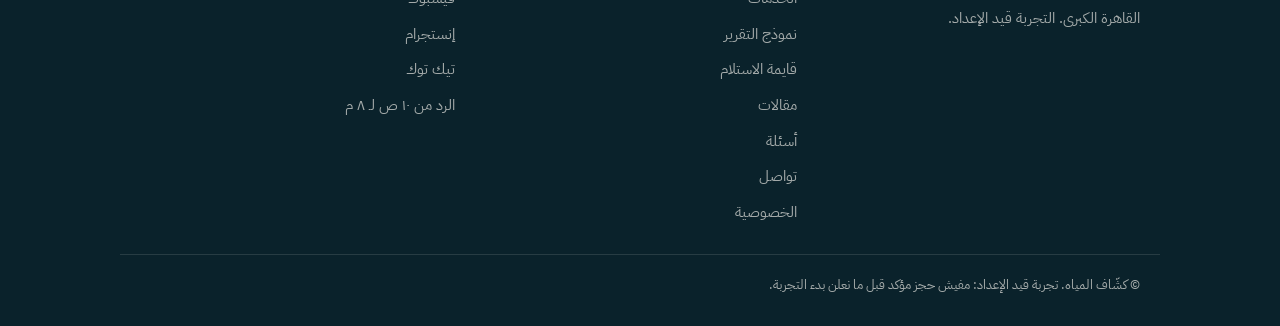
<file: services.html>
<!doctype html>
<html lang="ar" dir="rtl">
<head>
<meta charset="utf-8">
<meta name="viewport" content="width=device-width, initial-scale=1">
<title>الخدمات | كشّاف المياه</title>
<meta name="description" content="خدمات كشّاف المياه في التجربة: فحص استلام وحدة، مراقبة عدّاد المية، تقييم المكان المحتمل للتسريب، وعروض للشركات. تقييم مكتوب بالقراءات والصور.">
<meta name="theme-color" content="#0A222B">
<link rel="canonical" href="https://kashafwater.com/services.html">
<meta property="og:type" content="website">
<meta property="og:locale" content="ar_EG">
<meta property="og:site_name" content="كشّاف المياه">
<meta property="og:title" content="الخدمات | كشّاف المياه">
<meta property="og:description" content="خدمات كشّاف المياه في التجربة: فحص استلام وحدة، مراقبة عدّاد المية، تقييم المكان المحتمل للتسريب، وعروض للشركات. تقييم مكتوب بالقراءات والصور.">
<meta property="og:url" content="https://kashafwater.com/services.html">
<meta property="og:image" content="https://kashafwater.com/og-image.png">
<meta name="twitter:card" content="summary_large_image">
<link rel="icon" href="favicon.svg" type="image/svg+xml">
<link rel="preconnect" href="https://fonts.googleapis.com">
<link rel="preconnect" href="https://fonts.gstatic.com" crossorigin>
<link rel="stylesheet" href="https://fonts.googleapis.com/css2?family=IBM+Plex+Sans+Arabic:wght@400;500;600;700&display=swap">
<link rel="stylesheet" href="style.css">

</head>
<body>
<a class="skip" href="#main">تخطّى للمحتوى</a>
<div class="hero-wrap">
  <header class="top"><div class="in bar">
    <a class="brand" href="index.html" aria-label="كشّاف المياه"><svg viewBox="0 0 200 200" aria-hidden="true"><g fill="none" stroke="#F7F4EE" stroke-width="3.5"><circle cx="100" cy="100" r="86"/><circle cx="100" cy="100" r="64" stroke-opacity=".7"/><circle cx="100" cy="100" r="42" stroke-opacity=".45"/></g><path d="M100 66C100 66 78 92 78 108a22 22 0 0 0 44 0C122 92 100 66 100 66Z" fill="#DDB88A"/><path d="M158 158L182 182" stroke="#F7F4EE" stroke-width="8" stroke-linecap="round"/></svg><span>كشّاف المياه<small>Kashaf Water</small></span></a>
    <nav class="links" aria-label="الأقسام"><a href="index.html">الرئيسية</a><a href="services.html" aria-current="page">الخدمات</a><a href="report.html">نموذج التقرير</a><a href="checklist.html">قايمة الاستلام</a><a href="articles.html">مقالات</a><a href="faq.html">أسئلة</a><a href="contact.html">تواصل</a></nav>
    <a class="cta ghost" href="contact.html#register">سجّل اهتمامك</a>
  </div></header>
  <div class="in hero"><p class="eyebrow">الخدمات</p><h1>إيه اللي بنقدّمه <em>في التجربة</em></h1><p class="lead">نطاق محدود ومعلن. بنقولك بصراحة اللي بنعمله واللي مش بنعمله، والسعر بيتكتب قبل أي زيارة.</p></div>
</div>
<main id="main">
<section class="s" id="handover"><div class="in"><p class="eyebrow">خدمة ١</p><h2>فحص استلام وحدة</h2><p class="sub">قبل ما توقّع محضر الاستلام.</p><div class="two">
      <div class="card"><h3>اللي بنعمله</h3><ul><li>المية والضغط الظاهر في الحنفيات</li><li>الصرف والميول</li><li>الخلاطات والسخان</li><li>تسريب الأحواض والتواليتات</li><li>أي أثر رطوبة ظاهر</li></ul></div>
      <div class="card"><h3>اللي بتستلمه</h3><p>تقييم مبدئي مكتوب بالصور، وأي عيب يتسجّل عشان تكتبه في المحضر.</p><h3 style="margin-top:14px">مناسبة لمين</h3><p>مشتري هيستلم وحدة من مطوّر أو مالك.</p></div></div></div></section>
<section class="s" id="meter"><div class="in"><p class="eyebrow">خدمة ٢</p><h2>مراقبة عدّاد المية</h2><p class="sub">لو فاتورة المية عالية أو شاكك في تسريب.</p><div class="two">
      <div class="card"><h3>اللي بنعمله</h3><ul><li>قراءة العدّاد قبل وبعد مدة مراقبة</li><li>قفل الاستهلاك المعروف ومراقبة أي حركة</li><li>تسجيل القراءات بالتاريخ والمدة</li></ul></div>
      <div class="card"><h3>اللي بتستلمه</h3><p>قراءات مسجّلة ومؤشر فني. أي حركة غير مفهومة بتحتاج تفسير، وبنقولك لو محتاجة خطوة تانية.</p><h3 style="margin-top:14px">مناسبة لمين</h3><p>مالك أو مستأجر لاحظ استهلاك مش مفهوم.</p></div></div></div></section>
<section class="s" id="locate"><div class="in"><p class="eyebrow">خدمة ٣</p><h2>تقييم المكان المحتمل للتسريب</h2><p class="sub">لو في رطوبة أو بقعة في الحيطة.</p><div class="two">
      <div class="card"><h3>اللي بنعمله</h3><ul><li>نسمع المشكلة ونشوف الصور</li><li>معاينة الأماكن الظاهرة</li><li>تقييم مبدئي مكتوب بالمكان المحتمل</li></ul></div>
      <div class="card"><h3>اللي بتستلمه</h3><p>تقييم مبدئي مكتوب. ومفيش ضمان إن المكان يتحدد في كل مرة، وبنقولك بصراحة لو ما اتحددش.</p><h3 style="margin-top:14px">مناسبة لمين</h3><p>حد عايز يعرف المصدر قبل ما يكسّر ويصلّح.</p></div></div></div></section>
<section class="s" id="b2b"><div class="in"><p class="eyebrow">خدمة ٤</p><h2>للشركات والمطوّرين وإدارات الأملاك</h2><p class="sub">فحص قبل التسليم أو دوري.</p><div class="two">
      <div class="card"><h3>اللي بنعمله</h3><ul><li>عرض مخصوص لعدد وحدات أو مواقع</li><li>تقارير مكتوبة بنفس الشكل لكل وحدة</li><li>اتفاق مكتوب بالتفاصيل قبل البداية</li></ul></div>
      <div class="card"><h3>اللي بتستلمه</h3><p>تقارير مكتوبة موحّدة، وسعر مكتوب مسبقًا.</p><h3 style="margin-top:14px">مناسبة لمين</h3><p>مطوّر أو بروكر أو إدارة أملاك.</p></div></div></div></section>
<section class="s" id="limits"><div class="in"><p class="eyebrow">حدودنا</p><h2>بصراحة</h2><div class="note"><ul>
      <li>مش بنضمن نحدد مكان التسريب في كل الحالات، وبنقولك لو ما اتحددش.</li>
      <li>مش بنكسّر ولا بنصلّح. بنعاين ونوثّق، وأي إصلاح خطوة منفصلة بموافقتك.</li>
      <li>التقرير بيعكس اللي اتشاف وقت المعاينة بس، ومش ضمان لعدم ظهور عيوب لاحقة.</li>
      <li>التجربة قيد الإعداد، فبنقبل عدد محدود من الحالات في الأول.</li></ul></div></div></section>
<section class="band">
  <div class="in band-in">
    <div><h2>جاهز تسأل؟</h2><p>اكتب منطقتك ونوع الوحدة وإيه الملاحظة، ونرجع لك. التجربة لسه قيد الإعداد، فده تسجيل اهتمام مش حجز مؤكد.</p></div>
    <a class="cta" data-wa="السلام عليكم، عايز أسجّل اهتمامي بتجربة كشّاف" href="https://wa.me/201145169309" rel="noopener">اسأل عن خدمة</a>
  </div>
</section>
</main>
<footer>
  <div class="in foot">
    <div class="fcol">
      <a class="brand" href="index.html"><svg viewBox="0 0 200 200" aria-hidden="true"><g fill="none" stroke="#F7F4EE" stroke-width="3.5"><circle cx="100" cy="100" r="86"/><circle cx="100" cy="100" r="64" stroke-opacity=".7"/><circle cx="100" cy="100" r="42" stroke-opacity=".45"/></g><path d="M100 66C100 66 78 92 78 108a22 22 0 0 0 44 0C122 92 100 66 100 66Z" fill="#DDB88A"/><path d="M158 158L182 182" stroke="#F7F4EE" stroke-width="8" stroke-linecap="round"/></svg><span>كشّاف المياه<small>Kashaf Water</small></span></a>
      <p>معاينة وتقييم مكتوب لسباكة الوحدة قبل الاستلام. القاهرة الكبرى. التجربة قيد الإعداد.</p>
    </div>
    <div class="fcol"><b>الصفحات</b><a href="index.html">الرئيسية</a><a href="services.html">الخدمات</a><a href="report.html">نموذج التقرير</a><a href="checklist.html">قايمة الاستلام</a><a href="articles.html">مقالات</a><a href="faq.html">أسئلة</a><a href="contact.html">تواصل</a><a href="privacy.html">الخصوصية</a></div>
    <div class="fcol"><b>تواصل</b><a data-wa="السلام عليكم، عايز أسأل عن كشّاف" href="https://wa.me/201145169309" rel="noopener">واتساب <bdi dir="ltr">01145169309</bdi></a><a href="https://www.facebook.com/profile.php?id=61596914035913" rel="noopener me" target="_blank">فيسبوك</a><a href="https://www.instagram.com/kashafwater/" rel="noopener me" target="_blank">إنستجرام</a><a href="https://www.tiktok.com/@kashafwater" rel="noopener me" target="_blank">تيك توك</a><span>الرد من ١٠ ص لـ ٨ م</span></div>
  </div>
  <div class="in copy">© كشّاف المياه. تجربة قيد الإعداد: مفيش حجز مؤكد قبل ما نعلن بدء التجربة.</div>
</footer>
<script src="app.js"></script>
</body>
</html>
</file>
<file: style.css>
:root{--night:#0A222B;--deep:#0F4A54;--teal:#17707A;--bg:#F7F4EE;--surface:#fff;--ink:#0A222B;--muted:#55656B;--line:#E3DED3;--brass:#9A6F42;--brass-soft:#F1E7D8;--accent:#DDB88A;--sand:#F7F4EE;--font:"IBM Plex Sans Arabic","Segoe UI",Tahoma,Arial,sans-serif;--r:16px}
@media (prefers-color-scheme:dark){:root{--bg:#08191F;--surface:#0F2831;--ink:#EEF1EE;--muted:#9FB0B5;--line:#1D3944;--brass:#DDB88A;--brass-soft:#1E2E2E;color-scheme:dark}}
*{box-sizing:border-box}html{scroll-behavior:smooth}
body{margin:0;background:var(--bg);color:var(--ink);font-family:var(--font);font-size:17px;line-height:1.9;-webkit-font-smoothing:antialiased}
.in{max-width:1040px;margin:0 auto;padding-inline:max(20px,env(safe-area-inset-right,0px)) max(20px,env(safe-area-inset-left,0px))}
a{color:inherit}:focus-visible{outline:3px solid var(--accent);outline-offset:3px;border-radius:6px}
.skip{position:absolute;inset-inline-start:-999px;top:8px;background:var(--accent);color:var(--night);padding:8px 14px;border-radius:8px;z-index:50}.skip:focus{inset-inline-start:12px}
.hero-wrap{background:radial-gradient(110% 120% at 85% 0%,var(--deep) 0%,var(--night) 62%);color:var(--sand);position:relative;overflow:hidden}
.hero-wrap:before{content:"";position:absolute;inset:0;pointer-events:none;background:url("data:image/svg+xml,%3Csvg xmlns='http://www.w3.org/2000/svg' viewBox='0 0 1000 600' preserveAspectRatio='xMinYMax slice'%3E%3Cg fill='none' stroke='%23F7F4EE' stroke-opacity='.08'%3E%3Ccircle cx='120' cy='640' r='200'/%3E%3Ccircle cx='120' cy='640' r='340'/%3E%3Ccircle cx='120' cy='640' r='480'/%3E%3Ccircle cx='120' cy='640' r='620'/%3E%3C/g%3E%3C/svg%3E") no-repeat left bottom/cover}
header.top{padding-block:20px;position:relative}
.bar{display:flex;align-items:center;justify-content:space-between;gap:14px;flex-wrap:wrap}
.brand{display:flex;align-items:center;gap:12px;font-weight:600;font-size:21px;text-decoration:none;color:var(--sand)}
.brand svg{width:40px;height:40px;flex:none}.brand small{display:block;font-size:12.5px;font-weight:400;color:var(--accent);letter-spacing:.6px;line-height:1.2}
.links{display:flex;gap:4px;align-items:center;order:0}
.links a{text-decoration:none;font-size:15.5px;padding:6px 14px;border-radius:99px;color:rgba(247,244,238,.78)}
.links a:hover,.links a[aria-current=page]{background:rgba(247,244,238,.1);color:var(--sand)}
.cta{display:inline-block;background:var(--accent);color:var(--night);font:600 16px var(--font);border:0;border-radius:99px;padding:12px 28px;text-decoration:none;cursor:pointer;transition:transform .2s,background .2s}
.cta:hover{background:#E8C9A2;transform:translateY(-1px)}
.cta.ghost{background:transparent;color:var(--sand);box-shadow:inset 0 0 0 1.5px rgba(247,244,238,.4)}.cta.ghost:hover{background:rgba(247,244,238,.08)}
@media (max-width:860px){.links{order:3;width:100%;overflow-x:auto;padding-bottom:4px}.links a{white-space:nowrap}}
.hero{padding-block:56px 80px;max-width:760px;position:relative}.home .hero{padding-block:72px 96px}
.eyebrow{display:flex;align-items:center;gap:14px;color:var(--accent);font-weight:600;font-size:15px;letter-spacing:.4px;margin:0 0 20px}.eyebrow:before{content:"";width:44px;height:2px;background:var(--accent)}
.hero h1{font-size:clamp(32px,6vw,54px);line-height:1.3;margin:0 0 20px;font-weight:700;text-wrap:balance}.hero h1 em{font-style:normal;color:var(--accent)}
.lead{margin:0 0 30px;color:rgba(247,244,238,.8);font-size:18.5px;max-width:58ch}
.row{display:flex;flex-wrap:wrap;gap:12px;align-items:center}.trust{margin-top:24px;font-size:14px;color:rgba(247,244,238,.6)}
section.s{padding-block:76px 0}main>section.s:last-child{padding-bottom:84px}
.vid{display:grid;place-items:center}.vid video{width:min(100%,340px);aspect-ratio:9/16;border-radius:22px;background:#0A222B;box-shadow:0 18px 50px rgba(0,0,0,.35)}.s .eyebrow{color:var(--brass)}.s .eyebrow:before{background:var(--brass)}
h2{font-size:clamp(25px,4vw,34px);line-height:1.4;margin:0 0 10px;text-wrap:balance;font-weight:700}h3{margin:0 0 8px;font-size:19px;font-weight:600}
.sub{color:var(--muted);margin:0 0 30px;max-width:62ch}.more{margin:24px 0 0}.more a{color:var(--brass);font-weight:600;text-decoration:none}.more a:hover{text-decoration:underline}
.grid{display:grid;grid-template-columns:repeat(auto-fit,minmax(240px,1fr));gap:18px}.two{display:grid;grid-template-columns:repeat(auto-fit,minmax(300px,1fr));gap:18px}
.card{background:var(--surface);border:1px solid var(--line);border-radius:var(--r);padding:24px;min-width:0}.card p,.card li{color:var(--muted);font-size:15.5px;line-height:1.85;margin:0}.card ul{margin:0;padding-inline-start:20px;display:grid;gap:4px}
.card .ic{width:44px;height:44px;border-radius:12px;background:var(--brass-soft);display:grid;place-items:center;margin-bottom:14px;color:var(--brass);font-weight:700}
ol.steps{list-style:none;margin:0;padding:0;border-top:1px solid var(--line)}ol.steps li{display:flex;gap:22px;align-items:flex-start;padding:22px 4px;border-bottom:1px solid var(--line)}
ol.steps b.n{flex:none;width:42px;height:42px;border-radius:50%;border:1.5px solid var(--brass);color:var(--brass);display:grid;place-items:center;font-weight:600}ol.steps li div{color:var(--muted)}ol.steps li div b{color:var(--ink);font-weight:600}
.compare,.report{overflow-x:auto;border:1px solid var(--line);border-radius:var(--r);background:var(--surface)}
table{border-collapse:collapse;width:100%;min-width:460px;font-size:15.5px}th,td{padding:14px 20px;text-align:start;border-bottom:1px solid var(--line);vertical-align:top}
.compare th{font-size:14px;color:var(--muted)}.compare th:last-child{color:var(--brass)}.compare td:first-child{font-weight:600}.compare td:nth-child(2){color:var(--muted)}
tr:last-child td,tr:last-child th{border-bottom:0}.report th{width:36%;color:var(--muted);font-weight:500;background:transparent}
.rhead{display:flex;justify-content:space-between;align-items:center;gap:10px;padding:16px 20px;border-bottom:1px solid var(--line)}.pill{display:inline-block;font-size:12.5px;font-weight:600;padding:2px 12px;border-radius:99px;background:var(--brass-soft);color:var(--brass)}
.small{font-size:13.5px;color:var(--muted);padding:14px 20px;margin:0;border-top:1px solid var(--line)}
.note{background:var(--brass-soft);border-radius:var(--r);padding:20px 24px}.note ul{margin:0;padding-inline-start:20px;display:grid;gap:6px}
details{border-bottom:1px solid var(--line);padding:6px 4px}details:first-of-type{border-top:1px solid var(--line)}
summary{cursor:pointer;font-weight:600;padding:16px 0;list-style:none;display:flex;justify-content:space-between;align-items:center;gap:16px}summary::-webkit-details-marker{display:none}
summary:after{content:"+";color:var(--brass);font-size:26px;font-weight:400;line-height:1;transition:transform .2s}details[open] summary:after{transform:rotate(45deg)}details p{margin:0 0 18px;color:var(--muted);font-size:16px;max-width:64ch}
.band{margin-top:84px;background:radial-gradient(110% 130% at 15% 0%,var(--deep),var(--night) 70%);color:var(--sand);padding-block:56px}
.band-in{display:flex;flex-wrap:wrap;gap:20px 40px;align-items:center;justify-content:space-between}.band h2{margin:0 0 6px}.band p{margin:0;color:rgba(247,244,238,.75);max-width:56ch}
.split{display:grid;grid-template-columns:1fr;gap:28px}@media(min-width:860px){.split{grid-template-columns:6fr 5fr;gap:48px;align-items:start}}
.info{display:grid;gap:12px}
form{background:var(--surface);border:1px solid var(--line);border-radius:20px;padding:26px;display:grid;gap:16px}
label{display:grid;gap:6px;font-weight:500;font-size:15px}
input,select{font:400 16px var(--font);padding:13px 14px;border:1px solid var(--line);border-radius:12px;background:var(--bg);color:var(--ink);width:100%}
button.cta{width:100%;padding:15px 20px;font-size:17px;border-radius:12px}.hint{font-size:13.5px;color:var(--muted);margin:0}.err{color:#A8402C;font-size:14px;margin:0}
.prose{display:grid;gap:14px;max-width:68ch}.prose p{margin:0;color:var(--muted)}.prose b{color:var(--ink)}
footer{background:var(--night);color:rgba(247,244,238,.65);margin-top:0;padding-block:44px 28px;font-size:14.5px}
.foot{display:grid;grid-template-columns:repeat(auto-fit,minmax(200px,1fr));gap:28px}.fcol{display:grid;gap:8px;align-content:start}.fcol b{color:var(--sand)}.fcol a{text-decoration:none}.fcol a:hover{color:var(--sand)}.fcol p{margin:0}
.copy{margin-top:28px;padding-top:18px;border-top:1px solid rgba(247,244,238,.12);font-size:13px}
@media (prefers-reduced-motion:reduce){html{scroll-behavior:auto}*{transition:none!important}}
</file>
